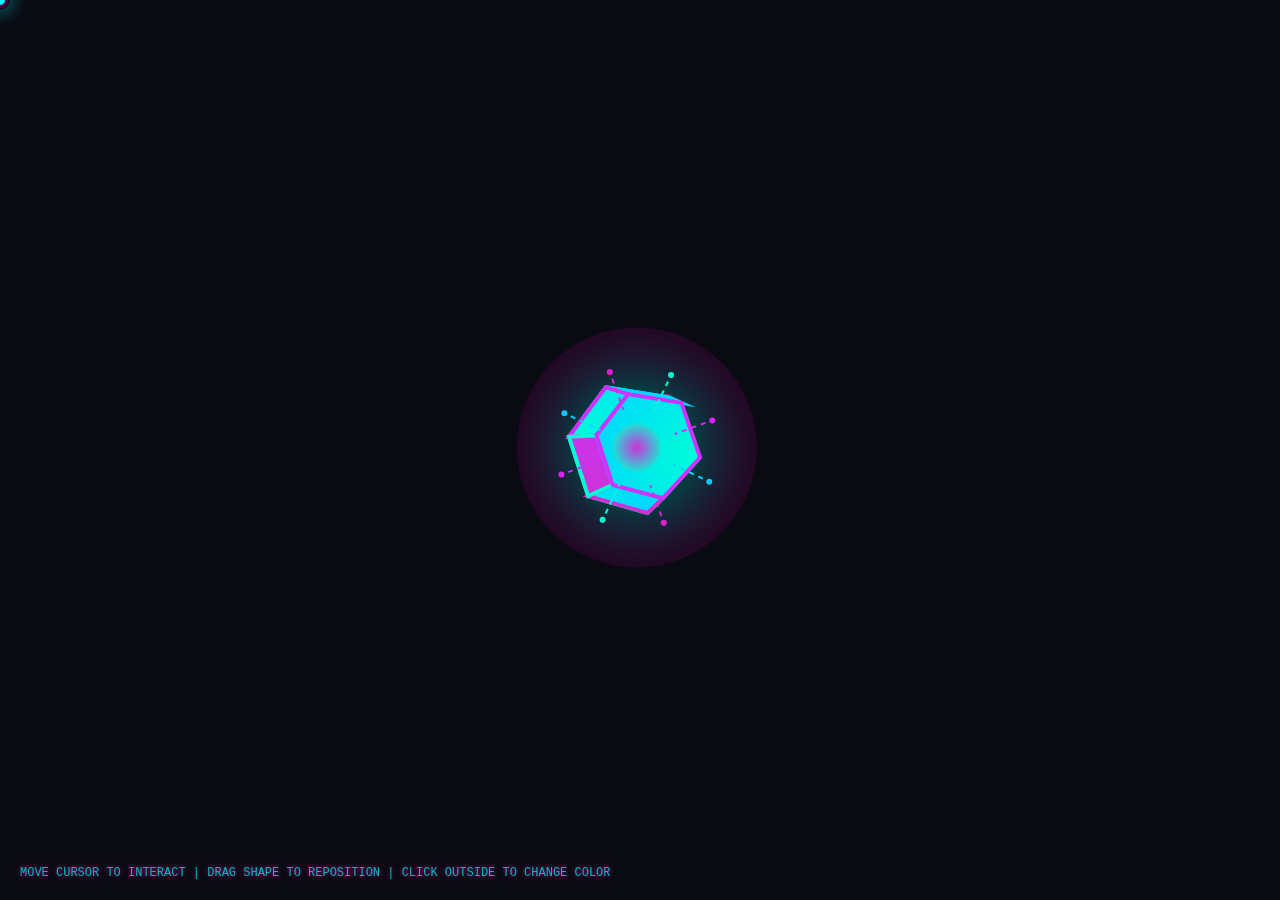
<file: index.html>
<!DOCTYPE html>
<html lang="en">
<head>
  <meta charset="UTF-8">
  <meta name="viewport" content="width=device-width, initial-scale=1.0">
  <title>3D Interactive Cyberpunk Shape</title>
  <style>
    body {
      margin: 0;
      overflow: hidden;
      background-color: #0a0a12;
      cursor: none;
      font-family: 'Courier New', monospace;
      touch-action: none; /* Prevent default touch actions for better mobile drag */
      user-select: none; /* Prevent text selection while dragging */
    }
    
    #canvas-container {
      position: relative;
      width: 100vw;
      height: 100vh;
    }
    
    canvas {
      position: absolute;
      top: 0;
      left: 0;
    }
    
    .cursor {
      position: absolute;
      width: 20px;
      height: 20px;
      border-radius: 50%;
      background: radial-gradient(circle, rgba(255,0,204,0.8) 0%, rgba(0,204,255,0) 70%);
      transform: translate(-50%, -50%);
      pointer-events: none;
      z-index: 999;
      box-shadow: 0 0 15px 5px rgba(0, 255, 255, 0.3);
    }
    
    .cursor::after {
      content: "";
      position: absolute;
      width: 10px;
      height: 10px;
      border-radius: 50%;
      background-color: #00ffff;
      top: 5px;
      left: 5px;
    }
    
    .info {
      position: absolute;
      bottom: 20px;
      left: 20px;
      color: #00ffff;
      font-size: 12px;
      z-index: 100;
      opacity: 0.7;
      text-shadow: 0 0 5px #ff00cc;
    }
  </style>
</head>
<body>
  <div id="canvas-container">
    <canvas id="scene"></canvas>
    <div class="cursor"></div>
    <div class="info">MOVE CURSOR TO INTERACT | DRAG SHAPE TO REPOSITION | CLICK OUTSIDE TO CHANGE COLOR</div>
  </div>

  <script>
    // Initialize variables
    const canvas = document.getElementById('scene');
    const ctx = canvas.getContext('2d');
    const cursor = document.querySelector('.cursor');
    
    // Set canvas dimensions
    canvas.width = window.innerWidth;
    canvas.height = window.innerHeight;
    
    // Dragging state
    let isDragging = false;
    let dragOffsetX = 0;
    let dragOffsetY = 0;
    
    // Shape properties
    let shape = {
      x: canvas.width / 2,
      y: canvas.height / 2,
      size: 120,
      velocityX: 2.5,
      velocityY: 2.0,
      rotationX: 0,
      rotationY: 0,
      rotationZ: 0,
      rotationSpeed: 0.01,
      depth: 60, // 3D depth
      vertices: [],
      edges: [],
      faces: [],
      colors: ['#ff00cc', '#00ffcc', '#ff00ff', '#00ccff'],
      currentColorScheme: 0,
      colorSchemes: [
        ['#ff00cc', '#00ffcc', '#ff00ff', '#00ccff'], // Default cyberpunk
        ['#ff6600', '#ffcc00', '#ff3300', '#ff9900'], // Orange fire
        ['#00ff66', '#33ff99', '#00cc33', '#66ffcc'], // Matrix green
        ['#9900ff', '#cc66ff', '#6600cc', '#cc33ff']  // Neon purple
      ]
    };
    
    // Mouse position
    let mouse = {
      x: canvas.width / 2,
      y: canvas.height / 2,
      influence: 0.08 // How much the mouse affects the shape
    };
    
    // Initialize 3D hexagonal prism vertices
    function initShape() {
      const s = shape.size / 2;
      const d = shape.depth / 2;
      
      // Top hexagon
      for (let i = 0; i < 6; i++) {
        const angle = (Math.PI / 3) * i;
        shape.vertices.push({
          x: Math.cos(angle) * s,
          y: Math.sin(angle) * s,
          z: -d
        });
      }
      
      // Bottom hexagon
      for (let i = 0; i < 6; i++) {
        const angle = (Math.PI / 3) * i;
        shape.vertices.push({
          x: Math.cos(angle) * s,
          y: Math.sin(angle) * s,
          z: d
        });
      }
      
      // Define edges - connections between vertices
      // Top hexagon
      for (let i = 0; i < 6; i++) {
        shape.edges.push([i, (i + 1) % 6]);
      }
      
      // Bottom hexagon
      for (let i = 6; i < 12; i++) {
        shape.edges.push([i, ((i + 1) % 6) + 6]);
      }
      
      // Connecting edges between top and bottom
      for (let i = 0; i < 6; i++) {
        shape.edges.push([i, i + 6]);
      }
      
      // Define faces for coloring
      // Top face
      shape.faces.push([0, 1, 2, 3, 4, 5]);
      // Bottom face
      shape.faces.push([6, 7, 8, 9, 10, 11]);
      // Side faces
      for (let i = 0; i < 6; i++) {
        shape.faces.push([
          i, 
          (i + 1) % 6, 
          ((i + 1) % 6) + 6, 
          i + 6
        ]);
      }
    }
    
    // Project 3D point to 2D with perspective
    function project(point) {
      const focalLength = 300;
      const scale = focalLength / (focalLength + point.z);
      return {
        x: point.x * scale,
        y: point.y * scale,
        z: point.z,
        scale: scale // Keep scale for drawing size
      };
    }
    
    // Rotate a point in 3D space
    function rotatePoint(point, rotX, rotY, rotZ) {
      let x = point.x;
      let y = point.y;
      let z = point.z;
      
      // Rotate around X axis
      let cosX = Math.cos(rotX);
      let sinX = Math.sin(rotX);
      let y1 = y * cosX - z * sinX;
      let z1 = y * sinX + z * cosX;
      
      // Rotate around Y axis
      let cosY = Math.cos(rotY);
      let sinY = Math.sin(rotY);
      let x2 = x * cosY + z1 * sinY;
      let z2 = -x * sinY + z1 * cosY;
      
      // Rotate around Z axis
      let cosZ = Math.cos(rotZ);
      let sinZ = Math.sin(rotZ);
      let x3 = x2 * cosZ - y1 * sinZ;
      let y3 = x2 * sinZ + y1 * cosZ;
      
      return { x: x3, y: y3, z: z2 };
    }
    
    // Draw the shape
    function drawShape() {
      ctx.clearRect(0, 0, canvas.width, canvas.height);
      
      // Apply rotation
      shape.rotationX += 0.003;
      shape.rotationY += 0.007;
      shape.rotationZ += 0.005;
      
      // Only move shape based on velocity if not being dragged
      if (!isDragging) {
        shape.x += shape.velocityX;
        shape.y += shape.velocityY;
        
        // Bounce off walls
        if (shape.x < shape.size || shape.x > canvas.width - shape.size) {
          shape.velocityX *= -1;
          // Add a random jitter to velocity
          shape.velocityX += (Math.random() - 0.5) * 0.5;
          
          // Add a small vibration on wall bounce
          if (navigator.vibrate) {
            navigator.vibrate(20);
          }
        }
        
        if (shape.y < shape.size || shape.y > canvas.height - shape.size) {
          shape.velocityY *= -1;
          // Add a random jitter to velocity
          shape.velocityY += (Math.random() - 0.5) * 0.5;
          
          // Add a small vibration on wall bounce
          if (navigator.vibrate) {
            navigator.vibrate(20);
          }
        }
        
        // Keep velocity in reasonable range
        shape.velocityX = Math.max(-4, Math.min(4, shape.velocityX));
        shape.velocityY = Math.max(-4, Math.min(4, shape.velocityY));
        
        // Attract to mouse position when not dragging
        const mouseAttractX = (mouse.x - shape.x) * mouse.influence;
        const mouseAttractY = (mouse.y - shape.y) * mouse.influence;
        shape.velocityX += mouseAttractX;
        shape.velocityY += mouseAttractY;
      }
      
      // Calculate rotated and projected points
      const transformedVertices = shape.vertices.map(vertex => {
        const rotated = rotatePoint(
          vertex, 
          shape.rotationX, 
          shape.rotationY, 
          shape.rotationZ
        );
        
        const projected = project(rotated);
        
        return {
          x: projected.x + shape.x,
          y: projected.y + shape.y,
          z: rotated.z,
          scale: projected.scale
        };
      });
      
      // Sort faces by z-depth for proper rendering (painter's algorithm)
      const sortedFaces = [...shape.faces].map((face, index) => {
        // Calculate average z value of face
        const avgZ = face.reduce((sum, vertexIndex) => {
          return sum + transformedVertices[vertexIndex].z;
        }, 0) / face.length;
        
        return { face, avgZ, index };
      }).sort((a, b) => a.avgZ - b.avgZ);
      
      // Draw faces with gradients
      sortedFaces.forEach((faceData, i) => {
        const { face, index } = faceData;
        
        if (face.length < 3) return; // Skip invalid faces
        
        ctx.beginPath();
        
        // Move to first vertex
        ctx.moveTo(
          transformedVertices[face[0]].x, 
          transformedVertices[face[0]].y
        );
        
        // Draw lines to other vertices
        for (let j = 1; j < face.length; j++) {
          ctx.lineTo(
            transformedVertices[face[j]].x, 
            transformedVertices[face[j]].y
          );
        }
        
        ctx.closePath();
        
        // Create gradient for this face
        const gradX = transformedVertices[face[0]].x;
        const gradY = transformedVertices[face[0]].y;
        const gradRadius = shape.size * Math.max(0.5, transformedVertices[face[0]].scale);
        
        const gradient = ctx.createRadialGradient(
          gradX, gradY, 0,
          gradX, gradY, gradRadius
        );
        
        const colors = shape.colorSchemes[shape.currentColorScheme];
        const colorIndex1 = index % colors.length;
        const colorIndex2 = (index + 2) % colors.length;
        
        // Add pulse effect to the colors
        const time = Date.now() / 1000;
        const pulse = (Math.sin(time * 3) + 1) / 2;
        
        gradient.addColorStop(0, colors[colorIndex1]);
        gradient.addColorStop(1, colors[colorIndex2]);
        
        ctx.fillStyle = gradient;
        ctx.fill();
        
        // Edge glow effect
        ctx.strokeStyle = colors[(colorIndex1 + 1) % colors.length];
        ctx.lineWidth = 2 + pulse * 2;
        ctx.stroke();
      });
      
      // Draw inner glowing core
      ctx.beginPath();
      ctx.arc(shape.x, shape.y, shape.size / 5, 0, Math.PI * 2);
      
      const coreGradient = ctx.createRadialGradient(
        shape.x, shape.y, 0,
        shape.x, shape.y, shape.size / 3
      );
      
      const time = Date.now() / 1000;
      const pulse = (Math.sin(time * 2) + 1) / 2;
      
      const colors = shape.colorSchemes[shape.currentColorScheme];
      coreGradient.addColorStop(0, colors[0]);
      coreGradient.addColorStop(0.7, colors[1]);
      coreGradient.addColorStop(1, 'rgba(0, 0, 0, 0)');
      
      ctx.fillStyle = coreGradient;
      ctx.fill();
      
      // Draw circuit lines
      const circuitLines = 8;
      const baseAngle = time / 2;
      
      for (let i = 0; i < circuitLines; i++) {
        const angle = baseAngle + (Math.PI * 2 / circuitLines) * i;
        const startX = shape.x + Math.cos(angle) * (shape.size / 3);
        const startY = shape.y + Math.sin(angle) * (shape.size / 3);
        const endX = shape.x + Math.cos(angle) * (shape.size / 1.5 + pulse * 10);
        const endY = shape.y + Math.sin(angle) * (shape.size / 1.5 + pulse * 10);
        
        ctx.beginPath();
        ctx.moveTo(startX, startY);
        ctx.lineTo(endX, endY);
        
        ctx.strokeStyle = colors[i % colors.length];
        ctx.lineWidth = 2;
        ctx.setLineDash([5, 5]);
        ctx.lineDashOffset = time * 10;
        ctx.stroke();
        
        ctx.setLineDash([]);
        
        // Add small glowing dot at the end of each line
        ctx.beginPath();
        ctx.arc(endX, endY, 3 + pulse * 2, 0, Math.PI * 2);
        ctx.fillStyle = colors[i % colors.length];
        ctx.fill();
      }
      
      // Draw glow effect
      ctx.beginPath();
      ctx.arc(shape.x, shape.y, shape.size, 0, Math.PI * 2);
      
      const glowGradient = ctx.createRadialGradient(
        shape.x, shape.y, shape.size * 0.5,
        shape.x, shape.y, shape.size * 1.5
      );
      
      glowGradient.addColorStop(0, 'rgba(0, 255, 255, 0.2)');
      glowGradient.addColorStop(0.5, 'rgba(255, 0, 204, 0.1)');
      glowGradient.addColorStop(1, 'rgba(0, 0, 0, 0)');
      
      ctx.fillStyle = glowGradient;
      ctx.fill();
    }
    
    // Handle mouse movement
    document.addEventListener('mousemove', (e) => {
      mouse.x = e.clientX;
      mouse.y = e.clientY;
      
      // Update custom cursor position
      cursor.style.left = `${e.clientX}px`;
      cursor.style.top = `${e.clientY}px`;
      
      // If dragging, update shape position directly
      if (isDragging) {
        shape.x = e.clientX - dragOffsetX;
        shape.y = e.clientY - dragOffsetY;
        
        // Stop automatic movement while dragging
        shape.velocityX = 0;
        shape.velocityY = 0;
      } else {
        // Normal cursor behavior when not dragging
        // Increase cursor size based on proximity to shape
        const dx = e.clientX - shape.x;
        const dy = e.clientY - shape.y;
        const distance = Math.sqrt(dx * dx + dy * dy);
        
        if (distance < shape.size * 2) {
          const scale = 1 + (1 - distance / (shape.size * 2)) * 1.5;
          cursor.style.transform = `translate(-50%, -50%) scale(${scale})`;
          
          // Change cursor style when hoverable
          if (distance < shape.size) {
            document.body.style.cursor = 'grab';
            cursor.style.opacity = '0.7';
          } else {
            document.body.style.cursor = 'none';
            cursor.style.opacity = '1';
          }
        } else {
          cursor.style.transform = 'translate(-50%, -50%) scale(1)';
          document.body.style.cursor = 'none';
          cursor.style.opacity = '1';
        }
      }
    });
    
    // Handle mousedown for drag start
    document.addEventListener('mousedown', (e) => {
      const dx = e.clientX - shape.x;
      const dy = e.clientY - shape.y;
      const distance = Math.sqrt(dx * dx + dy * dy);
      
      // Only start dragging if click is within the shape
      if (distance < shape.size) {
        isDragging = true;
        dragOffsetX = dx;
        dragOffsetY = dy;
        document.body.style.cursor = 'grabbing';
        
        // Trigger vibration feedback
        if (navigator.vibrate) {
          navigator.vibrate(50);
        }
      } else {
        // Change color scheme on regular clicks outside the shape
        shape.currentColorScheme = (shape.currentColorScheme + 1) % shape.colorSchemes.length;
        
        // Trigger vibration if supported by the device
        if (navigator.vibrate) {
          // Vibrate with a pattern: 100ms on, 50ms off, 200ms on
          navigator.vibrate([100, 50, 200]);
        }
      }
    });
    
    // Handle mouseup to end dragging
    document.addEventListener('mouseup', () => {
      if (isDragging) {
        isDragging = false;
        document.body.style.cursor = 'none';
        
        // Give shape a small random velocity when released
        shape.velocityX = (Math.random() - 0.5) * 4;
        shape.velocityY = (Math.random() - 0.5) * 4;
        
        // Small vibration on release
        if (navigator.vibrate) {
          navigator.vibrate(30);
        }
      }
    });
    
    // Handle window resize
    window.addEventListener('resize', () => {
      canvas.width = window.innerWidth;
      canvas.height = window.innerHeight;
      
      // Reset shape position
      shape.x = canvas.width / 2;
      shape.y = canvas.height / 2;
    });
    
    // Add touch support for mobile devices
    document.addEventListener('touchmove', (e) => {
      e.preventDefault(); // Prevent scrolling
      
      if (e.touches.length > 0) {
        const touch = e.touches[0];
        mouse.x = touch.clientX;
        mouse.y = touch.clientY;
        
        // Update custom cursor position
        cursor.style.left = `${touch.clientX}px`;
        cursor.style.top = `${touch.clientY}px`;
        
        // If dragging, update shape position directly
        if (isDragging) {
          shape.x = touch.clientX - dragOffsetX;
          shape.y = touch.clientY - dragOffsetY;
          
          // Stop automatic movement while dragging
          shape.velocityX = 0;
          shape.velocityY = 0;
        }
      }
    }, { passive: false });
    
    document.addEventListener('touchstart', (e) => {
      if (e.touches.length > 0) {
        const touch = e.touches[0];
        
        const dx = touch.clientX - shape.x;
        const dy = touch.clientY - shape.y;
        const distance = Math.sqrt(dx * dx + dy * dy);
        
        // Only start dragging if touch is within the shape
        if (distance < shape.size) {
          isDragging = true;
          dragOffsetX = dx;
          dragOffsetY = dy;
          
          // Trigger vibration feedback
          if (navigator.vibrate) {
            navigator.vibrate(50);
          }
        } else {
          // Change color scheme on regular touches outside the shape
          shape.currentColorScheme = (shape.currentColorScheme + 1) % shape.colorSchemes.length;
          
          // Trigger vibration if supported by the device
          if (navigator.vibrate) {
            // Vibrate with a pattern: 100ms on, 50ms off, 200ms on
            navigator.vibrate([100, 50, 200]);
          }
        }
      }
    }, { passive: false });
    
    document.addEventListener('touchend', () => {
      if (isDragging) {
        isDragging = false;
        
        // Give shape a small random velocity when released
        shape.velocityX = (Math.random() - 0.5) * 4;
        shape.velocityY = (Math.random() - 0.5) * 4;
        
        // Small vibration on release
        if (navigator.vibrate) {
          navigator.vibrate(30);
        }
      }
    });
    
    // Animation loop
    function animate() {
      drawShape();
      requestAnimationFrame(animate);
    }
    
    // Initialize and start animation
    initShape();
    animate();
  </script>
</body>
</html>
</file>
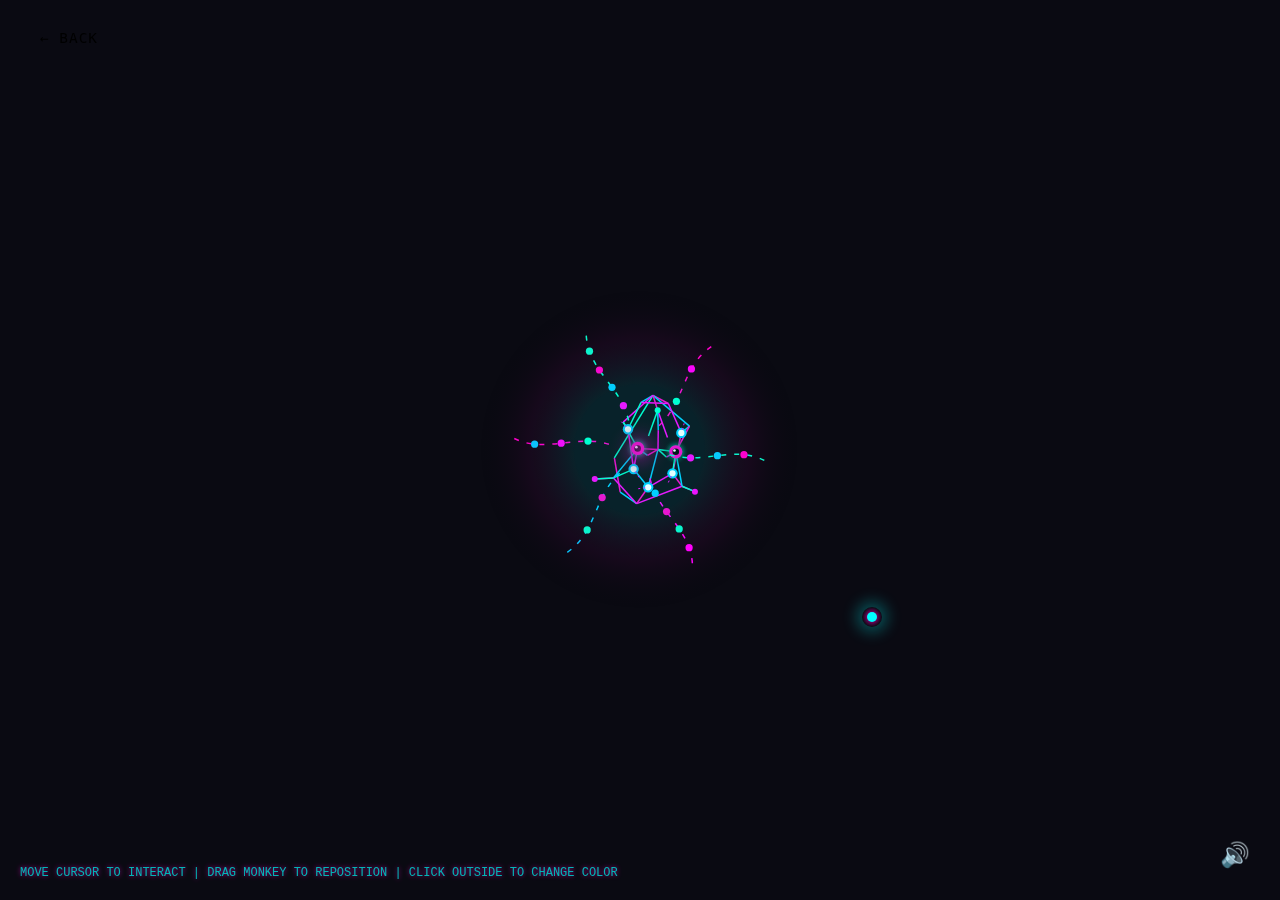
<file: 3D Interactive Cyberpunk Monkey.html>
<!DOCTYPE html>
<!-- saved from url=(0067)file:///Users/floomp.meme/Desktop/Floomp%20Labs/stimkid/sphere.html -->
<html lang="en"><head><meta http-equiv="Content-Type" content="text/html; charset=UTF-8">
  <meta name="apple-mobile-web-app-capable" content="yes">
  <meta name="apple-mobile-web-app-status-bar-style" content="black-translucent">
  <meta name="format-detection" content="telephone=no">
  <meta name="apple-touch-fullscreen" content="yes">
  <meta name="apple-mobile-web-app-title" content="StimVerse">
  <meta name="apple-mobile-web-app-orientations" content="portrait">
  <meta name="theme-color" content="#000000">
  <link rel="apple-touch-icon" href="icon.png">
  <link rel="apple-touch-startup-image" href="splash.png">
  <script>
    // iOS loading fixes
    window.addEventListener(load, function() {
      // Force layout recalculation
      document.body.style.display = none;
      document.body.offsetHeight;
      document.body.style.display = ;
      
      // Fix for iOS Safari 100vh issue
      function setAppHeight() {
        const doc = document.documentElement;
        doc.style.setProperty(--app-height, `${window.innerHeight}px`);
      }
      window.addEventListener(resize, setAppHeight);
      setAppHeight();
      
      // Fix for iOS Safari canvas rendering
      if (/iPad|iPhone|iPod/.test(navigator.userAgent) && !window.MSStream) {
        const canvas = document.querySelector(canvas);
        if (canvas) {
          const context = canvas.getContext(webgl) || canvas.getContext(2d);
          if (context) {
            context.clearRect(0, 0, canvas.width, canvas.height);
            context.drawImage(canvas, 0, 0);
          }
        }
      }
    });
  </script>
  
  <meta name="viewport" content="width=device-width, initial-scale=1.0, maximum-scale=1.0, user-scalable=no, viewport-fit=cover, minimal-ui">
  <title>3D Interactive Cyberpunk Monkey</title>
  <script>
    // iOS Safari specific fixes
    if (/iPad|iPhone|iPod/.test(navigator.userAgent) && !window.MSStream) {
      // Prevent double-tap zoom
      document.addEventListener(touchstart, function(e) {
        if (e.touches.length > 1) {
          e.preventDefault();
        }
      }, { passive: false });
      
      // Prevent elastic scrolling
      document.body.addEventListener(touchmove, function(e) {
        if (e.target.tagName === CANVAS) {
          e.preventDefault();
        }
      }, { passive: false });
      
      // Fix for iOS Safari canvas rendering
      function fixCanvasRendering() {
        const canvas = document.querySelector(canvas);
        if (canvas) {
          const context = canvas.getContext(webgl) || canvas.getContext(2d);
          if (context) {
            context.clearRect(0, 0, canvas.width, canvas.height);
            context.drawImage(canvas, 0, 0);
          }
        }
      }
      
      // Fix for iOS Safari orientation changes
      window.addEventListener(orientationchange, function() {
        setTimeout(function() {
          fixCanvasRendering();
          setAppHeight();
        }, 100);
      });
    }
  </script>
  <script src="sound-toggle.js"></script>
  <link rel="stylesheet" href="back-button.css">
  <style>
    :root {
      --safe-area-inset-top: env(safe-area-inset-top);
      --safe-area-inset-bottom: env(safe-area-inset-bottom);
      --safe-area-inset-left: env(safe-area-inset-left);
      --safe-area-inset-right: env(safe-area-inset-right);
    }
    * {
      -webkit-tap-highlight-color: transparent;
      -webkit-touch-callout: none;
      -webkit-user-select: none;
      -webkit-text-size-adjust: 100%;
      -webkit-overflow-scrolling: touch;
      -webkit-transform: translateZ(0);
      transform: translateZ(0);
      backface-visibility: hidden;
      perspective: 1000;
    }
    html, body {
      height: 100%;
      width: 100%;
      margin: 0;
      padding: 0;
      overflow: hidden;
      position: fixed;
      -webkit-overflow-scrolling: touch;
    }
    body {
      min-height: 100vh;
      min-height: -webkit-fill-available;
      padding: env(safe-area-inset-top) env(safe-area-inset-right) env(safe-area-inset-bottom) env(safe-area-inset-left);
      position: fixed;
      width: 100%;
      height: 100%;
      overflow: hidden;
      overscroll-behavior: none;
      -webkit-transform: translate3d(0,0,0);
      transform: translate3d(0,0,0);
    }
    @supports (-webkit-touch-callout: none) {
      body {
        min-height: -webkit-fill-available;
      }
    }
    canvas {
      touch-action: none;
      -webkit-transform: translateZ(0);
      transform: translateZ(0);
      backface-visibility: hidden;
      perspective: 1000;
      position: fixed;
      top: 0;
      left: 0;
      width: 100%;
      height: 100%;
    }
    body {
      margin: 0;
      overflow: hidden;
      background-color: #0a0a12;
      cursor: none;
      font-family: 'Courier New', monospace;
    }
    
    #canvas-container {
      position: relative;
      width: 100vw;
      height: 100vh;
    }
    
    canvas {
      position: absolute;
      top: 0;
      left: 0;
    }
    
    .cursor {
      position: absolute;
      width: 20px;
      height: 20px;
      border-radius: 50%;
      background: radial-gradient(circle, rgba(255,0,204,0.8) 0%, rgba(0,204,255,0) 70%);
      transform: translate(-50%, -50%);
      pointer-events: none;
      z-index: 999;
      box-shadow: 0 0 15px 5px rgba(0, 255, 255, 0.3);
    }
    
    .cursor::after {
      content: "";
      position: absolute;
      width: 10px;
      height: 10px;
      border-radius: 50%;
      background-color: #00ffff;
      top: 5px;
      left: 5px;
    }
    
    .info {
      position: absolute;
      bottom: 20px;
      left: 20px;
      color: #00ffff;
      font-size: 12px;
      z-index: 100;
      opacity: 0.7;
      text-shadow: 0 0 5px #ff00cc;
    }
  </style>
</head>
<body style="cursor: none;">
  <a href="index.html" class="back-button">← BACK</a>
  <div id="canvas-container">
    <canvas id="scene" width="1472" height="849"></canvas>
    <div class="cursor" style="left: 872px; top: 617px; transform: translate(-50%, -50%) scale(1); opacity: 1;"></div>
    <div class="info">MOVE CURSOR TO INTERACT | DRAG MONKEY TO REPOSITION | CLICK OUTSIDE TO CHANGE COLOR</div>
  </div>

  <script>
    // Initialize variables
    const canvas = document.getElementById('scene');
    const ctx = canvas.getContext('2d');
    const cursor = document.querySelector('.cursor');
    
    // Set canvas dimensions
    canvas.width = window.innerWidth;
    canvas.height = window.innerHeight;
    
    // Dragging state
    let isDragging = false;
    let dragOffsetX = 0;
    let dragOffsetY = 0;
    
    // Shape properties
    let shape = {
      x: canvas.width / 2,
      y: canvas.height / 2,
      scale: 80, // Base scale for the monkey
      velocityX: 2.5,
      velocityY: 2.0,
      rotationX: 0,
      rotationY: 0,
      rotationZ: 0,
      pointSize: 2,
      currentColorScheme: 0,
      colorSchemes: [
        ['#ff00cc', '#00ffcc', '#ff00ff', '#00ccff'], // Default cyberpunk
        ['#ff6600', '#ffcc00', '#ff3300', '#ff9900'], // Orange fire
        ['#00ff66', '#33ff99', '#00cc33', '#66ffcc'], // Matrix green
        ['#9900ff', '#cc66ff', '#6600cc', '#cc33ff']  // Neon purple
      ]
    };
    
    // Mouse position
    let mouse = {
      x: canvas.width / 2,
      y: canvas.height / 2,
      influence: 0.08 // How much the mouse affects the shape
    };

    // Monkey model - simplified vertices and connections
    const monkeyVertices = [
      // Head - spherical base
      {x: 0, y: 0, z: 0},          // 0: Center of head
      
      // Face 
      {x: 0, y: -0.5, z: 0.8},     // 1: Nose tip
      {x: 0, y: -0.2, z: 0.9},     // 2: Upper nose
      {x: 0, y: 0.1, z: 0.95},     // 3: Between eyes
      {x: -0.3, y: 0.1, z: 0.85},  // 4: Left eye
      {x: 0.3, y: 0.1, z: 0.85},   // 5: Right eye
      {x: -0.5, y: -0.3, z: 0.7},  // 6: Left cheek
      {x: 0.5, y: -0.3, z: 0.7},   // 7: Right cheek
      {x: 0, y: -0.7, z: 0.5},     // 8: Chin
      
      // Ears
      {x: -0.7, y: 0.5, z: 0.2},   // 9: Left ear tip
      {x: -0.5, y: 0.5, z: 0.4},   // 10: Left ear base
      {x: 0.7, y: 0.5, z: 0.2},    // 11: Right ear tip
      {x: 0.5, y: 0.5, z: 0.4},    // 12: Right ear base
      
      // Back of head
      {x: 0, y: 0.7, z: 0},        // 13: Back of head
      {x: 0, y: 0.4, z: -0.6},     // 14: Back crown
      {x: 0, y: 0, z: -0.8},       // 15: Back center
      
      // Mouth
      {x: -0.2, y: -0.6, z: 0.6},  // 16: Left mouth
      {x: 0.2, y: -0.6, z: 0.6},   // 17: Right mouth
      
      // Additional features
      {x: -0.15, y: -0.1, z: 0.9}, // 18: Left nostril
      {x: 0.15, y: -0.1, z: 0.9},  // 19: Right nostril
      {x: -0.15, y: 0.2, z: 0.9},  // 20: Left eyebrow
      {x: 0.15, y: 0.2, z: 0.9},   // 21: Right eyebrow
      
      // Extra points for cybernetic enhancements
      {x: -0.3, y: 0.4, z: 0.7},   // 22: Left temple
      {x: 0.3, y: 0.4, z: 0.7},    // 23: Right temple
      {x: 0, y: 0.6, z: 0.5},      // 24: Forehead center
      {x: -0.4, y: -0.2, z: 0.65}, // 25: Left jaw
      {x: 0.4, y: -0.2, z: 0.65}   // 26: Right jaw
    ];
    
    // Define connections between vertices to create the monkey shape
    const monkeyLines = [
      // Face outline
      [3, 4], [4, 6], [6, 8], [8, 7], [7, 5], [5, 3],
      
      // Nose
      [3, 2], [2, 1], [1, 8],
      
      // Nostrils
      [1, 18], [1, 19],
      
      // Eyes
      [4, 20], [20, 3], [3, 21], [21, 5],
      
      // Ears
      [4, 10], [10, 9], [9, 10], [10, 13],
      [5, 12], [12, 11], [11, 12], [12, 13],
      
      // Back of head
      [13, 14], [14, 15], [15, 8],
      
      // Mouth
      [16, 17], [16, 8], [17, 8],
      
      // Cybernetic enhancements
      [22, 10], [22, 4], [22, 24],
      [23, 12], [23, 5], [23, 24],
      [24, 3], [24, 13],
      [6, 25], [25, 22],
      [7, 26], [26, 23],
      [25, 16], [26, 17]
    ];
    
    // Feature points for special effects
    const featurePoints = [
      {index: 4, type: "eye"},     // Left eye
      {index: 5, type: "eye"},     // Right eye
      {index: 1, type: "nose"},    // Nose
      {index: 9, type: "ear"},     // Left ear
      {index: 11, type: "ear"},    // Right ear
      {index: 22, type: "cyber"},  // Left temple
      {index: 23, type: "cyber"},  // Right temple
      {index: 24, type: "cyber"},  // Forehead
      {index: 25, type: "cyber"},  // Left jaw implant
      {index: 26, type: "cyber"}   // Right jaw implant
    ];
    
    // Project 3D point to 2D with perspective
    function project(point3D) {
      const focalLength = 300;
      const z = point3D.z * shape.scale;
      const scale = focalLength / (focalLength + z);
      
      return {
        x: point3D.x * scale * shape.scale + shape.x,
        y: point3D.y * scale * shape.scale + shape.y,
        z: z,
        scale: scale // Store scale for dot size adjustments
      };
    }
    
    // Rotate a point in 3D space
    function rotatePoint(point) {
      let {x, y, z} = point;
      
      // Rotate around X axis
      const cosX = Math.cos(shape.rotationX);
      const sinX = Math.sin(shape.rotationX);
      const y1 = y * cosX - z * sinX;
      const z1 = y * sinX + z * cosX;
      
      // Rotate around Y axis
      const cosY = Math.cos(shape.rotationY);
      const sinY = Math.sin(shape.rotationY);
      const x2 = x * cosY + z1 * sinY;
      const z2 = -x * sinY + z1 * cosY;
      
      // Rotate around Z axis
      const cosZ = Math.cos(shape.rotationZ);
      const sinZ = Math.sin(shape.rotationZ);
      const x3 = x2 * cosZ - y1 * sinZ;
      const y3 = x2 * sinZ + y1 * cosZ;
      
      return { x: x3, y: y3, z: z2 };
    }
    
    // Draw the monkey
    function drawMonkey() {
      ctx.clearRect(0, 0, canvas.width, canvas.height);
      
      // Apply rotation
      shape.rotationX += 0.003;
      shape.rotationY += 0.007;
      shape.rotationZ += 0.002;
      
      // Only move shape based on velocity if not being dragged
      if (!isDragging) {
        shape.x += shape.velocityX;
        shape.y += shape.velocityY;
        
        // Bounce off walls
        if (shape.x < shape.scale || shape.x > canvas.width - shape.scale) {
          shape.velocityX *= -1;
          // Add a random jitter to velocity
          shape.velocityX += (Math.random() - 0.5) * 0.5;
        }
        
        if (shape.y < shape.scale || shape.y > canvas.height - shape.scale) {
          shape.velocityY *= -1;
          // Add a random jitter to velocity
          shape.velocityY += (Math.random() - 0.5) * 0.5;
        }
        
        // Keep velocity in reasonable range
        shape.velocityX = Math.max(-4, Math.min(4, shape.velocityX));
        shape.velocityY = Math.max(-4, Math.min(4, shape.velocityY));
        
        // Attract to mouse position when not dragging
        const mouseAttractX = (mouse.x - shape.x) * mouse.influence;
        const mouseAttractY = (mouse.y - shape.y) * mouse.influence;
        shape.velocityX += mouseAttractX;
        shape.velocityY += mouseAttractY;
      }
      
      // Transform points (rotate and project)
      const transformedPoints = monkeyVertices.map(point => {
        const rotated = rotatePoint(point);
        return project(rotated);
      });
      
      // Sort connections by average z-value for proper depth rendering
      const sortedLines = [...monkeyLines].map((line, index) => {
        const p1 = transformedPoints[line[0]];
        const p2 = transformedPoints[line[1]];
        const avgZ = (p1.z + p2.z) / 2;
        return { line, avgZ, index };
      }).sort((a, b) => a.avgZ - b.avgZ);
      
      const time = Date.now() / 1000;
      const pulse = (Math.sin(time * 2) + 1) / 2; // For pulsing effects
      const colors = shape.colorSchemes[shape.currentColorScheme];
      
      // Draw connecting lines (back to front)
      ctx.lineWidth = 1.5;
      
      sortedLines.forEach((lineData, i) => {
        const { line, index } = lineData;
        const p1 = transformedPoints[line[0]];
        const p2 = transformedPoints[line[1]];
        
        ctx.beginPath();
        ctx.moveTo(p1.x, p1.y);
        ctx.lineTo(p2.x, p2.y);
        
        // Vary line color based on position
        const colorIndex = index % colors.length;
        ctx.strokeStyle = colors[colorIndex];
        ctx.stroke();
      });
      
      // Draw feature points with special effects
      featurePoints.forEach(feature => {
        const point = transformedPoints[feature.index];
        
        if (feature.type === "eye") {
          // Draw glowing eyes
          const eyeSize = 5 + pulse * 2;
          
          // Outer glow
          ctx.beginPath();
          ctx.arc(point.x, point.y, eyeSize * 2, 0, Math.PI * 2);
          const eyeGlow = ctx.createRadialGradient(
            point.x, point.y, eyeSize * 0.5,
            point.x, point.y, eyeSize * 2
          );
          eyeGlow.addColorStop(0, colors[1] + 'cc');
          eyeGlow.addColorStop(1, 'rgba(0,0,0,0)');
          ctx.fillStyle = eyeGlow;
          ctx.fill();
          
          // Inner eye
          ctx.beginPath();
          ctx.arc(point.x, point.y, eyeSize, 0, Math.PI * 2);
          ctx.fillStyle = colors[0];
          ctx.fill();
          
          // Pupil
          ctx.beginPath();
          ctx.arc(point.x, point.y, eyeSize * 0.5, 0, Math.PI * 2);
          ctx.fillStyle = '#000';
          ctx.fill();
          
          // Catchlight
          ctx.beginPath();
          ctx.arc(point.x - eyeSize * 0.2, point.y - eyeSize * 0.2, eyeSize * 0.2, 0, Math.PI * 2);
          ctx.fillStyle = '#fff';
          ctx.fill();
        } 
        else if (feature.type === "cyber") {
          // Draw cybernetic implant nodes
          const implantSize = 4 + pulse * 1.5;
          
          ctx.beginPath();
          ctx.arc(point.x, point.y, implantSize, 0, Math.PI * 2);
          ctx.fillStyle = colors[3];
          ctx.fill();
          
          ctx.beginPath();
          ctx.arc(point.x, point.y, implantSize * 0.6, 0, Math.PI * 2);
          ctx.fillStyle = '#fff';
          ctx.fill();
          
          // Draw data exchange lines
          if (time % 3 < 1.5) {
            const dataLength = 15 * pulse;
            const angle = time * 3 + feature.index;
            
            ctx.beginPath();
            ctx.moveTo(point.x, point.y);
            ctx.lineTo(
              point.x + Math.cos(angle) * dataLength, 
              point.y + Math.sin(angle) * dataLength
            );
            ctx.strokeStyle = colors[2];
            ctx.lineWidth = 1;
            ctx.setLineDash([2, 3]);
            ctx.stroke();
            ctx.setLineDash([]);
          }
        }
        else if (feature.type === "nose") {
          // Nose highlight
          ctx.beginPath();
          ctx.arc(point.x, point.y, 3, 0, Math.PI * 2);
          ctx.fillStyle = colors[1];
          ctx.fill();
        }
        else if (feature.type === "ear") {
          // Ear detail
          ctx.beginPath();
          ctx.arc(point.x, point.y, 3, 0, Math.PI * 2);
          ctx.fillStyle = colors[2];
          ctx.fill();
        }
      });
      
      // Draw core glow at center of head
      const centerPoint = transformedPoints[0];
      const coreGradient = ctx.createRadialGradient(
        centerPoint.x, centerPoint.y, 0,
        centerPoint.x, centerPoint.y, shape.scale * 0.4
      );
      
      coreGradient.addColorStop(0, colors[0] + '66');
      coreGradient.addColorStop(1, 'rgba(0,0,0,0)');
      
      ctx.beginPath();
      ctx.arc(centerPoint.x, centerPoint.y, shape.scale * 0.5, 0, Math.PI * 2);
      ctx.fillStyle = coreGradient;
      ctx.fill();
      
      // Draw circuit pattern around the head
      const circuitLines = 6;
      const baseAngle = time / 3;
      
      for (let i = 0; i < circuitLines; i++) {
        const angle = baseAngle + (Math.PI * 2 / circuitLines) * i;
        
        // Draw circuit paths emanating from the center
        const centerX = shape.x;
        const centerY = shape.y;
        const startX = centerX + Math.cos(angle) * (shape.scale * 0.3);
        const startY = centerY + Math.sin(angle) * (shape.scale * 0.3);
        const endX = centerX + Math.cos(angle) * (shape.scale * 1.5 + pulse * 15);
        const endY = centerY + Math.sin(angle) * (shape.scale * 1.5 + pulse * 15);
        
        // Curved circuit path
        ctx.beginPath();
        ctx.moveTo(startX, startY);
        
        // Control points for curved path
        const ctrlX1 = centerX + Math.cos(angle + 0.2) * (shape.scale * 0.8);
        const ctrlY1 = centerY + Math.sin(angle + 0.2) * (shape.scale * 0.8);
        const ctrlX2 = centerX + Math.cos(angle - 0.2) * (shape.scale * 1.2);
        const ctrlY2 = centerY + Math.sin(angle - 0.2) * (shape.scale * 1.2);
        
        ctx.bezierCurveTo(ctrlX1, ctrlY1, ctrlX2, ctrlY2, endX, endY);
        
        ctx.strokeStyle = colors[i % colors.length];
        ctx.lineWidth = 1.5;
        ctx.setLineDash([5, 8]);
        ctx.lineDashOffset = time * 10;
        ctx.stroke();
        
        // Draw circuit nodes along the path
        const nodeCount = 2 + (i % 3);
        for (let j = 1; j <= nodeCount; j++) {
          const t = j / (nodeCount + 1);
          
          // Calculate point along the bezier curve
          const bx = Math.pow(1-t, 3) * startX +
                    3 * Math.pow(1-t, 2) * t * ctrlX1 +
                    3 * (1-t) * Math.pow(t, 2) * ctrlX2 +
                    Math.pow(t, 3) * endX;
                    
          const by = Math.pow(1-t, 3) * startY +
                    3 * Math.pow(1-t, 2) * t * ctrlY1 +
                    3 * (1-t) * Math.pow(t, 2) * ctrlY2 +
                    Math.pow(t, 3) * endY;
          
          // Draw node
          ctx.beginPath();
          ctx.arc(bx, by, 2 + pulse * 2, 0, Math.PI * 2);
          ctx.fillStyle = colors[(i + j) % colors.length];
          ctx.fill();
        }
      }
      
      ctx.setLineDash([]);
      
      // Draw outer glow
      const outerGradient = ctx.createRadialGradient(
        shape.x, shape.y, shape.scale * 0.8,
        shape.x, shape.y, shape.scale * 2
      );
      
      outerGradient.addColorStop(0, 'rgba(0,255,255,0.1)');
      outerGradient.addColorStop(0.5, 'rgba(255,0,204,0.05)');
      outerGradient.addColorStop(1, 'rgba(0,0,0,0)');
      
      ctx.beginPath();
      ctx.arc(shape.x, shape.y, shape.scale * 2, 0, Math.PI * 2);
      ctx.fillStyle = outerGradient;
      ctx.fill();
    }
    
    // Handle mouse movement
    document.addEventListener('mousemove', (e) => {
      mouse.x = e.clientX;
      mouse.y = e.clientY;
      
      // Update custom cursor position
      cursor.style.left = `${e.clientX}px`;
      cursor.style.top = `${e.clientY}px`;
      
      // If dragging, update shape position directly
      if (isDragging) {
        shape.x = e.clientX - dragOffsetX;
        shape.y = e.clientY - dragOffsetY;
        
        // Stop automatic movement while dragging
        shape.velocityX = 0;
        shape.velocityY = 0;
      } else {
        // Normal cursor behavior when not dragging
        // Increase cursor size based on proximity to shape
        const dx = e.clientX - shape.x;
        const dy = e.clientY - shape.y;
        const distance = Math.sqrt(dx * dx + dy * dy);
        
        if (distance < shape.scale * 2) {
          const scale = 1 + (1 - distance / (shape.scale * 2)) * 1.5;
          cursor.style.transform = `translate(-50%, -50%) scale(${scale})`;
          
          // Change cursor style when hoverable
          if (distance < shape.scale) {
            document.body.style.cursor = 'grab';
            cursor.style.opacity = '0.7';
          } else {
            document.body.style.cursor = 'none';
            cursor.style.opacity = '1';
          }
        } else {
          cursor.style.transform = 'translate(-50%, -50%) scale(1)';
          document.body.style.cursor = 'none';
          cursor.style.opacity = '1';
        }
      }
    });
    
    // Handle mousedown for drag start
    document.addEventListener('mousedown', (e) => {
      const dx = e.clientX - shape.x;
      const dy = e.clientY - shape.y;
      const distance = Math.sqrt(dx * dx + dy * dy);
      
      // Only start dragging if click is within the shape
      if (distance < shape.scale) {
        isDragging = true;
        dragOffsetX = dx;
        dragOffsetY = dy;
        document.body.style.cursor = 'grabbing';
        
        // Trigger vibration feedback
        if (navigator.vibrate) {
          navigator.vibrate(50);
        }
      } else {
        // Change color scheme on regular clicks outside the shape
        shape.currentColorScheme = (shape.currentColorScheme + 1) % shape.colorSchemes.length;
        
        // Trigger vibration if supported by the device
        if (navigator.vibrate) {
          navigator.vibrate([100, 50, 200]);
        }
      }
    });
    
    // Handle mouseup to end dragging
    document.addEventListener('mouseup', () => {
      if (isDragging) {
        isDragging = false;
        document.body.style.cursor = 'none';
        
        // Give shape a small random velocity when released
        shape.velocityX = (Math.random() - 0.5) * 4;
        shape.velocityY = (Math.random() - 0.5) * 4;
        
        // Small vibration on release
        if (navigator.vibrate) {
          navigator.vibrate(30);
        }
      }
    });
    
    // Handle window resize
    window.addEventListener('resize', () => {
      canvas.width = window.innerWidth;
      canvas.height = window.innerHeight;
      
      // Reset shape position
      shape.x = canvas.width / 2;
      shape.y = canvas.height / 2;
    });
    
    // Add touch support for mobile devices
    document.addEventListener('touchmove', (e) => {
      e.preventDefault(); // Prevent scrolling
      
      if (e.touches.length > 0) {
        const touch = e.touches[0];
        mouse.x = touch.clientX;
        mouse.y = touch.clientY;
        
        // Update custom cursor position
        cursor.style.left = `${touch.clientX}px`;
        cursor.style.top = `${touch.clientY}px`;
        
        // If dragging, update shape position directly
        if (isDragging) {
          shape.x = touch.clientX - dragOffsetX;
          shape.y = touch.clientY - dragOffsetY;
          
          // Stop automatic movement while dragging
          shape.velocityX = 0;
          shape.velocityY = 0;
        }
      }
    }, { passive: false });
    
    document.addEventListener('touchstart', (e) => {
      if (e.touches.length > 0) {
        const touch = e.touches[0];
        
        const dx = touch.clientX - shape.x;
        const dy = touch.clientY - shape.y;
        const distance = Math.sqrt(dx * dx + dy * dy);
        
        // Only start dragging if touch is within the shape
        if (distance < shape.scale) {
          isDragging = true;
          dragOffsetX = dx;
          dragOffsetY = dy;
          
          // Trigger vibration feedback
          if (navigator.vibrate) {
            navigator.vibrate(50);
          }
        } else {
          // Change color scheme on regular touches outside the shape
          shape.currentColorScheme = (shape.currentColorScheme + 1) % shape.colorSchemes.length;
          
          // Trigger vibration if supported by the device
          if (navigator.vibrate) {
            navigator.vibrate([100, 50, 200]);
          }
        }
      }
    }, { passive: false });
    
    document.addEventListener('touchend', () => {
      if (isDragging) {
        isDragging = false;
        
        // Give shape a small random velocity when released
        shape.velocityX = (Math.random() - 0.5) * 4;
        shape.velocityY = (Math.random() - 0.5) * 4;
        
        // Small vibration on release
        if (navigator.vibrate) {
          navigator.vibrate(30);
        }
      }
    });
    
    // Animation loop
    function animate() {
      drawMonkey();
      requestAnimationFrame(animate);
    }
    
    // Start animation
    animate();
  </script>

</body></html>
</file>
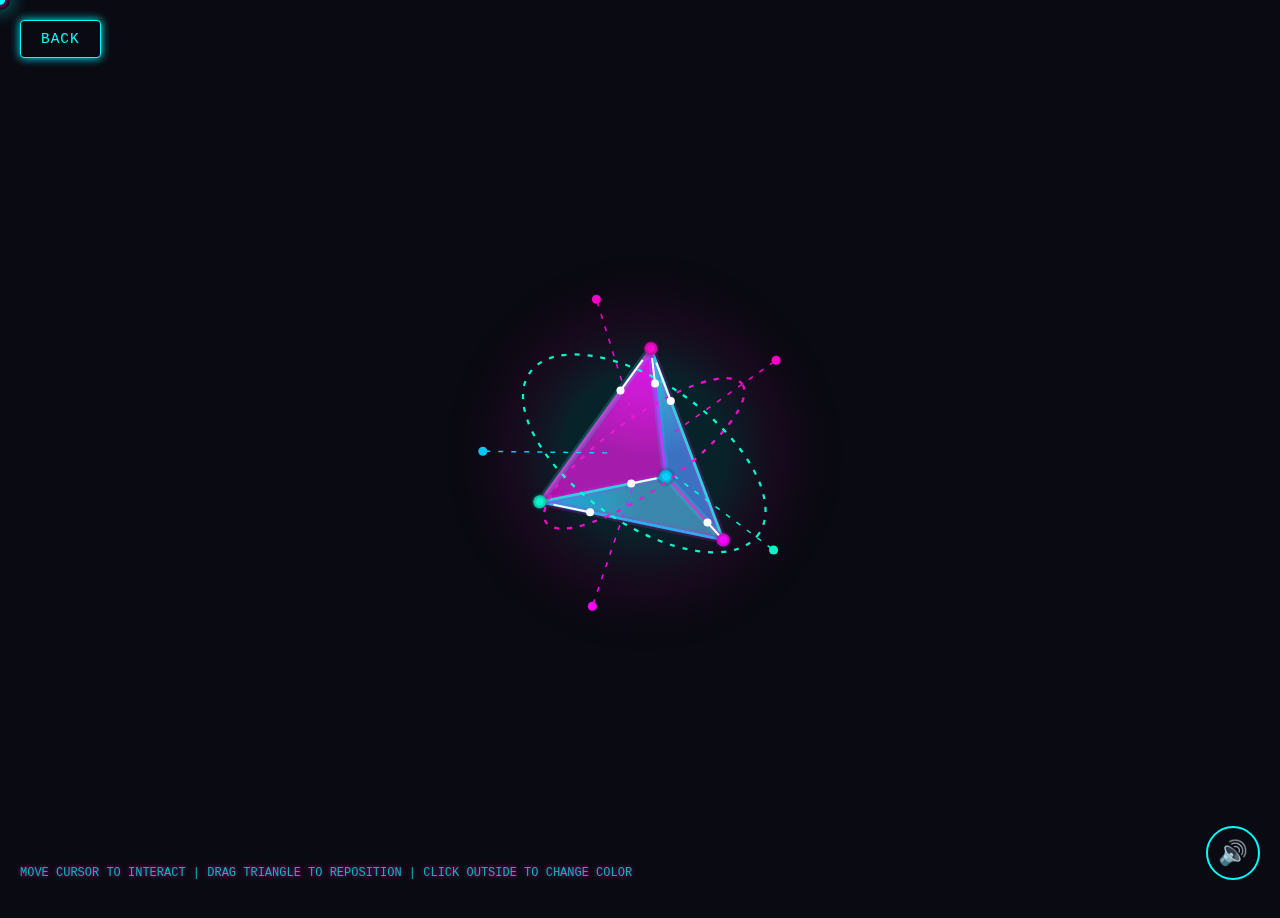
<file: bug.html>
<!DOCTYPE html>
<html lang="en">
<head>
  <meta name="apple-mobile-web-app-capable" content="yes">
  <meta name="apple-mobile-web-app-status-bar-style" content="black-translucent">
  <meta name="format-detection" content="telephone=no">
  <meta name="apple-touch-fullscreen" content="yes">
  <meta name="apple-mobile-web-app-title" content="StimVerse">
  <meta name="apple-mobile-web-app-orientations" content="portrait">
  <meta name="theme-color" content="#000000">
  <link rel="apple-touch-icon" href="icon.png">
  <link rel="apple-touch-startup-image" href="splash.png">
  <script>
    // iOS loading fixes
    window.addEventListener(load, function() {
      // Force layout recalculation
      document.body.style.display = none;
      document.body.offsetHeight;
      document.body.style.display = ;
      
      // Fix for iOS Safari 100vh issue
      function setAppHeight() {
        const doc = document.documentElement;
        doc.style.setProperty(--app-height, `${window.innerHeight}px`);
      }
      window.addEventListener(resize, setAppHeight);
      setAppHeight();
      
      // Fix for iOS Safari canvas rendering
      if (/iPad|iPhone|iPod/.test(navigator.userAgent) && !window.MSStream) {
        const canvas = document.querySelector(canvas);
        if (canvas) {
          const context = canvas.getContext(webgl) || canvas.getContext(2d);
          if (context) {
            context.clearRect(0, 0, canvas.width, canvas.height);
            context.drawImage(canvas, 0, 0);
          }
        }
      }
    });
  </script>
  <meta charset="UTF-8">
  <meta name="viewport" content="width=device-width, initial-scale=1.0, maximum-scale=1.0, user-scalable=no, viewport-fit=cover, minimal-ui">
  <title>StimVerse - Interactive Bug</title>
  <script>
    // iOS Safari specific fixes
    if (/iPad|iPhone|iPod/.test(navigator.userAgent) && !window.MSStream) {
      // Prevent double-tap zoom
      document.addEventListener(touchstart, function(e) {
        if (e.touches.length > 1) {
          e.preventDefault();
        }
      }, { passive: false });
      
      // Prevent elastic scrolling
      document.body.addEventListener(touchmove, function(e) {
        if (e.target.tagName === CANVAS) {
          e.preventDefault();
        }
      }, { passive: false });
      
      // Fix for iOS Safari canvas rendering
      function fixCanvasRendering() {
        const canvas = document.querySelector(canvas);
        if (canvas) {
          const context = canvas.getContext(webgl) || canvas.getContext(2d);
          if (context) {
            context.clearRect(0, 0, canvas.width, canvas.height);
            context.drawImage(canvas, 0, 0);
          }
        }
      }
      
      // Fix for iOS Safari orientation changes
      window.addEventListener(orientationchange, function() {
        setTimeout(function() {
          fixCanvasRendering();
          setAppHeight();
        }, 100);
      });
    }
  </script>
  <script src="sound-toggle.js"></script>
  <link rel="stylesheet" href="back-button.css">
  <style>
    :root {
      --safe-area-inset-top: env(safe-area-inset-top);
      --safe-area-inset-bottom: env(safe-area-inset-bottom);
      --safe-area-inset-left: env(safe-area-inset-left);
      --safe-area-inset-right: env(safe-area-inset-right);
    }
    * {
      -webkit-tap-highlight-color: transparent;
      -webkit-touch-callout: none;
      -webkit-user-select: none;
      -webkit-text-size-adjust: 100%;
      -webkit-overflow-scrolling: touch;
      -webkit-transform: translateZ(0);
      transform: translateZ(0);
      backface-visibility: hidden;
      perspective: 1000;
    }
    html, body {
      height: 100%;
      width: 100%;
      margin: 0;
      padding: 0;
      overflow: hidden;
      position: fixed;
      -webkit-overflow-scrolling: touch;
    }
    body {
      min-height: 100vh;
      min-height: -webkit-fill-available;
      padding: env(safe-area-inset-top) env(safe-area-inset-right) env(safe-area-inset-bottom) env(safe-area-inset-left);
      position: fixed;
      width: 100%;
      height: 100%;
      overflow: hidden;
      overscroll-behavior: none;
      -webkit-transform: translate3d(0,0,0);
      transform: translate3d(0,0,0);
    }
    @supports (-webkit-touch-callout: none) {
      body {
        min-height: -webkit-fill-available;
      }
    }
    canvas {
      touch-action: none;
      -webkit-transform: translateZ(0);
      transform: translateZ(0);
      backface-visibility: hidden;
      perspective: 1000;
      position: fixed;
      top: 0;
      left: 0;
      width: 100%;
      height: 100%;
    }
    :root {
      --neon-blue: #00ffff;
      --darker-bg: #0a0a12;
      --neon-white: #ffffff;
    }
    body {
      margin: 0;
      overflow: hidden;
      background-color: #0a0a12;
      cursor: none;
      font-family: 'Courier New', monospace;
    }
    
    #canvas-container {
      position: relative;
      width: 100vw;
      height: 100vh;
    }
    
    canvas {
      position: absolute;
      top: 0;
      left: 0;
    }
    
    .cursor {
      position: absolute;
      width: 20px;
      height: 20px;
      border-radius: 50%;
      background: radial-gradient(circle, rgba(255,0,204,0.8) 0%, rgba(0,204,255,0) 70%);
      transform: translate(-50%, -50%);
      pointer-events: none;
      z-index: 999;
      box-shadow: 0 0 15px 5px rgba(0, 255, 255, 0.3);
    }
    
    .cursor::after {
      content: "";
      position: absolute;
      width: 10px;
      height: 10px;
      border-radius: 50%;
      background-color: #00ffff;
      top: 5px;
      left: 5px;
    }
    
    .info {
      position: absolute;
      bottom: 20px;
      left: 20px;
      color: #00ffff;
      font-size: 12px;
      z-index: 100;
      opacity: 0.7;
      text-shadow: 0 0 5px #ff00cc;
    }
  </style>
</head>
<body>
  <div class="grid"></div>
  <div class="scanline"></div>
  
  <a href="index.html" class="back-button">BACK</a>
  
  <div id="bug-container">
    <div id="canvas-container">
      <canvas id="scene"></canvas>
      <div class="cursor"></div>
      <div class="info">MOVE CURSOR TO INTERACT | DRAG TRIANGLE TO REPOSITION | CLICK OUTSIDE TO CHANGE COLOR</div>
    </div>
  </div>

  <script>
    // Initialize variables
    const canvas = document.getElementById('scene');
    const ctx = canvas.getContext('2d');
    const cursor = document.querySelector('.cursor');
    
    // Set canvas dimensions
    canvas.width = window.innerWidth;
    canvas.height = window.innerHeight;
    
    // Dragging state
    let isDragging = false;
    let dragOffsetX = 0;
    let dragOffsetY = 0;
    
    // Shape properties
    let shape = {
      x: canvas.width / 2,
      y: canvas.height / 2,
      scale: 100, // Base scale for the triangle
      velocityX: 2.5,
      velocityY: 2.0,
      rotationX: 0,
      rotationY: 0,
      rotationZ: 0,
      currentColorScheme: 0,
      colorSchemes: [
        ['#ff00cc', '#00ffcc', '#ff00ff', '#00ccff'], // Default cyberpunk
        ['#ff6600', '#ffcc00', '#ff3300', '#ff9900'], // Orange fire
        ['#00ff66', '#33ff99', '#00cc33', '#66ffcc'], // Matrix green
        ['#9900ff', '#cc66ff', '#6600cc', '#cc33ff']  // Neon purple
      ]
    };
    
    // Mouse position
    let mouse = {
      x: canvas.width / 2,
      y: canvas.height / 2,
      influence: 0.08 // How much the mouse affects the shape
    };

    // Define triangular pyramid (tetrahedron) vertices
    const vertices = [
      { x: 0, y: -1, z: 0 },       // Top vertex
      { x: -0.866, y: 0.5, z: -0.5 }, // Bottom left
      { x: 0.866, y: 0.5, z: -0.5 },  // Bottom right
      { x: 0, y: 0.5, z: 1 }       // Bottom back
    ];
    
    // Define faces of the triangular pyramid
    const faces = [
      [0, 1, 2], // Front face
      [0, 2, 3], // Right face
      [0, 3, 1], // Left face
      [1, 3, 2]  // Bottom face
    ];
    
    // Define edges for wireframe
    const edges = [
      [0, 1], [0, 2], [0, 3], // Edges from top vertex
      [1, 2], [2, 3], [3, 1]  // Base edges
    ];
    
    // Project 3D point to 2D with perspective
    function project(point3D) {
      const focalLength = 300;
      const z = point3D.z * shape.scale;
      const scale = focalLength / (focalLength + z);
      
      return {
        x: point3D.x * scale * shape.scale + shape.x,
        y: point3D.y * scale * shape.scale + shape.y,
        z: z,
        scale: scale
      };
    }
    
    // Rotate a point in 3D space
    function rotatePoint(point) {
      let {x, y, z} = point;
      
      // Rotate around X axis
      const cosX = Math.cos(shape.rotationX);
      const sinX = Math.sin(shape.rotationX);
      const y1 = y * cosX - z * sinX;
      const z1 = y * sinX + z * cosX;
      
      // Rotate around Y axis
      const cosY = Math.cos(shape.rotationY);
      const sinY = Math.sin(shape.rotationY);
      const x2 = x * cosY + z1 * sinY;
      const z2 = -x * sinY + z1 * cosY;
      
      // Rotate around Z axis
      const cosZ = Math.cos(shape.rotationZ);
      const sinZ = Math.sin(shape.rotationZ);
      const x3 = x2 * cosZ - y1 * sinZ;
      const y3 = x2 * sinZ + y1 * cosZ;
      
      return { x: x3, y: y3, z: z2 };
    }
    
    // Draw the triangle
    function drawTriangle() {
      ctx.clearRect(0, 0, canvas.width, canvas.height);
      
      // Apply rotation
      shape.rotationX += 0.005;
      shape.rotationY += 0.007;
      shape.rotationZ += 0.003;
      
      // Only move shape based on velocity if not being dragged
      if (!isDragging) {
        shape.x += shape.velocityX;
        shape.y += shape.velocityY;
        
        // Bounce off walls
        if (shape.x < shape.scale || shape.x > canvas.width - shape.scale) {
          shape.velocityX *= -1;
          // Add a random jitter to velocity
          shape.velocityX += (Math.random() - 0.5) * 0.5;
          
          // Add a small vibration on wall bounce
          if (navigator.vibrate) {
            navigator.vibrate(20);
          }
        }
        
        if (shape.y < shape.scale || shape.y > canvas.height - shape.scale) {
          shape.velocityY *= -1;
          // Add a random jitter to velocity
          shape.velocityY += (Math.random() - 0.5) * 0.5;
          
          // Add a small vibration on wall bounce
          if (navigator.vibrate) {
            navigator.vibrate(20);
          }
        }
        
        // Keep velocity in reasonable range
        shape.velocityX = Math.max(-4, Math.min(4, shape.velocityX));
        shape.velocityY = Math.max(-4, Math.min(4, shape.velocityY));
        
        // Attract to mouse position when not dragging
        const mouseAttractX = (mouse.x - shape.x) * mouse.influence;
        const mouseAttractY = (mouse.y - shape.y) * mouse.influence;
        shape.velocityX += mouseAttractX;
        shape.velocityY += mouseAttractY;
      }
      
      // Transform points (rotate and project)
      const transformedVertices = vertices.map(point => {
        const rotated = rotatePoint(point);
        return project(rotated);
      });
      
      // Sort faces by z-depth for proper rendering (painter's algorithm)
      const sortedFaces = [...faces].map((face, index) => {
        // Calculate average z value of face
        const avgZ = face.reduce((sum, vertexIndex) => {
          return sum + transformedVertices[vertexIndex].z;
        }, 0) / face.length;
        
        return { face, avgZ, index };
      }).sort((a, b) => a.avgZ - b.avgZ);
      
      const time = Date.now() / 1000;
      const pulse = (Math.sin(time * 2) + 1) / 2; // For pulsing effects
      const colors = shape.colorSchemes[shape.currentColorScheme];
      
      // Draw faces (back to front)
      sortedFaces.forEach((faceData, i) => {
        const { face, index } = faceData;
        
        ctx.beginPath();
        ctx.moveTo(transformedVertices[face[0]].x, transformedVertices[face[0]].y);
        ctx.lineTo(transformedVertices[face[1]].x, transformedVertices[face[1]].y);
        ctx.lineTo(transformedVertices[face[2]].x, transformedVertices[face[2]].y);
        ctx.closePath();
        
        // Create gradient for this face
        const gradX = transformedVertices[face[0]].x;
        const gradY = transformedVertices[face[0]].y;
        const gradRadius = shape.scale * Math.max(0.5, transformedVertices[face[0]].scale);
        
        const gradient = ctx.createRadialGradient(
          gradX, gradY, 0,
          gradX, gradY, gradRadius
        );
        
        const colorIndex1 = index % colors.length;
        const colorIndex2 = (index + 2) % colors.length;
        
        gradient.addColorStop(0, colors[colorIndex1] + 'cc');
        gradient.addColorStop(1, colors[colorIndex2] + '77');
        
        ctx.fillStyle = gradient;
        ctx.fill();
      });
      
      // Draw edges with glow effect
      edges.forEach((edge, i) => {
        const p1 = transformedVertices[edge[0]];
        const p2 = transformedVertices[edge[1]];
        
        // Main edge
        ctx.beginPath();
        ctx.moveTo(p1.x, p1.y);
        ctx.lineTo(p2.x, p2.y);
        ctx.strokeStyle = colors[i % colors.length];
        ctx.lineWidth = 2 + pulse;
        ctx.stroke();
        
        // Glow effect
        ctx.beginPath();
        ctx.moveTo(p1.x, p1.y);
        ctx.lineTo(p2.x, p2.y);
        ctx.strokeStyle = colors[(i + 1) % colors.length] + '33';
        ctx.lineWidth = 6 + pulse * 2;
        ctx.stroke();
      });
      
      // Draw vertex points
      transformedVertices.forEach((point, i) => {
        ctx.beginPath();
        ctx.arc(point.x, point.y, 5 + pulse * 2, 0, Math.PI * 2);
        ctx.fillStyle = colors[i % colors.length];
        ctx.fill();
        
        // Vertex glow
        ctx.beginPath();
        ctx.arc(point.x, point.y, 8 + pulse * 3, 0, Math.PI * 2);
        const vertexGlow = ctx.createRadialGradient(
          point.x, point.y, 3,
          point.x, point.y, 8 + pulse * 3
        );
        vertexGlow.addColorStop(0, colors[i % colors.length] + 'cc');
        vertexGlow.addColorStop(1, 'rgba(0,0,0,0)');
        ctx.fillStyle = vertexGlow;
        ctx.fill();
      });
      
      // Draw circuit pattern around the triangle
      const circuitLines = 5;
      const baseAngle = time / 3;
      
      for (let i = 0; i < circuitLines; i++) {
        const angle = baseAngle + (Math.PI * 2 / circuitLines) * i;
        
        // Draw circuit paths
        const startX = shape.x + Math.cos(angle) * (shape.scale * 0.3);
        const startY = shape.y + Math.sin(angle) * (shape.scale * 0.3);
        const endX = shape.x + Math.cos(angle) * (shape.scale * 1.5 + pulse * 15);
        const endY = shape.y + Math.sin(angle) * (shape.scale * 1.5 + pulse * 15);
        
        ctx.beginPath();
        ctx.moveTo(startX, startY);
        ctx.lineTo(endX, endY);
        
        ctx.strokeStyle = colors[i % colors.length];
        ctx.lineWidth = 1.5;
        ctx.setLineDash([5, 8]);
        ctx.lineDashOffset = time * 10;
        ctx.stroke();
        
        // Circuit node
        ctx.beginPath();
        ctx.arc(endX, endY, 3 + pulse * 2, 0, Math.PI * 2);
        ctx.fillStyle = colors[i % colors.length];
        ctx.fill();
      }
      
      ctx.setLineDash([]);
      
      // Draw cyberpunk orbital rings
      const ringCount = 2;
      for (let i = 0; i < ringCount; i++) {
        ctx.beginPath();
        
        // Create rotating ellipses that tilt in 3D space
        const tilt = 0.3 + 0.2 * i;
        const ringRadius = shape.scale * (1.2 + i * 0.2);
        const rotOffset = (i % 2 === 0 ? 1 : -1) * time / 3;
        
        ctx.save();
        ctx.translate(shape.x, shape.y);
        ctx.rotate(rotOffset);
        ctx.scale(1, tilt);
        ctx.beginPath();
        ctx.arc(0, 0, ringRadius, 0, Math.PI * 2);
        ctx.restore();
        
        ctx.strokeStyle = colors[i % colors.length];
        ctx.lineWidth = 1.5 + pulse;
        ctx.setLineDash([5, 8]);
        ctx.lineDashOffset = time * 20 * (i % 2 === 0 ? 1 : -1);
        ctx.stroke();
      }
      
      ctx.setLineDash([]);
      
      // Draw outer glow
      const outerGradient = ctx.createRadialGradient(
        shape.x, shape.y, shape.scale * 0.8,
        shape.x, shape.y, shape.scale * 2
      );
      
      outerGradient.addColorStop(0, 'rgba(0,255,255,0.1)');
      outerGradient.addColorStop(0.5, 'rgba(255,0,204,0.05)');
      outerGradient.addColorStop(1, 'rgba(0,0,0,0)');
      
      ctx.beginPath();
      ctx.arc(shape.x, shape.y, shape.scale * 2, 0, Math.PI * 2);
      ctx.fillStyle = outerGradient;
      ctx.fill();
      
      // Draw data flow animations along the edges
      edges.forEach((edge, i) => {
        const p1 = transformedVertices[edge[0]];
        const p2 = transformedVertices[edge[1]];
        
        // Data flow position calculation
        const flowSpeed = 0.3; // Speed of flow
        const flowPosition = (time * flowSpeed) % 1;
        
        // Calculate point along the edge
        const flowX = p1.x + (p2.x - p1.x) * flowPosition;
        const flowY = p1.y + (p2.y - p1.y) * flowPosition;
        
        // Draw data packet
        ctx.beginPath();
        ctx.arc(flowX, flowY, 4, 0, Math.PI * 2);
        ctx.fillStyle = '#ffffff';
        ctx.fill();
        
        // Draw data packet trail
        ctx.beginPath();
        ctx.moveTo(flowX, flowY);
        const trailLength = 0.2; // Length of trail
        const trailStart = Math.max(0, flowPosition - trailLength);
        const trailX = p1.x + (p2.x - p1.x) * trailStart;
        const trailY = p1.y + (p2.y - p1.y) * trailStart;
        ctx.lineTo(trailX, trailY);
        
        ctx.strokeStyle = '#ffffff';
        ctx.lineWidth = 2;
        ctx.stroke();
      });
    }
    
    // Handle mouse movement
    document.addEventListener('mousemove', (e) => {
      mouse.x = e.clientX;
      mouse.y = e.clientY;
      
      // Update custom cursor position
      cursor.style.left = `${e.clientX}px`;
      cursor.style.top = `${e.clientY}px`;
      
      // If dragging, update shape position directly
      if (isDragging) {
        shape.x = e.clientX - dragOffsetX;
        shape.y = e.clientY - dragOffsetY;
        
        // Stop automatic movement while dragging
        shape.velocityX = 0;
        shape.velocityY = 0;
      } else {
        // Normal cursor behavior when not dragging
        // Increase cursor size based on proximity to shape
        const dx = e.clientX - shape.x;
        const dy = e.clientY - shape.y;
        const distance = Math.sqrt(dx * dx + dy * dy);
        
        if (distance < shape.scale * 2) {
          const scale = 1 + (1 - distance / (shape.scale * 2)) * 1.5;
          cursor.style.transform = `translate(-50%, -50%) scale(${scale})`;
          
          // Change cursor style when hoverable
          if (distance < shape.scale) {
            document.body.style.cursor = 'grab';
            cursor.style.opacity = '0.7';
          } else {
            document.body.style.cursor = 'none';
            cursor.style.opacity = '1';
          }
        } else {
          cursor.style.transform = 'translate(-50%, -50%) scale(1)';
          document.body.style.cursor = 'none';
          cursor.style.opacity = '1';
        }
      }
    });
    
    // Handle mousedown for drag start
    document.addEventListener('mousedown', (e) => {
      const dx = e.clientX - shape.x;
      const dy = e.clientY - shape.y;
      const distance = Math.sqrt(dx * dx + dy * dy);
      
      // Only start dragging if click is within the shape
      if (distance < shape.scale) {
        isDragging = true;
        dragOffsetX = dx;
        dragOffsetY = dy;
        document.body.style.cursor = 'grabbing';
        
        // Trigger vibration feedback
        if (navigator.vibrate) {
          navigator.vibrate(50);
        }
      } else {
        // Change color scheme on regular clicks outside the shape
        shape.currentColorScheme = (shape.currentColorScheme + 1) % shape.colorSchemes.length;
        
        // Trigger vibration if supported by the device
        if (navigator.vibrate) {
          navigator.vibrate([100, 50, 200]);
        }
      }
    });
    
    // Handle mouseup to end dragging
    document.addEventListener('mouseup', () => {
      if (isDragging) {
        isDragging = false;
        document.body.style.cursor = 'none';
        
        // Give shape a small random velocity when released
        shape.velocityX = (Math.random() - 0.5) * 4;
        shape.velocityY = (Math.random() - 0.5) * 4;
        
        // Small vibration on release
        if (navigator.vibrate) {
          navigator.vibrate(30);
        }
      }
    });
    
    // Handle window resize
    window.addEventListener('resize', () => {
      canvas.width = window.innerWidth;
      canvas.height = window.innerHeight;
      
      // Reset shape position
      shape.x = canvas.width / 2;
      shape.y = canvas.height / 2;
    });
    
    // Add touch support for mobile devices
    document.addEventListener('touchmove', (e) => {
      e.preventDefault(); // Prevent scrolling
      
      if (e.touches.length > 0) {
        const touch = e.touches[0];
        mouse.x = touch.clientX;
        mouse.y = touch.clientY;
        
        // Update custom cursor position
        cursor.style.left = `${touch.clientX}px`;
        cursor.style.top = `${touch.clientY}px`;
        
        // If dragging, update shape position directly
        if (isDragging) {
          shape.x = touch.clientX - dragOffsetX;
          shape.y = touch.clientY - dragOffsetY;
          
          // Stop automatic movement while dragging
          shape.velocityX = 0;
          shape.velocityY = 0;
        }
      }
    }, { passive: false });
    
    document.addEventListener('touchstart', (e) => {
      if (e.touches.length > 0) {
        const touch = e.touches[0];
        
        const dx = touch.clientX - shape.x;
        const dy = touch.clientY - shape.y;
        const distance = Math.sqrt(dx * dx + dy * dy);
        
        // Only start dragging if touch is within the shape
        if (distance < shape.scale) {
          isDragging = true;
          dragOffsetX = dx;
          dragOffsetY = dy;
          
          // Trigger vibration feedback
          if (navigator.vibrate) {
            navigator.vibrate(50);
          }
        } else {
          // Change color scheme on regular touches outside the shape
          shape.currentColorScheme = (shape.currentColorScheme + 1) % shape.colorSchemes.length;
          
          // Trigger vibration if supported by the device
          if (navigator.vibrate) {
            navigator.vibrate([100, 50, 200]);
          }
        }
      }
    }, { passive: false });
    
    document.addEventListener('touchend', () => {
      if (isDragging) {
        isDragging = false;
        
        // Give shape a small random velocity when released
        shape.velocityX = (Math.random() - 0.5) * 4;
        shape.velocityY = (Math.random() - 0.5) * 4;
        
        // Small vibration on release
        if (navigator.vibrate) {
          navigator.vibrate(30);
        }
      }
    });
    
    // Animation loop
    function animate() {
      drawTriangle();
      requestAnimationFrame(animate);
    }
    
    // Start animation
    animate();
  </script>
</body>
</html>
Last edited just now
</file>
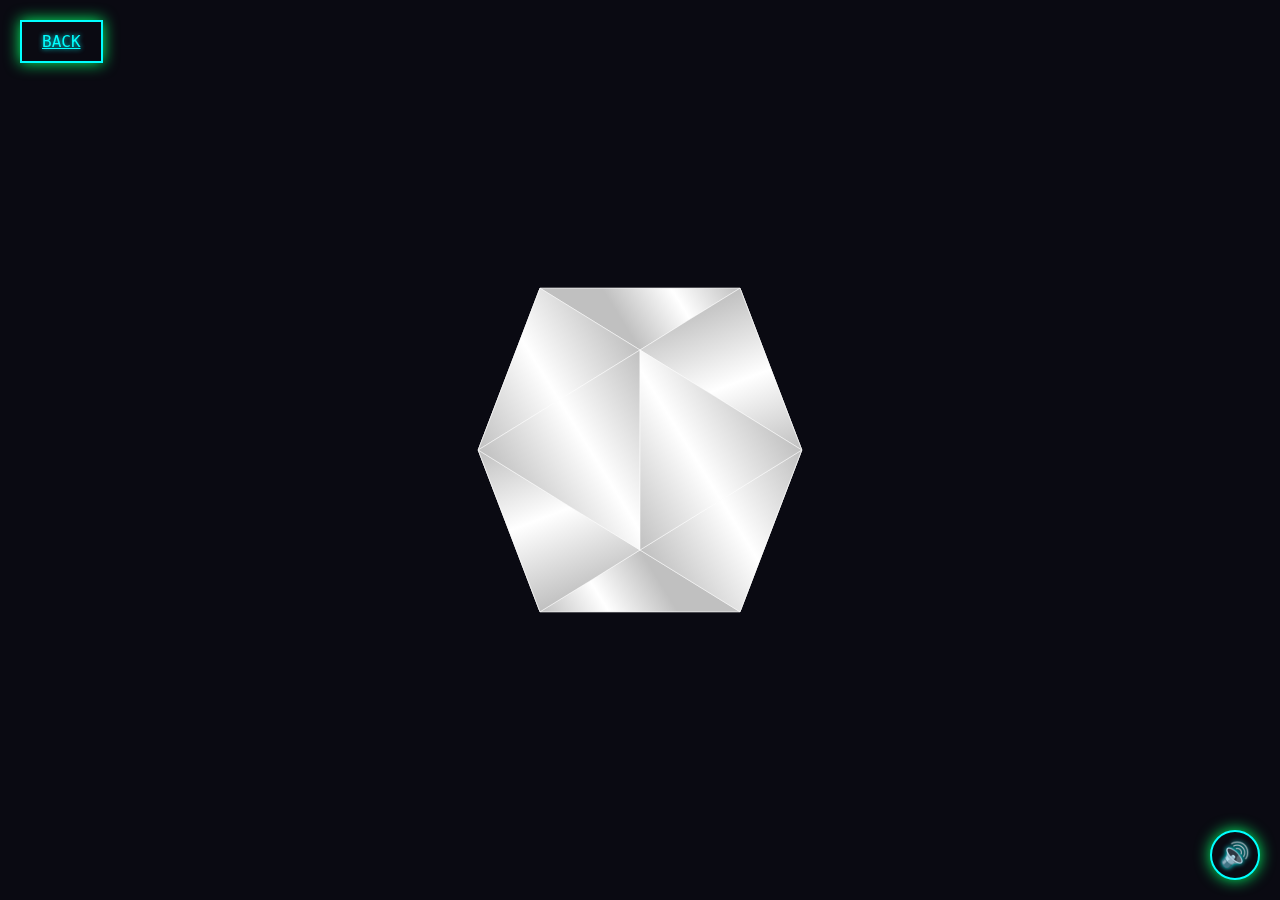
<file: chrome.html>
<!DOCTYPE html>
<html lang="en">
<head>
  <meta name="apple-mobile-web-app-capable" content="yes">
  <meta name="apple-mobile-web-app-status-bar-style" content="black-translucent">
  <meta name="format-detection" content="telephone=no">
  <meta name="apple-touch-fullscreen" content="yes">
  <meta name="apple-mobile-web-app-title" content="StimVerse">
  <meta name="apple-mobile-web-app-orientations" content="portrait">
  <meta name="theme-color" content="#000000">
  <link rel="apple-touch-icon" href="icon.png">
  <link rel="apple-touch-startup-image" href="splash.png">
  <script>
    // iOS loading fixes
    window.addEventListener(load, function() {
      // Force layout recalculation
      document.body.style.display = none;
      document.body.offsetHeight;
      document.body.style.display = ;
      
      // Fix for iOS Safari 100vh issue
      function setAppHeight() {
        const doc = document.documentElement;
        doc.style.setProperty(--app-height, `${window.innerHeight}px`);
      }
      window.addEventListener(resize, setAppHeight);
      setAppHeight();
      
      // Fix for iOS Safari canvas rendering
      if (/iPad|iPhone|iPod/.test(navigator.userAgent) && !window.MSStream) {
        const canvas = document.querySelector(canvas);
        if (canvas) {
          const context = canvas.getContext(webgl) || canvas.getContext(2d);
          if (context) {
            context.clearRect(0, 0, canvas.width, canvas.height);
            context.drawImage(canvas, 0, 0);
          }
        }
      }
    });
  </script>
  <meta charset="UTF-8">
  <meta name="viewport" content="width=device-width, initial-scale=1.0, maximum-scale=1.0, user-scalable=no, viewport-fit=cover, minimal-ui">
  <title>StimVerse - Chrome Shape</title>
  <script>
    // iOS Safari specific fixes
    if (/iPad|iPhone|iPod/.test(navigator.userAgent) && !window.MSStream) {
      // Prevent double-tap zoom
      document.addEventListener(touchstart, function(e) {
        if (e.touches.length > 1) {
          e.preventDefault();
        }
      }, { passive: false });
      
      // Prevent elastic scrolling
      document.body.addEventListener(touchmove, function(e) {
        if (e.target.tagName === CANVAS) {
          e.preventDefault();
        }
      }, { passive: false });
      
      // Fix for iOS Safari canvas rendering
      function fixCanvasRendering() {
        const canvas = document.querySelector(canvas);
        if (canvas) {
          const context = canvas.getContext(webgl) || canvas.getContext(2d);
          if (context) {
            context.clearRect(0, 0, canvas.width, canvas.height);
            context.drawImage(canvas, 0, 0);
          }
        }
      }
      
      // Fix for iOS Safari orientation changes
      window.addEventListener(orientationchange, function() {
        setTimeout(function() {
          fixCanvasRendering();
          setAppHeight();
        }, 100);
      });
    }
  </script>
  <script src="sound-toggle.js"></script>
  <style>
    :root {
      --safe-area-inset-top: env(safe-area-inset-top);
      --safe-area-inset-bottom: env(safe-area-inset-bottom);
      --safe-area-inset-left: env(safe-area-inset-left);
      --safe-area-inset-right: env(safe-area-inset-right);
    }
    * {
      -webkit-tap-highlight-color: transparent;
      -webkit-touch-callout: none;
      -webkit-user-select: none;
      -webkit-text-size-adjust: 100%;
      -webkit-overflow-scrolling: touch;
      -webkit-transform: translateZ(0);
      transform: translateZ(0);
      backface-visibility: hidden;
      perspective: 1000;
    }
    html, body {
      height: 100%;
      width: 100%;
      margin: 0;
      padding: 0;
      overflow: hidden;
      position: fixed;
      -webkit-overflow-scrolling: touch;
    }
    body {
      min-height: 100vh;
      min-height: -webkit-fill-available;
      padding: env(safe-area-inset-top) env(safe-area-inset-right) env(safe-area-inset-bottom) env(safe-area-inset-left);
      position: fixed;
      width: 100%;
      height: 100%;
      overflow: hidden;
      overscroll-behavior: none;
      -webkit-transform: translate3d(0,0,0);
      transform: translate3d(0,0,0);
    }
    @supports (-webkit-touch-callout: none) {
      body {
        min-height: -webkit-fill-available;
      }
    }
    canvas {
      touch-action: none;
      -webkit-transform: translateZ(0);
      transform: translateZ(0);
      backface-visibility: hidden;
      perspective: 1000;
      position: fixed;
      top: 0;
      left: 0;
      width: 100%;
      height: 100%;
    }
    @import url('https://fonts.googleapis.com/css2?family=Rajdhani:wght@300;400;500;600;700&family=Share+Tech+Mono&display=swap');
    
    :root {
      --neon-blue: #00ffff;
      --neon-green: #00ff66;
      --neon-white: #ffffff;
      --dark-bg: #0a0a12;
      --darker-bg: #05050a;
      --text-glow: 0 0 5px var(--neon-blue);
      --box-glow: 0 0 15px var(--neon-green);
    }
    
    * {
      margin: 0;
      padding: 0;
      box-sizing: border-box;
    }
    
    body {
      background-color: var(--dark-bg);
      color: white;
      font-family: 'Rajdhani', sans-serif;
      overflow: hidden;
      touch-action: none;
    }
    
    canvas {
      display: block;
      width: 100vw;
      height: 100vh;
    }
    
    .back-button {
      position: fixed;
      top: 20px;
      left: 20px;
      padding: 10px 20px;
      background: transparent;
      border: 2px solid var(--neon-blue);
      color: var(--neon-blue);
      font-family: 'Share Tech Mono', monospace;
      cursor: pointer;
      z-index: 100;
      text-shadow: var(--text-glow);
      box-shadow: var(--box-glow);
      transition: all 0.3s ease;
    }
    
    .back-button:hover {
      background: var(--neon-blue);
      color: var(--darker-bg);
    }
  </style>
</head>
<body>
  <div class="grid"></div>
  <div class="scanline"></div>
  
  <a href="index.html" class="back-button">BACK</a>
  
  <div id="chrome-container"></div>
  <canvas id="canvas"></canvas>
  
  <script>
    const canvas = document.getElementById('canvas');
    const ctx = canvas.getContext('2d');
    
    // Set canvas size
    function resizeCanvas() {
      canvas.width = window.innerWidth;
      canvas.height = window.innerHeight;
    }
    resizeCanvas();
    window.addEventListener('resize', resizeCanvas);
    
    // Chrome material properties
    const chromeMaterial = {
      ambient: 0.2,
      diffuse: 0.8,
      specular: 1.0,
      shininess: 100,
      reflectivity: 0.8
    };
    
    // Shape parameters
    const shape = {
      vertices: [],
      faces: [],
      rotation: { x: 0, y: 0, z: 0 },
      scale: 1
    };
    
    // Create a complex polyhedron
    function createShape() {
      // Create vertices for a complex polyhedron
      const t = (1 + Math.sqrt(5)) / 2;
      shape.vertices = [
        [-1, t, 0], [1, t, 0], [-1, -t, 0], [1, -t, 0],
        [0, -1, t], [0, 1, t], [0, -1, -t], [0, 1, -t],
        [t, 0, -1], [t, 0, 1], [-t, 0, -1], [-t, 0, 1]
      ];
      
      // Create faces
      shape.faces = [
        [0, 11, 5], [0, 5, 1], [0, 1, 7], [0, 7, 10], [0, 10, 11],
        [1, 5, 9], [5, 11, 4], [11, 10, 2], [10, 7, 6], [7, 1, 8],
        [3, 9, 4], [3, 4, 2], [3, 2, 6], [3, 6, 8], [3, 8, 9],
        [4, 9, 5], [2, 4, 11], [6, 2, 10], [8, 6, 7], [9, 8, 1]
      ];
    }
    
    // Touch handling
    let touchStartX = 0;
    let touchStartY = 0;
    let lastTouchX = 0;
    let lastTouchY = 0;
    let isPinching = false;
    let initialDistance = 0;
    
    canvas.addEventListener('touchstart', (e) => {
      e.preventDefault();
      if (e.touches.length === 1) {
        touchStartX = e.touches[0].clientX;
        touchStartY = e.touches[0].clientY;
        lastTouchX = touchStartX;
        lastTouchY = touchStartY;
      } else if (e.touches.length === 2) {
        isPinching = true;
        const touch1 = e.touches[0];
        const touch2 = e.touches[1];
        initialDistance = Math.hypot(
          touch2.clientX - touch1.clientX,
          touch2.clientY - touch1.clientY
        );
      }
    });
    
    canvas.addEventListener('touchmove', (e) => {
      e.preventDefault();
      if (e.touches.length === 1 && !isPinching) {
        const touchX = e.touches[0].clientX;
        const touchY = e.touches[0].clientY;
        
        const deltaX = touchX - lastTouchX;
        const deltaY = touchY - lastTouchY;
        
        shape.rotation.y += deltaX * 0.01;
        shape.rotation.x += deltaY * 0.01;
        
        lastTouchX = touchX;
        lastTouchY = touchY;
      } else if (e.touches.length === 2 && isPinching) {
        const touch1 = e.touches[0];
        const touch2 = e.touches[1];
        const currentDistance = Math.hypot(
          touch2.clientX - touch1.clientX,
          touch2.clientY - touch1.clientY
        );
        
        const scaleFactor = currentDistance / initialDistance;
        shape.scale = Math.max(0.5, Math.min(2, shape.scale * scaleFactor));
        initialDistance = currentDistance;
      }
    });
    
    canvas.addEventListener('touchend', (e) => {
      e.preventDefault();
      isPinching = false;
    });
    
    // Mouse handling
    let isDragging = false;
    let lastMouseX = 0;
    let lastMouseY = 0;
    
    canvas.addEventListener('mousedown', (e) => {
      isDragging = true;
      lastMouseX = e.clientX;
      lastMouseY = e.clientY;
    });
    
    canvas.addEventListener('mousemove', (e) => {
      if (isDragging) {
        const deltaX = e.clientX - lastMouseX;
        const deltaY = e.clientY - lastMouseY;
        
        shape.rotation.y += deltaX * 0.01;
        shape.rotation.x += deltaY * 0.01;
        
        lastMouseX = e.clientX;
        lastMouseY = e.clientY;
      }
    });
    
    canvas.addEventListener('mouseup', () => {
      isDragging = false;
    });
    
    canvas.addEventListener('wheel', (e) => {
      e.preventDefault();
      shape.scale = Math.max(0.5, Math.min(2, shape.scale - e.deltaY * 0.001));
    });
    
    // Project 3D point to 2D
    function project(point) {
      const scale = 100 * shape.scale;
      const x = point[0] * Math.cos(shape.rotation.y) - point[2] * Math.sin(shape.rotation.y);
      const z = point[0] * Math.sin(shape.rotation.y) + point[2] * Math.cos(shape.rotation.y);
      const y = point[1] * Math.cos(shape.rotation.x) - z * Math.sin(shape.rotation.x);
      const z2 = point[1] * Math.sin(shape.rotation.x) + z * Math.cos(shape.rotation.x);
      
      return {
        x: x * scale + canvas.width / 2,
        y: y * scale + canvas.height / 2,
        z: z2
      };
    }
    
    // Calculate lighting
    function calculateLighting(normal, light) {
      const ambient = chromeMaterial.ambient;
      const diffuse = Math.max(0, normal[0] * light[0] + normal[1] * light[1] + normal[2] * light[2]) * chromeMaterial.diffuse;
      const specular = Math.pow(Math.max(0, normal[0] * light[0] + normal[1] * light[1] + normal[2] * light[2]), chromeMaterial.shininess) * chromeMaterial.specular;
      const reflectivity = chromeMaterial.reflectivity;
      
      return ambient + diffuse + specular + reflectivity;
    }
    
    // Draw the shape
    function draw() {
      ctx.clearRect(0, 0, canvas.width, canvas.height);
      
      const light = [0, 1, 0];
      const faces = shape.faces.map(face => {
        const points = face.map(i => project(shape.vertices[i]));
        const normal = [
          (points[1].y - points[0].y) * (points[2].z - points[0].z) - (points[1].z - points[0].z) * (points[2].y - points[0].y),
          (points[1].z - points[0].z) * (points[2].x - points[0].x) - (points[1].x - points[0].x) * (points[2].z - points[0].z),
          (points[1].x - points[0].x) * (points[2].y - points[0].y) - (points[1].y - points[0].y) * (points[2].x - points[0].x)
        ];
        
        const length = Math.sqrt(normal[0] * normal[0] + normal[1] * normal[1] + normal[2] * normal[2]);
        normal[0] /= length;
        normal[1] /= length;
        normal[2] /= length;
        
        const lighting = calculateLighting(normal, light);
        const brightness = Math.min(1, lighting);
        
        return {
          points,
          brightness,
          z: (points[0].z + points[1].z + points[2].z) / 3
        };
      });
      
      faces.sort((a, b) => b.z - a.z);
      
      faces.forEach(face => {
        ctx.beginPath();
        ctx.moveTo(face.points[0].x, face.points[0].y);
        ctx.lineTo(face.points[1].x, face.points[1].y);
        ctx.lineTo(face.points[2].x, face.points[2].y);
        ctx.closePath();
        
        const gradient = ctx.createLinearGradient(
          face.points[0].x, face.points[0].y,
          face.points[2].x, face.points[2].y
        );
        
        const baseColor = `rgba(192, 192, 192, ${face.brightness})`;
        const highlightColor = `rgba(255, 255, 255, ${face.brightness})`;
        
        gradient.addColorStop(0, baseColor);
        gradient.addColorStop(0.5, highlightColor);
        gradient.addColorStop(1, baseColor);
        
        ctx.fillStyle = gradient;
        ctx.fill();
        
        ctx.strokeStyle = `rgba(255, 255, 255, ${face.brightness * 0.5})`;
        ctx.lineWidth = 1;
        ctx.stroke();
      });
      
      requestAnimationFrame(draw);
    }
    
    // Initialize
    createShape();
    draw();
  </script>
</body>
</html>
</file>
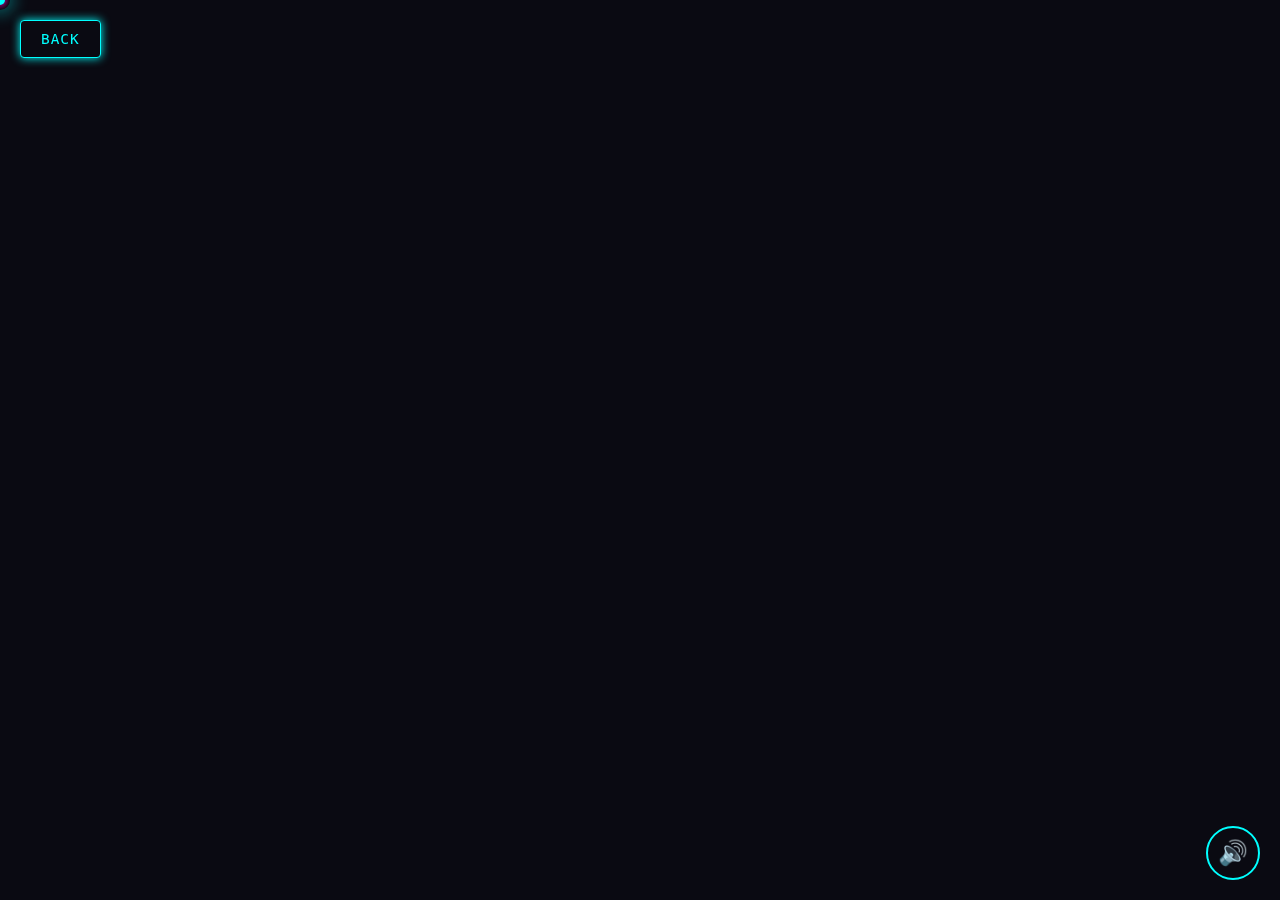
<file: cube.html>
<!DOCTYPE html>
<html lang="en">
<head>
  <meta name="apple-mobile-web-app-capable" content="yes">
  <meta name="apple-mobile-web-app-status-bar-style" content="black-translucent">
  <meta name="format-detection" content="telephone=no">
  <meta name="apple-touch-fullscreen" content="yes">
  <meta name="apple-mobile-web-app-title" content="StimVerse">
  <meta name="apple-mobile-web-app-orientations" content="portrait">
  <meta name="theme-color" content="#000000">
  <link rel="apple-touch-icon" href="icon.png">
  <link rel="apple-touch-startup-image" href="splash.png">
  <script>
    // iOS loading fixes
    window.addEventListener(load, function() {
      // Force layout recalculation
      document.body.style.display = none;
      document.body.offsetHeight;
      document.body.style.display = ;
      
      // Fix for iOS Safari 100vh issue
      function setAppHeight() {
        const doc = document.documentElement;
        doc.style.setProperty(--app-height, `${window.innerHeight}px`);
      }
      window.addEventListener(resize, setAppHeight);
      setAppHeight();
      
      // Fix for iOS Safari canvas rendering
      if (/iPad|iPhone|iPod/.test(navigator.userAgent) && !window.MSStream) {
        const canvas = document.querySelector(canvas);
        if (canvas) {
          const context = canvas.getContext(webgl) || canvas.getContext(2d);
          if (context) {
            context.clearRect(0, 0, canvas.width, canvas.height);
            context.drawImage(canvas, 0, 0);
          }
        }
      }
    });
  </script>
  <meta charset="UTF-8">
  <meta name="viewport" content="width=device-width, initial-scale=1.0, maximum-scale=1.0, user-scalable=no, viewport-fit=cover, minimal-ui">
  <title>StimVerse - Interactive Cube</title>
  <script>
    // iOS Safari specific fixes
    if (/iPad|iPhone|iPod/.test(navigator.userAgent) && !window.MSStream) {
      // Prevent double-tap zoom
      document.addEventListener(touchstart, function(e) {
        if (e.touches.length > 1) {
          e.preventDefault();
        }
      }, { passive: false });
      
      // Prevent elastic scrolling
      document.body.addEventListener(touchmove, function(e) {
        if (e.target.tagName === CANVAS) {
          e.preventDefault();
        }
      }, { passive: false });
      
      // Fix for iOS Safari canvas rendering
      function fixCanvasRendering() {
        const canvas = document.querySelector(canvas);
        if (canvas) {
          const context = canvas.getContext(webgl) || canvas.getContext(2d);
          if (context) {
            context.clearRect(0, 0, canvas.width, canvas.height);
            context.drawImage(canvas, 0, 0);
          }
        }
      }
      
      // Fix for iOS Safari orientation changes
      window.addEventListener(orientationchange, function() {
        setTimeout(function() {
          fixCanvasRendering();
          setAppHeight();
        }, 100);
      });
    }
  </script>
  <script src="sound-toggle.js"></script>
  <link rel="stylesheet" href="back-button.css">
  <style>
    :root {
      --safe-area-inset-top: env(safe-area-inset-top);
      --safe-area-inset-bottom: env(safe-area-inset-bottom);
      --safe-area-inset-left: env(safe-area-inset-left);
      --safe-area-inset-right: env(safe-area-inset-right);
    }
    * {
      -webkit-tap-highlight-color: transparent;
      -webkit-touch-callout: none;
      -webkit-user-select: none;
      -webkit-text-size-adjust: 100%;
      -webkit-overflow-scrolling: touch;
      -webkit-transform: translateZ(0);
      transform: translateZ(0);
      backface-visibility: hidden;
      perspective: 1000;
    }
    html, body {
      height: 100%;
      width: 100%;
      margin: 0;
      padding: 0;
      overflow: hidden;
      position: fixed;
      -webkit-overflow-scrolling: touch;
    }
    body {
      min-height: 100vh;
      min-height: -webkit-fill-available;
      padding: env(safe-area-inset-top) env(safe-area-inset-right) env(safe-area-inset-bottom) env(safe-area-inset-left);
      position: fixed;
      width: 100%;
      height: 100%;
      overflow: hidden;
      overscroll-behavior: none;
      -webkit-transform: translate3d(0,0,0);
      transform: translate3d(0,0,0);
    }
    @supports (-webkit-touch-callout: none) {
      body {
        min-height: -webkit-fill-available;
      }
    }
    canvas {
      touch-action: none;
      -webkit-transform: translateZ(0);
      transform: translateZ(0);
      backface-visibility: hidden;
      perspective: 1000;
      position: fixed;
      top: 0;
      left: 0;
      width: 100%;
      height: 100%;
    }
    :root {
      --neon-blue: #00ffff;
      --darker-bg: #0a0a12;
      --neon-white: #ffffff;
    }
    body {
      margin: 0;
      overflow: hidden;
      background-color: #0a0a12;
      cursor: none;
      font-family: 'Courier New', monospace;
      touch-action: none; /* Prevent default touch actions for better mobile drag */
      user-select: none; /* Prevent text selection while dragging */
    }
    
    #canvas-container {
      position: relative;
      width: 100vw;
      height: 100vh;
    }
    
    canvas {
      position: absolute;
      top: 0;
      left: 0;
    }
    
    .cursor {
      position: absolute;
      width: 20px;
      height: 20px;
      border-radius: 50%;
      background: radial-gradient(circle, rgba(255,0,204,0.8) 0%, rgba(0,204,255,0) 70%);
      transform: translate(-50%, -50%);
      pointer-events: none;
      z-index: 999;
      box-shadow: 0 0 15px 5px rgba(0, 255, 255, 0.3);
    }
    
    .cursor::after {
      content: "";
      position: absolute;
      width: 10px;
      height: 10px;
      border-radius: 50%;
      background-color: #00ffff;
      top: 5px;
      left: 5px;
    }
    
    .info {
      position: absolute;
      bottom: 20px;
      left: 20px;
      color: #00ffff;
      font-size: 12px;
      z-index: 100;
      opacity: 0.7;
      text-shadow: 0 0 5px #ff00cc;
    }
  </style>
</head>
<body>
  <a href="index.html" class="back-button">BACK</a>
  
  <div class="grid"></div>
  <div class="scanline"></div>
  
  <div id="cube-container">
    <canvas id="scene"></canvas>
    <div class="cursor"></div>
    <div class="info">MOVE CURSOR TO INTERACT | DRAG CUBE TO REPOSITION | CLICK OUTSIDE TO CHANGE COLOR</div>
  </div>

  <script>
    // Initialize variables
    const canvas = document.getElementById('scene');
    const ctx = canvas.getContext('2d');
    const cursor = document.querySelector('.cursor');
    
    // Set canvas dimensions
    canvas.width = window.innerWidth;
    canvas.height = window.innerHeight;
    
    // Dragging state
    let isDragging = false;
    let dragOffsetX = 0;
    let dragOffsetY = 0;
    
    // Shape properties
    let shape = {
      x: canvas.width / 2,
      y: canvas.height / 2,
      size: 120,
      velocityX: 2.5,
      velocityY: 2.0,
      rotationX: 0,
      rotationY: 0,
      rotationZ: 0,
      rotationSpeed: 0.01,
      vertices: [],
      edges: [],
      faces: [],
      colors: ['#ff00cc', '#00ffcc', '#ff00ff', '#00ccff'],
      currentColorScheme: 0,
      colorSchemes: [
        ['#ff00cc', '#00ffcc', '#ff00ff', '#00ccff'], // Default cyberpunk
        ['#ff6600', '#ffcc00', '#ff3300', '#ff9900'], // Orange fire
        ['#00ff66', '#33ff99', '#00cc33', '#66ffcc'], // Matrix green
        ['#9900ff', '#cc66ff', '#6600cc', '#cc33ff']  // Neon purple
      ]
    };
    
    // Mouse position
    let mouse = {
      x: canvas.width / 2,
      y: canvas.height / 2,
      influence: 0.08 // How much the mouse affects the shape
    };
    
    // Initialize 3D cube vertices
    function initShape() {
      const s = shape.size / 2;
      
      // Define the 8 vertices of a cube
      // Front face vertices (z = -s)
      shape.vertices.push({ x: -s, y: -s, z: -s }); // 0: front bottom left
      shape.vertices.push({ x: s, y: -s, z: -s });  // 1: front bottom right
      shape.vertices.push({ x: s, y: s, z: -s });   // 2: front top right
      shape.vertices.push({ x: -s, y: s, z: -s });  // 3: front top left
      
      // Back face vertices (z = s)
      shape.vertices.push({ x: -s, y: -s, z: s });  // 4: back bottom left
      shape.vertices.push({ x: s, y: -s, z: s });   // 5: back bottom right
      shape.vertices.push({ x: s, y: s, z: s });    // 6: back top right
      shape.vertices.push({ x: -s, y: s, z: s });   // 7: back top left
      
      // Define edges - connections between vertices
      // Front face
      shape.edges.push([0, 1]); // bottom
      shape.edges.push([1, 2]); // right
      shape.edges.push([2, 3]); // top
      shape.edges.push([3, 0]); // left
      
      // Back face
      shape.edges.push([4, 5]); // bottom
      shape.edges.push([5, 6]); // right
      shape.edges.push([6, 7]); // top
      shape.edges.push([7, 4]); // left
      
      // Connecting edges between front and back
      shape.edges.push([0, 4]); // bottom left
      shape.edges.push([1, 5]); // bottom right
      shape.edges.push([2, 6]); // top right
      shape.edges.push([3, 7]); // top left
      
      // Define faces for coloring
      // Front face
      shape.faces.push([0, 1, 2, 3]);
      // Back face
      shape.faces.push([4, 5, 6, 7]);
      // Right face
      shape.faces.push([1, 5, 6, 2]);
      // Left face
      shape.faces.push([0, 4, 7, 3]);
      // Top face
      shape.faces.push([3, 7, 6, 2]);
      // Bottom face
      shape.faces.push([0, 1, 5, 4]);
    }
    
    // Project 3D point to 2D with perspective
    function project(point) {
      const focalLength = 300;
      const scale = focalLength / (focalLength + point.z);
      return {
        x: point.x * scale,
        y: point.y * scale,
        z: point.z,
        scale: scale // Keep scale for drawing size
      };
    }
    
    // Rotate a point in 3D space
    function rotatePoint(point, rotX, rotY, rotZ) {
      let x = point.x;
      let y = point.y;
      let z = point.z;
      
      // Rotate around X axis
      let cosX = Math.cos(rotX);
      let sinX = Math.sin(rotX);
      let y1 = y * cosX - z * sinX;
      let z1 = y * sinX + z * cosX;
      
      // Rotate around Y axis
      let cosY = Math.cos(rotY);
      let sinY = Math.sin(rotY);
      let x2 = x * cosY + z1 * sinY;
      let z2 = -x * sinY + z1 * cosY;
      
      // Rotate around Z axis
      let cosZ = Math.cos(rotZ);
      let sinZ = Math.sin(rotZ);
      let x3 = x2 * cosZ - y1 * sinZ;
      let y3 = x2 * sinZ + y1 * cosZ;
      
      return { x: x3, y: y3, z: z2 };
    }
    
    // Draw the shape
    function drawShape() {
      ctx.clearRect(0, 0, canvas.width, canvas.height);
      
      // Apply rotation
      shape.rotationX += 0.003;
      shape.rotationY += 0.007;
      shape.rotationZ += 0.005;
      
      // Only move shape based on velocity if not being dragged
      if (!isDragging) {
        shape.x += shape.velocityX;
        shape.y += shape.velocityY;
        
        // Bounce off walls
        if (shape.x < shape.size || shape.x > canvas.width - shape.size) {
          shape.velocityX *= -1;
          // Add a random jitter to velocity
          shape.velocityX += (Math.random() - 0.5) * 0.5;
          
          // Add a small vibration on wall bounce
          if (navigator.vibrate) {
            navigator.vibrate(20);
          }
        }
        
        if (shape.y < shape.size || shape.y > canvas.height - shape.size) {
          shape.velocityY *= -1;
          // Add a random jitter to velocity
          shape.velocityY += (Math.random() - 0.5) * 0.5;
          
          // Add a small vibration on wall bounce
          if (navigator.vibrate) {
            navigator.vibrate(20);
          }
        }
        
        // Keep velocity in reasonable range
        shape.velocityX = Math.max(-4, Math.min(4, shape.velocityX));
        shape.velocityY = Math.max(-4, Math.min(4, shape.velocityY));
        
        // Attract to mouse position when not dragging
        const mouseAttractX = (mouse.x - shape.x) * mouse.influence;
        const mouseAttractY = (mouse.y - shape.y) * mouse.influence;
        shape.velocityX += mouseAttractX;
        shape.velocityY += mouseAttractY;
      }
      
      // Calculate rotated and projected points
      const transformedVertices = shape.vertices.map(vertex => {
        const rotated = rotatePoint(
          vertex, 
          shape.rotationX, 
          shape.rotationY, 
          shape.rotationZ
        );
        
        const projected = project(rotated);
        
        return {
          x: projected.x + shape.x,
          y: projected.y + shape.y,
          z: rotated.z,
          scale: projected.scale
        };
      });
      
      // Sort faces by z-depth for proper rendering (painter's algorithm)
      const sortedFaces = [...shape.faces].map((face, index) => {
        // Calculate average z value of face
        const avgZ = face.reduce((sum, vertexIndex) => {
          return sum + transformedVertices[vertexIndex].z;
        }, 0) / face.length;
        
        return { face, avgZ, index };
      }).sort((a, b) => a.avgZ - b.avgZ);
      
      // Draw faces with gradients
      sortedFaces.forEach((faceData, i) => {
        const { face, index } = faceData;
        
        if (face.length < 3) return; // Skip invalid faces
        
        ctx.beginPath();
        
        // Move to first vertex
        ctx.moveTo(
          transformedVertices[face[0]].x, 
          transformedVertices[face[0]].y
        );
        
        // Draw lines to other vertices
        for (let j = 1; j < face.length; j++) {
          ctx.lineTo(
            transformedVertices[face[j]].x, 
            transformedVertices[face[j]].y
          );
        }
        
        ctx.closePath();
        
        // Create gradient for this face
        const gradX = transformedVertices[face[0]].x;
        const gradY = transformedVertices[face[0]].y;
        const gradRadius = shape.size * Math.max(0.5, transformedVertices[face[0]].scale);
        
        const gradient = ctx.createRadialGradient(
          gradX, gradY, 0,
          gradX, gradY, gradRadius
        );
        
        const colors = shape.colorSchemes[shape.currentColorScheme];
        const colorIndex1 = index % colors.length;
        const colorIndex2 = (index + 2) % colors.length;
        
        // Add pulse effect to the colors
        const time = Date.now() / 1000;
        const pulse = (Math.sin(time * 3) + 1) / 2;
        
        gradient.addColorStop(0, colors[colorIndex1]);
        gradient.addColorStop(1, colors[colorIndex2]);
        
        ctx.fillStyle = gradient;
        ctx.fill();
        
        // Edge glow effect
        ctx.strokeStyle = colors[(colorIndex1 + 1) % colors.length];
        ctx.lineWidth = 2 + pulse * 2;
        ctx.stroke();
      });
      
      // Draw inner glowing core
      ctx.beginPath();
      ctx.arc(shape.x, shape.y, shape.size / 5, 0, Math.PI * 2);
      
      const coreGradient = ctx.createRadialGradient(
        shape.x, shape.y, 0,
        shape.x, shape.y, shape.size / 3
      );
      
      const time = Date.now() / 1000;
      const pulse = (Math.sin(time * 2) + 1) / 2;
      
      const colors = shape.colorSchemes[shape.currentColorScheme];
      coreGradient.addColorStop(0, colors[0]);
      coreGradient.addColorStop(0.7, colors[1]);
      coreGradient.addColorStop(1, 'rgba(0, 0, 0, 0)');
      
      ctx.fillStyle = coreGradient;
      ctx.fill();
      
      // Draw circuit lines
      const circuitLines = 8;
      const baseAngle = time / 2;
      
      for (let i = 0; i < circuitLines; i++) {
        const angle = baseAngle + (Math.PI * 2 / circuitLines) * i;
        const startX = shape.x + Math.cos(angle) * (shape.size / 3);
        const startY = shape.y + Math.sin(angle) * (shape.size / 3);
        const endX = shape.x + Math.cos(angle) * (shape.size / 1.5 + pulse * 10);
        const endY = shape.y + Math.sin(angle) * (shape.size / 1.5 + pulse * 10);
        
        ctx.beginPath();
        ctx.moveTo(startX, startY);
        ctx.lineTo(endX, endY);
        
        ctx.strokeStyle = colors[i % colors.length];
        ctx.lineWidth = 2;
        ctx.setLineDash([5, 5]);
        ctx.lineDashOffset = time * 10;
        ctx.stroke();
        
        ctx.setLineDash([]);
        
        // Add small glowing dot at the end of each line
        ctx.beginPath();
        ctx.arc(endX, endY, 3 + pulse * 2, 0, Math.PI * 2);
        ctx.fillStyle = colors[i % colors.length];
        ctx.fill();
      }
      
      // Draw glow effect
      ctx.beginPath();
      ctx.arc(shape.x, shape.y, shape.size, 0, Math.PI * 2);
      
      const glowGradient = ctx.createRadialGradient(
        shape.x, shape.y, shape.size * 0.5,
        shape.x, shape.y, shape.size * 1.5
      );
      
      glowGradient.addColorStop(0, 'rgba(0, 255, 255, 0.2)');
      glowGradient.addColorStop(0.5, 'rgba(255, 0, 204, 0.1)');
      glowGradient.addColorStop(1, 'rgba(0, 0, 0, 0)');
      
      ctx.fillStyle = glowGradient;
      ctx.fill();
    }
    
    // Handle mouse movement
    document.addEventListener('mousemove', (e) => {
      mouse.x = e.clientX;
      mouse.y = e.clientY;
      
      // Update custom cursor position
      cursor.style.left = `${e.clientX}px`;
      cursor.style.top = `${e.clientY}px`;
      
      // If dragging, update shape position directly
      if (isDragging) {
        shape.x = e.clientX - dragOffsetX;
        shape.y = e.clientY - dragOffsetY;
        
        // Stop automatic movement while dragging
        shape.velocityX = 0;
        shape.velocityY = 0;
      } else {
        // Normal cursor behavior when not dragging
        // Increase cursor size based on proximity to shape
        const dx = e.clientX - shape.x;
        const dy = e.clientY - shape.y;
        const distance = Math.sqrt(dx * dx + dy * dy);
        
        if (distance < shape.size * 2) {
          const scale = 1 + (1 - distance / (shape.size * 2)) * 1.5;
          cursor.style.transform = `translate(-50%, -50%) scale(${scale})`;
          
          // Change cursor style when hoverable
          if (distance < shape.size) {
            document.body.style.cursor = 'grab';
            cursor.style.opacity = '0.7';
          } else {
            document.body.style.cursor = 'none';
            cursor.style.opacity = '1';
          }
        } else {
          cursor.style.transform = 'translate(-50%, -50%) scale(1)';
          document.body.style.cursor = 'none';
          cursor.style.opacity = '1';
        }
      }
    });
    
    // Handle mousedown for drag start
    document.addEventListener('mousedown', (e) => {
      const dx = e.clientX - shape.x;
      const dy = e.clientY - shape.y;
      const distance = Math.sqrt(dx * dx + dy * dy);
      
      // Only start dragging if click is within the shape
      if (distance < shape.size) {
        isDragging = true;
        dragOffsetX = dx;
        dragOffsetY = dy;
        document.body.style.cursor = 'grabbing';
        
        // Trigger vibration feedback
        if (navigator.vibrate) {
          navigator.vibrate(50);
        }
      } else {
        // Change color scheme on regular clicks outside the shape
        shape.currentColorScheme = (shape.currentColorScheme + 1) % shape.colorSchemes.length;
        
        // Trigger vibration if supported by the device
        if (navigator.vibrate) {
          // Vibrate with a pattern: 100ms on, 50ms off, 200ms on
          navigator.vibrate([100, 50, 200]);
        }
      }
    });
    
    // Handle mouseup to end dragging
    document.addEventListener('mouseup', () => {
      if (isDragging) {
        isDragging = false;
        document.body.style.cursor = 'none';
        
        // Give shape a small random velocity when released
        shape.velocityX = (Math.random() - 0.5) * 4;
        shape.velocityY = (Math.random() - 0.5) * 4;
        
        // Small vibration on release
        if (navigator.vibrate) {
          navigator.vibrate(30);
        }
      }
    });
    
    // Handle window resize
    window.addEventListener('resize', () => {
      canvas.width = window.innerWidth;
      canvas.height = window.innerHeight;
      
      // Reset shape position
      shape.x = canvas.width / 2;
      shape.y = canvas.height / 2;
    });
    
    // Add touch support for mobile devices
    document.addEventListener('touchmove', (e) => {
      e.preventDefault(); // Prevent scrolling
      
      if (e.touches.length > 0) {
        const touch = e.touches[0];
        mouse.x = touch.clientX;
        mouse.y = touch.clientY;
        
        // Update custom cursor position
        cursor.style.left = `${touch.clientX}px`;
        cursor.style.top = `${touch.clientY}px`;
        
        // If dragging, update shape position directly
        if (isDragging) {
          shape.x = touch.clientX - dragOffsetX;
          shape.y = touch.clientY - dragOffsetY;
          
          // Stop automatic movement while dragging
          shape.velocityX = 0;
          shape.velocityY = 0;
        }
      }
    }, { passive: false });
    
    document.addEventListener('touchstart', (e) => {
      if (e.touches.length > 0) {
        const touch = e.touches[0];
        
        const dx = touch.clientX - shape.x;
        const dy = touch.clientY - shape.y;
        const distance = Math.sqrt(dx * dx + dy * dy);
        
        // Only start dragging if touch is within the shape
        if (distance < shape.size) {
          isDragging = true;
          dragOffsetX = dx;
          dragOffsetY = dy;
          
          // Trigger vibration feedback
          if (navigator.vibrate) {
            navigator.vibrate(50);
          }
        } else {
          // Change color scheme on regular touches outside the shape
          shape.currentColorScheme = (shape.currentColorScheme + 1) % shape.colorSchemes.length;
          
          // Trigger vibration if supported by the device
          if (navigator.vibrate) {
            // Vibrate with a pattern: 100ms on, 50ms off, 200ms on
            navigator.vibrate([100, 50, 200]);
          }
        }
      }
    }, { passive: false });
    
    document.addEventListener('touchend', () => {
      if (isDragging) {
        isDragging = false;
        
        // Give shape a small random velocity when released
        shape.velocityX = (Math.random() - 0.5) * 4;
        shape.velocityY = (Math.random() - 0.5) * 4;
        
        // Small vibration on release
        if (navigator.vibrate) {
          navigator.vibrate(30);
        }
      }
    });
    
    // Animation loop
    function animate() {
      drawShape();
      requestAnimationFrame(animate);
    }
    
    // Initialize and start animation
    initShape();
    animate();
  </script>
</body>
</html>
</file>
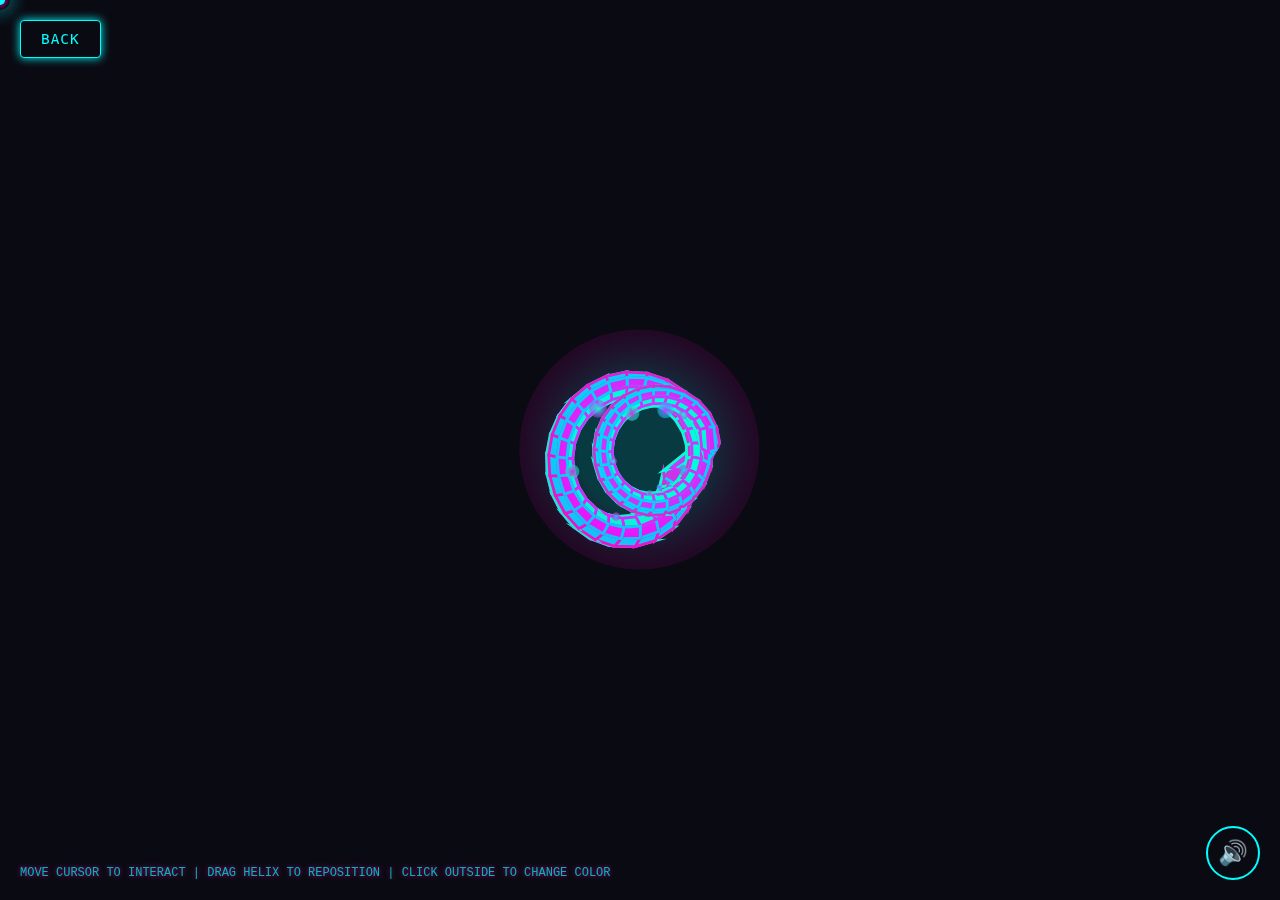
<file: helix.html>
<!DOCTYPE html>
<html lang="en">
<head>
  <meta name="apple-mobile-web-app-capable" content="yes">
  <meta name="apple-mobile-web-app-status-bar-style" content="black-translucent">
  <meta name="format-detection" content="telephone=no">
  <meta name="apple-touch-fullscreen" content="yes">
  <meta name="apple-mobile-web-app-title" content="StimVerse">
  <meta name="apple-mobile-web-app-orientations" content="portrait">
  <meta name="theme-color" content="#000000">
  <link rel="apple-touch-icon" href="icon.png">
  <link rel="apple-touch-startup-image" href="splash.png">
  <script>
    // iOS loading fixes
    window.addEventListener(load, function() {
      // Force layout recalculation
      document.body.style.display = none;
      document.body.offsetHeight;
      document.body.style.display = ;
      
      // Fix for iOS Safari 100vh issue
      function setAppHeight() {
        const doc = document.documentElement;
        doc.style.setProperty(--app-height, `${window.innerHeight}px`);
      }
      window.addEventListener(resize, setAppHeight);
      setAppHeight();
      
      // Fix for iOS Safari canvas rendering
      if (/iPad|iPhone|iPod/.test(navigator.userAgent) && !window.MSStream) {
        const canvas = document.querySelector(canvas);
        if (canvas) {
          const context = canvas.getContext(webgl) || canvas.getContext(2d);
          if (context) {
            context.clearRect(0, 0, canvas.width, canvas.height);
            context.drawImage(canvas, 0, 0);
          }
        }
      }
    });
  </script>
  <meta charset="UTF-8">
  <meta name="viewport" content="width=device-width, initial-scale=1.0, maximum-scale=1.0, user-scalable=no, viewport-fit=cover, minimal-ui">
  <title>StimVerse - Interactive Helix</title>
  <script>
    // iOS Safari specific fixes
    if (/iPad|iPhone|iPod/.test(navigator.userAgent) && !window.MSStream) {
      // Prevent double-tap zoom
      document.addEventListener(touchstart, function(e) {
        if (e.touches.length > 1) {
          e.preventDefault();
        }
      }, { passive: false });
      
      // Prevent elastic scrolling
      document.body.addEventListener(touchmove, function(e) {
        if (e.target.tagName === CANVAS) {
          e.preventDefault();
        }
      }, { passive: false });
      
      // Fix for iOS Safari canvas rendering
      function fixCanvasRendering() {
        const canvas = document.querySelector(canvas);
        if (canvas) {
          const context = canvas.getContext(webgl) || canvas.getContext(2d);
          if (context) {
            context.clearRect(0, 0, canvas.width, canvas.height);
            context.drawImage(canvas, 0, 0);
          }
        }
      }
      
      // Fix for iOS Safari orientation changes
      window.addEventListener(orientationchange, function() {
        setTimeout(function() {
          fixCanvasRendering();
          setAppHeight();
        }, 100);
      });
    }
  </script>
  <script src="sound-toggle.js"></script>
  <link rel="stylesheet" href="back-button.css">
  <style>
    :root {
      --safe-area-inset-top: env(safe-area-inset-top);
      --safe-area-inset-bottom: env(safe-area-inset-bottom);
      --safe-area-inset-left: env(safe-area-inset-left);
      --safe-area-inset-right: env(safe-area-inset-right);
    }
    * {
      -webkit-tap-highlight-color: transparent;
      -webkit-touch-callout: none;
      -webkit-user-select: none;
      -webkit-text-size-adjust: 100%;
      -webkit-overflow-scrolling: touch;
      -webkit-transform: translateZ(0);
      transform: translateZ(0);
      backface-visibility: hidden;
      perspective: 1000;
    }
    html, body {
      height: 100%;
      width: 100%;
      margin: 0;
      padding: 0;
      overflow: hidden;
      position: fixed;
      -webkit-overflow-scrolling: touch;
    }
    body {
      min-height: 100vh;
      min-height: -webkit-fill-available;
      padding: env(safe-area-inset-top) env(safe-area-inset-right) env(safe-area-inset-bottom) env(safe-area-inset-left);
      position: fixed;
      width: 100%;
      height: 100%;
      overflow: hidden;
      overscroll-behavior: none;
      -webkit-transform: translate3d(0,0,0);
      transform: translate3d(0,0,0);
    }
    @supports (-webkit-touch-callout: none) {
      body {
        min-height: -webkit-fill-available;
      }
    }
    canvas {
      touch-action: none;
      -webkit-transform: translateZ(0);
      transform: translateZ(0);
      backface-visibility: hidden;
      perspective: 1000;
      position: fixed;
      top: 0;
      left: 0;
      width: 100%;
      height: 100%;
    }
    :root {
      --neon-blue: #00ffff;
      --darker-bg: #0a0a12;
      --neon-white: #ffffff;
    }
    body {
      margin: 0;
      overflow: hidden;
      background-color: #0a0a12;
      cursor: none;
      font-family: 'Courier New', monospace;
      touch-action: none; /* Prevent default touch actions for better mobile drag */
      user-select: none; /* Prevent text selection while dragging */
    }
    
    #canvas-container {
      position: relative;
      width: 100vw;
      height: 100vh;
    }
    
    canvas {
      position: absolute;
      top: 0;
      left: 0;
    }
    
    .cursor {
      position: absolute;
      width: 20px;
      height: 20px;
      border-radius: 50%;
      background: radial-gradient(circle, rgba(255,0,204,0.8) 0%, rgba(0,204,255,0) 70%);
      transform: translate(-50%, -50%);
      pointer-events: none;
      z-index: 999;
      box-shadow: 0 0 15px 5px rgba(0, 255, 255, 0.3);
    }
    
    .cursor::after {
      content: "";
      position: absolute;
      width: 10px;
      height: 10px;
      border-radius: 50%;
      background-color: #00ffff;
      top: 5px;
      left: 5px;
    }
    
    .info {
      position: absolute;
      bottom: 20px;
      left: 20px;
      color: #00ffff;
      font-size: 12px;
      z-index: 100;
      opacity: 0.7;
      text-shadow: 0 0 5px #ff00cc;
    }
  </style>
</head>
<body>
  <div class="grid"></div>
  <div class="scanline"></div>
  
  <a href="index.html" class="back-button">BACK</a>
  
  <div id="helix-container">
    <div id="canvas-container">
      <canvas id="scene"></canvas>
      <div class="cursor"></div>
      <div class="info">MOVE CURSOR TO INTERACT | DRAG HELIX TO REPOSITION | CLICK OUTSIDE TO CHANGE COLOR</div>
    </div>
  </div>

  <script>
    // Initialize variables
    const canvas = document.getElementById('scene');
    const ctx = canvas.getContext('2d');
    const cursor = document.querySelector('.cursor');
    
    // Set canvas dimensions
    canvas.width = window.innerWidth;
    canvas.height = window.innerHeight;
    
    // Dragging state
    let isDragging = false;
    let dragOffsetX = 0;
    let dragOffsetY = 0;
    
    // Shape properties
    let shape = {
      x: canvas.width / 2,
      y: canvas.height / 2,
      size: 120,
      velocityX: 2.5,
      velocityY: 2.0,
      rotationX: 0,
      rotationY: 0,
      rotationZ: 0,
      rotationSpeed: 0.01,
      vertices: [],
      edges: [],
      faces: [],
      tubes: [],
      colors: ['#ff00cc', '#00ffcc', '#ff00ff', '#00ccff'],
      currentColorScheme: 0,
      colorSchemes: [
        ['#ff00cc', '#00ffcc', '#ff00ff', '#00ccff'], // Default cyberpunk
        ['#ff6600', '#ffcc00', '#ff3300', '#ff9900'], // Orange fire
        ['#00ff66', '#33ff99', '#00cc33', '#66ffcc'], // Matrix green
        ['#9900ff', '#cc66ff', '#6600cc', '#cc33ff']  // Neon purple
      ]
    };
    
    // Mouse position
    let mouse = {
      x: canvas.width / 2,
      y: canvas.height / 2,
      influence: 0.08 // How much the mouse affects the shape
    };
    
    // Initialize 3D helix
    function initShape() {
      // Parameters for the helix
      const turns = 2; // Number of full turns in the helix
      const pointsPerTurn = 24; // Number of points per turn
      const radiusMain = shape.size / 2; // Radius of the helix
      const radiusTube = shape.size / 10; // Radius of the tube
      const height = shape.size * 1.5; // Height of the helix
      const pointsAroundTube = 8; // Number of points around the tube cross-section
      
      // Calculate total number of points
      const totalPoints = turns * pointsPerTurn;
      
      // Create the helix backbone points
      let helixPoints = [];
      for (let i = 0; i < totalPoints; i++) {
        const angle = (i / pointsPerTurn) * Math.PI * 2;
        const z = (i / totalPoints) * height - height / 2;
        const x = Math.cos(angle) * radiusMain;
        const y = Math.sin(angle) * radiusMain;
        
        helixPoints.push({ x, y, z });
      }
      
      // Create tube points around the backbone
      for (let i = 0; i < helixPoints.length; i++) {
        const backbone = helixPoints[i];
        const nextPoint = helixPoints[(i + 1) % helixPoints.length];
        
        // Calculate direction vector to next point
        let dx = nextPoint.x - backbone.x;
        let dy = nextPoint.y - backbone.y;
        let dz = nextPoint.z - backbone.z;
        
        // Normalize the direction vector
        const length = Math.sqrt(dx * dx + dy * dy + dz * dz);
        dx /= length;
        dy /= length;
        dz /= length;
        
        // Create a perpendicular vector (simplistic approach)
        let perpX = -dy;
        let perpY = dx;
        let perpZ = 0;
        
        // Normalize the perpendicular vector
        const perpLength = Math.sqrt(perpX * perpX + perpY * perpY + perpZ * perpZ);
        perpX /= perpLength;
        perpY /= perpLength;
        perpZ /= perpLength;
        
        // Create cross product for third vector
        let crossX = dy * perpZ - dz * perpY;
        let crossY = dz * perpX - dx * perpZ;
        let crossZ = dx * perpY - dy * perpX;
        
        // Generate points around the tube
        const tubePoints = [];
        for (let j = 0; j < pointsAroundTube; j++) {
          const tubeAngle = (j / pointsAroundTube) * Math.PI * 2;
          const cosAngle = Math.cos(tubeAngle);
          const sinAngle = Math.sin(tubeAngle);
          
          // Calculate point coordinates
          const pointX = backbone.x + radiusTube * (perpX * cosAngle + crossX * sinAngle);
          const pointY = backbone.y + radiusTube * (perpY * cosAngle + crossY * sinAngle);
          const pointZ = backbone.z + radiusTube * (perpZ * cosAngle + crossZ * sinAngle);
          
          // Add vertex
          shape.vertices.push({ x: pointX, y: pointY, z: pointZ });
          tubePoints.push(shape.vertices.length - 1);
        }
        
        // Store the tube section for face generation
        shape.tubes.push(tubePoints);
      }
      
      // Create edges between adjacent points on the same tube ring
      for (let i = 0; i < shape.tubes.length; i++) {
        const tube = shape.tubes[i];
        for (let j = 0; j < tube.length; j++) {
          shape.edges.push([tube[j], tube[(j + 1) % tube.length]]);
        }
      }
      
      // Create edges between adjacent tube rings
      for (let i = 0; i < shape.tubes.length; i++) {
        const currentTube = shape.tubes[i];
        const nextTube = shape.tubes[(i + 1) % shape.tubes.length];
        
        for (let j = 0; j < currentTube.length; j++) {
          shape.edges.push([currentTube[j], nextTube[j]]);
        }
      }
      
      // Create faces for rendering
      for (let i = 0; i < shape.tubes.length; i++) {
        const currentTube = shape.tubes[i];
        const nextTube = shape.tubes[(i + 1) % shape.tubes.length];
        
        for (let j = 0; j < currentTube.length; j++) {
          const jNext = (j + 1) % currentTube.length;
          
          // Create a quad face
          shape.faces.push([
            currentTube[j],
            nextTube[j],
            nextTube[jNext],
            currentTube[jNext]
          ]);
        }
      }
    }
    
    // Project 3D point to 2D with perspective
    function project(point) {
      const focalLength = 300;
      const scale = focalLength / (focalLength + point.z);
      return {
        x: point.x * scale,
        y: point.y * scale,
        z: point.z,
        scale: scale // Keep scale for drawing size
      };
    }
    
    // Rotate a point in 3D space
    function rotatePoint(point, rotX, rotY, rotZ) {
      let x = point.x;
      let y = point.y;
      let z = point.z;
      
      // Rotate around X axis
      let cosX = Math.cos(rotX);
      let sinX = Math.sin(rotX);
      let y1 = y * cosX - z * sinX;
      let z1 = y * sinX + z * cosX;
      
      // Rotate around Y axis
      let cosY = Math.cos(rotY);
      let sinY = Math.sin(rotY);
      let x2 = x * cosY + z1 * sinY;
      let z2 = -x * sinY + z1 * cosY;
      
      // Rotate around Z axis
      let cosZ = Math.cos(rotZ);
      let sinZ = Math.sin(rotZ);
      let x3 = x2 * cosZ - y1 * sinZ;
      let y3 = x2 * sinZ + y1 * cosZ;
      
      return { x: x3, y: y3, z: z2 };
    }
    
    // Draw the shape
    function drawShape() {
      ctx.clearRect(0, 0, canvas.width, canvas.height);
      
      // Apply rotation
      shape.rotationX += 0.003;
      shape.rotationY += 0.007;
      shape.rotationZ += 0.005;
      
      // Only move shape based on velocity if not being dragged
      if (!isDragging) {
        shape.x += shape.velocityX;
        shape.y += shape.velocityY;
        
        // Bounce off walls
        if (shape.x < shape.size || shape.x > canvas.width - shape.size) {
          shape.velocityX *= -1;
          // Add a random jitter to velocity
          shape.velocityX += (Math.random() - 0.5) * 0.5;
          
          // Add a small vibration on wall bounce
          if (navigator.vibrate) {
            navigator.vibrate(20);
          }
        }
        
        if (shape.y < shape.size || shape.y > canvas.height - shape.size) {
          shape.velocityY *= -1;
          // Add a random jitter to velocity
          shape.velocityY += (Math.random() - 0.5) * 0.5;
          
          // Add a small vibration on wall bounce
          if (navigator.vibrate) {
            navigator.vibrate(20);
          }
        }
        
        // Keep velocity in reasonable range
        shape.velocityX = Math.max(-4, Math.min(4, shape.velocityX));
        shape.velocityY = Math.max(-4, Math.min(4, shape.velocityY));
        
        // Attract to mouse position when not dragging
        const mouseAttractX = (mouse.x - shape.x) * mouse.influence;
        const mouseAttractY = (mouse.y - shape.y) * mouse.influence;
        shape.velocityX += mouseAttractX;
        shape.velocityY += mouseAttractY;
      }
      
      // Calculate rotated and projected points
      const transformedVertices = shape.vertices.map(vertex => {
        const rotated = rotatePoint(
          vertex, 
          shape.rotationX, 
          shape.rotationY, 
          shape.rotationZ
        );
        
        const projected = project(rotated);
        
        return {
          x: projected.x + shape.x,
          y: projected.y + shape.y,
          z: rotated.z,
          scale: projected.scale
        };
      });
      
      // Sort faces by z-depth for proper rendering (painter's algorithm)
      const sortedFaces = [...shape.faces].map((face, index) => {
        // Calculate average z value of face
        const avgZ = face.reduce((sum, vertexIndex) => {
          return sum + transformedVertices[vertexIndex].z;
        }, 0) / face.length;
        
        return { face, avgZ, index };
      }).sort((a, b) => a.avgZ - b.avgZ);
      
      // Draw faces with gradients
      sortedFaces.forEach((faceData, i) => {
        const { face, index } = faceData;
        
        if (face.length < 3) return; // Skip invalid faces
        
        ctx.beginPath();
        
        // Move to first vertex
        ctx.moveTo(
          transformedVertices[face[0]].x, 
          transformedVertices[face[0]].y
        );
        
        // Draw lines to other vertices
        for (let j = 1; j < face.length; j++) {
          ctx.lineTo(
            transformedVertices[face[j]].x, 
            transformedVertices[face[j]].y
          );
        }
        
        ctx.closePath();
        
        // Create gradient for this face
        const gradX = transformedVertices[face[0]].x;
        const gradY = transformedVertices[face[0]].y;
        const gradRadius = shape.size * Math.max(0.5, transformedVertices[face[0]].scale);
        
        const gradient = ctx.createRadialGradient(
          gradX, gradY, 0,
          gradX, gradY, gradRadius
        );
        
        const colors = shape.colorSchemes[shape.currentColorScheme];
        const colorIndex1 = index % colors.length;
        const colorIndex2 = (index + 2) % colors.length;
        
        // Add pulse effect to the colors
        const time = Date.now() / 1000;
        const pulse = (Math.sin(time * 3) + 1) / 2;
        
        gradient.addColorStop(0, colors[colorIndex1]);
        gradient.addColorStop(1, colors[colorIndex2]);
        
        ctx.fillStyle = gradient;
        ctx.fill();
        
        // Edge glow effect
        ctx.strokeStyle = colors[(colorIndex1 + 1) % colors.length];
        ctx.lineWidth = 2 + pulse;
        ctx.stroke();
      });
      
      // Draw energy flow along the helix
      const time = Date.now() / 1000;
      
      // Draw energy particles along the helix
      const colors = shape.colorSchemes[shape.currentColorScheme];
      const particleCount = 10;
      
      for (let i = 0; i < particleCount; i++) {
        // Calculate position along the helix
        const offset = (time * 0.5 + i / particleCount) % 1;
        const tubeIndex = Math.floor(offset * shape.tubes.length) % shape.tubes.length;
        const tube = shape.tubes[tubeIndex];
        
        // Choose a random point on the tube
        const vertexIndex = tube[0];
        const transformedVertex = transformedVertices[vertexIndex];
        
        // Draw the energy particle
        const particleSize = 6 + Math.sin(time * 3 + i) * 3;
        
        ctx.beginPath();
        ctx.arc(transformedVertex.x, transformedVertex.y, particleSize, 0, Math.PI * 2);
        
        const particleGradient = ctx.createRadialGradient(
          transformedVertex.x, transformedVertex.y, 0,
          transformedVertex.x, transformedVertex.y, particleSize * 2
        );
        
        particleGradient.addColorStop(0, colors[i % colors.length]);
        particleGradient.addColorStop(0.5, colors[(i + 1) % colors.length] + '80');
        particleGradient.addColorStop(1, 'rgba(0, 0, 0, 0)');
        
        ctx.fillStyle = particleGradient;
        ctx.fill();
      }
      
      // Draw glow effect
      ctx.beginPath();
      ctx.arc(shape.x, shape.y, shape.size, 0, Math.PI * 2);
      
      const glowGradient = ctx.createRadialGradient(
        shape.x, shape.y, shape.size * 0.5,
        shape.x, shape.y, shape.size * 1.5
      );
      
      glowGradient.addColorStop(0, 'rgba(0, 255, 255, 0.2)');
      glowGradient.addColorStop(0.5, 'rgba(255, 0, 204, 0.1)');
      glowGradient.addColorStop(1, 'rgba(0, 0, 0, 0)');
      
      ctx.fillStyle = glowGradient;
      ctx.fill();
    }
    
    // Handle mouse movement
    document.addEventListener('mousemove', (e) => {
      mouse.x = e.clientX;
      mouse.y = e.clientY;
      
      // Update custom cursor position
      cursor.style.left = `${e.clientX}px`;
      cursor.style.top = `${e.clientY}px`;
      
      // If dragging, update shape position directly
      if (isDragging) {
        shape.x = e.clientX - dragOffsetX;
        shape.y = e.clientY - dragOffsetY;
        
        // Stop automatic movement while dragging
        shape.velocityX = 0;
        shape.velocityY = 0;
      } else {
        // Normal cursor behavior when not dragging
        // Increase cursor size based on proximity to shape
        const dx = e.clientX - shape.x;
        const dy = e.clientY - shape.y;
        const distance = Math.sqrt(dx * dx + dy * dy);
        
        if (distance < shape.size * 2) {
          const scale = 1 + (1 - distance / (shape.size * 2)) * 1.5;
          cursor.style.transform = `translate(-50%, -50%) scale(${scale})`;
          
          // Change cursor style when hoverable
          if (distance < shape.size) {
            document.body.style.cursor = 'grab';
            cursor.style.opacity = '0.7';
          } else {
            document.body.style.cursor = 'none';
            cursor.style.opacity = '1';
          }
        } else {
          cursor.style.transform = 'translate(-50%, -50%) scale(1)';
          document.body.style.cursor = 'none';
          cursor.style.opacity = '1';
        }
      }
    });
    
    // Handle mousedown for drag start
    document.addEventListener('mousedown', (e) => {
      const dx = e.clientX - shape.x;
      const dy = e.clientY - shape.y;
      const distance = Math.sqrt(dx * dx + dy * dy);
      
      // Only start dragging if click is within the shape
      if (distance < shape.size) {
        isDragging = true;
        dragOffsetX = dx;
        dragOffsetY = dy;
        document.body.style.cursor = 'grabbing';
        
        // Trigger vibration feedback
        if (navigator.vibrate) {
          navigator.vibrate(50);
        }
      } else {
        // Change color scheme on regular clicks outside the shape
        shape.currentColorScheme = (shape.currentColorScheme + 1) % shape.colorSchemes.length;
        
        // Trigger vibration if supported by the device
        if (navigator.vibrate) {
          // Vibrate with a pattern: 100ms on, 50ms off, 200ms on
          navigator.vibrate([100, 50, 200]);
        }
      }
    });
    
    // Handle mouseup to end dragging
    document.addEventListener('mouseup', () => {
      if (isDragging) {
        isDragging = false;
        document.body.style.cursor = 'none';
        
        // Give shape a small random velocity when released
        shape.velocityX = (Math.random() - 0.5) * 4;
        shape.velocityY = (Math.random() - 0.5) * 4;
        
        // Small vibration on release
        if (navigator.vibrate) {
          navigator.vibrate(30);
        }
      }
    });
    
    // Handle window resize
    window.addEventListener('resize', () => {
      canvas.width = window.innerWidth;
      canvas.height = window.innerHeight;
      
      // Reset shape position
      shape.x = canvas.width / 2;
      shape.y = canvas.height / 2;
    });
    
    // Add touch support for mobile devices
    document.addEventListener('touchmove', (e) => {
      e.preventDefault(); // Prevent scrolling
      
      if (e.touches.length > 0) {
        const touch = e.touches[0];
        mouse.x = touch.clientX;
        mouse.y = touch.clientY;
        
        // Update custom cursor position
        cursor.style.left = `${touch.clientX}px`;
        cursor.style.top = `${touch.clientY}px`;
        
        // If dragging, update shape position directly
        if (isDragging) {
          shape.x = touch.clientX - dragOffsetX;
          shape.y = touch.clientY - dragOffsetY;
          
          // Stop automatic movement while dragging
          shape.velocityX = 0;
          shape.velocityY = 0;
        }
      }
    }, { passive: false });
    
    document.addEventListener('touchstart', (e) => {
      if (e.touches.length > 0) {
        const touch = e.touches[0];
        
        const dx = touch.clientX - shape.x;
        const dy = touch.clientY - shape.y;
        const distance = Math.sqrt(dx * dx + dy * dy);
        
        // Only start dragging if touch is within the shape
        if (distance < shape.size) {
          isDragging = true;
          dragOffsetX = dx;
          dragOffsetY = dy;
          
          // Trigger vibration feedback
          if (navigator.vibrate) {
            navigator.vibrate(50);
          }
        } else {
          // Change color scheme on regular touches outside the shape
          shape.currentColorScheme = (shape.currentColorScheme + 1) % shape.colorSchemes.length;
          
          // Trigger vibration if supported by the device
          if (navigator.vibrate) {
            // Vibrate with a pattern: 100ms on, 50ms off, 200ms on
            navigator.vibrate([100, 50, 200]);
          }
        }
      }
    }, { passive: false });
    
    document.addEventListener('touchend', () => {
      if (isDragging) {
        isDragging = false;
        
        // Give shape a small random velocity when released
        shape.velocityX = (Math.random() - 0.5) * 4;
        shape.velocityY = (Math.random() - 0.5) * 4;
        
        // Small vibration on release
        if (navigator.vibrate) {
          navigator.vibrate(30);
        }
      }
    });
    
    // Animation loop
    function animate() {
      drawShape();
      requestAnimationFrame(animate);
    }
    
    // Initialize and start animation
    initShape();
    animate();
  </script>
</body>
</html>
</file>
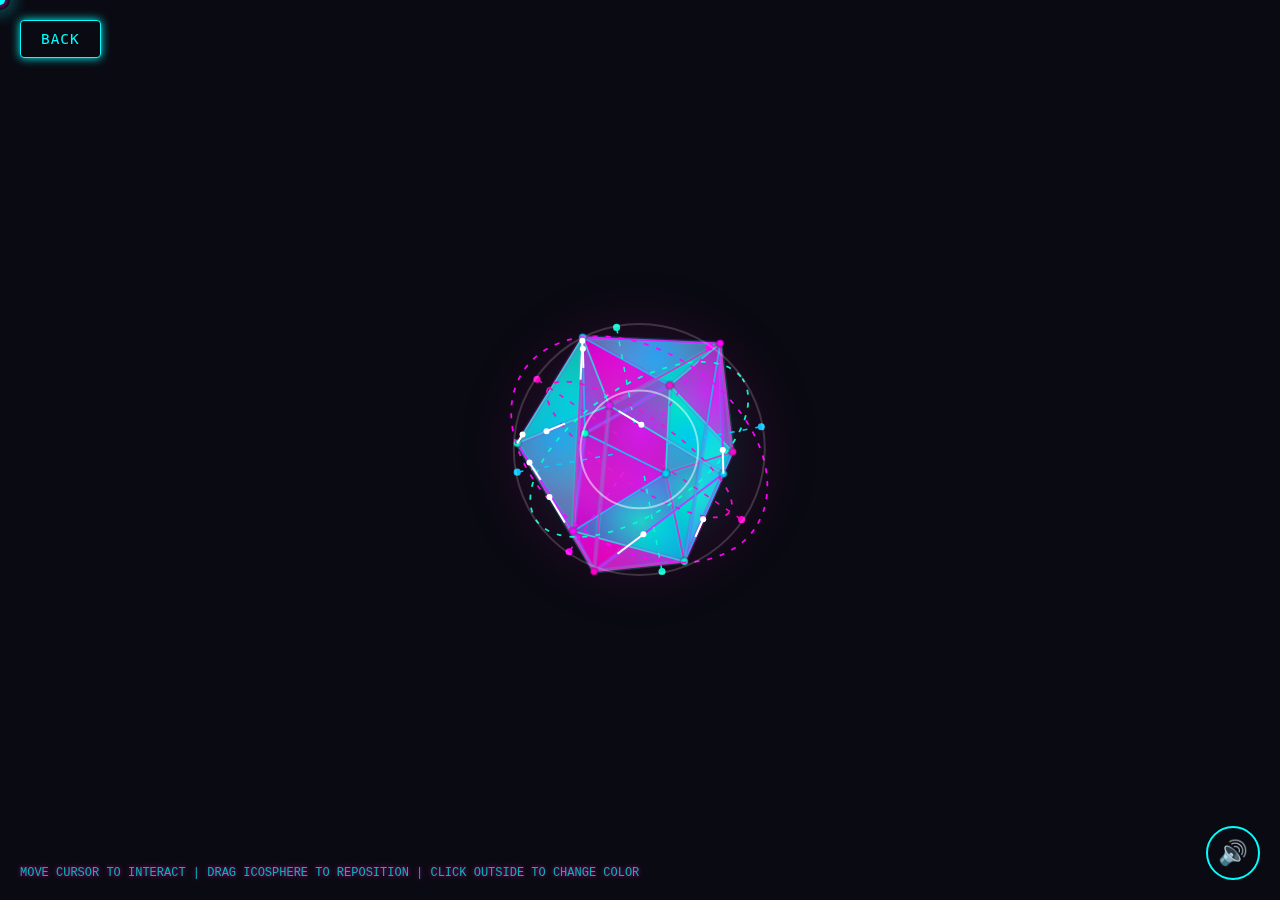
<file: icosphere.html>
<!DOCTYPE html>
<html lang="en">
<head>
  <meta name="apple-mobile-web-app-capable" content="yes">
  <meta name="apple-mobile-web-app-status-bar-style" content="black-translucent">
  <meta name="format-detection" content="telephone=no">
  <meta name="apple-touch-fullscreen" content="yes">
  <meta name="apple-mobile-web-app-title" content="StimVerse">
  <meta name="apple-mobile-web-app-orientations" content="portrait">
  <meta name="theme-color" content="#000000">
  <link rel="apple-touch-icon" href="icon.png">
  <link rel="apple-touch-startup-image" href="splash.png">
  <script>
    // iOS loading fixes
    window.addEventListener(load, function() {
      // Force layout recalculation
      document.body.style.display = none;
      document.body.offsetHeight;
      document.body.style.display = ;
      
      // Fix for iOS Safari 100vh issue
      function setAppHeight() {
        const doc = document.documentElement;
        doc.style.setProperty(--app-height, `${window.innerHeight}px`);
      }
      window.addEventListener(resize, setAppHeight);
      setAppHeight();
      
      // Fix for iOS Safari canvas rendering
      if (/iPad|iPhone|iPod/.test(navigator.userAgent) && !window.MSStream) {
        const canvas = document.querySelector(canvas);
        if (canvas) {
          const context = canvas.getContext(webgl) || canvas.getContext(2d);
          if (context) {
            context.clearRect(0, 0, canvas.width, canvas.height);
            context.drawImage(canvas, 0, 0);
          }
        }
      }
    });
  </script>
  <meta charset="UTF-8">
  <meta name="viewport" content="width=device-width, initial-scale=1.0, maximum-scale=1.0, user-scalable=no, viewport-fit=cover, minimal-ui">
  <title>StimVerse - Interactive Icosphere</title>
  <script>
    // iOS Safari specific fixes
    if (/iPad|iPhone|iPod/.test(navigator.userAgent) && !window.MSStream) {
      // Prevent double-tap zoom
      document.addEventListener(touchstart, function(e) {
        if (e.touches.length > 1) {
          e.preventDefault();
        }
      }, { passive: false });
      
      // Prevent elastic scrolling
      document.body.addEventListener(touchmove, function(e) {
        if (e.target.tagName === CANVAS) {
          e.preventDefault();
        }
      }, { passive: false });
      
      // Fix for iOS Safari canvas rendering
      function fixCanvasRendering() {
        const canvas = document.querySelector(canvas);
        if (canvas) {
          const context = canvas.getContext(webgl) || canvas.getContext(2d);
          if (context) {
            context.clearRect(0, 0, canvas.width, canvas.height);
            context.drawImage(canvas, 0, 0);
          }
        }
      }
      
      // Fix for iOS Safari orientation changes
      window.addEventListener(orientationchange, function() {
        setTimeout(function() {
          fixCanvasRendering();
          setAppHeight();
        }, 100);
      });
    }
  </script>
  <script src="sound-toggle.js"></script>
  <link rel="stylesheet" href="back-button.css">
  <style>
    :root {
      --safe-area-inset-top: env(safe-area-inset-top);
      --safe-area-inset-bottom: env(safe-area-inset-bottom);
      --safe-area-inset-left: env(safe-area-inset-left);
      --safe-area-inset-right: env(safe-area-inset-right);
    }
    * {
      -webkit-tap-highlight-color: transparent;
      -webkit-touch-callout: none;
      -webkit-user-select: none;
      -webkit-text-size-adjust: 100%;
      -webkit-overflow-scrolling: touch;
      -webkit-transform: translateZ(0);
      transform: translateZ(0);
      backface-visibility: hidden;
      perspective: 1000;
    }
    html, body {
      height: 100%;
      width: 100%;
      margin: 0;
      padding: 0;
      overflow: hidden;
      position: fixed;
      -webkit-overflow-scrolling: touch;
    }
    body {
      min-height: 100vh;
      min-height: -webkit-fill-available;
      padding: env(safe-area-inset-top) env(safe-area-inset-right) env(safe-area-inset-bottom) env(safe-area-inset-left);
      position: fixed;
      width: 100%;
      height: 100%;
      overflow: hidden;
      overscroll-behavior: none;
      -webkit-transform: translate3d(0,0,0);
      transform: translate3d(0,0,0);
    }
    @supports (-webkit-touch-callout: none) {
      body {
        min-height: -webkit-fill-available;
      }
    }
    canvas {
      touch-action: none;
      -webkit-transform: translateZ(0);
      transform: translateZ(0);
      backface-visibility: hidden;
      perspective: 1000;
      position: fixed;
      top: 0;
      left: 0;
      width: 100%;
      height: 100%;
    }
    :root {
      --neon-blue: #00ffff;
      --darker-bg: #0a0a12;
      --neon-white: #ffffff;
    }
    body {
      margin: 0;
      overflow: hidden;
      background-color: #0a0a12;
      cursor: none;
      font-family: 'Courier New', monospace;
    }
    
    #canvas-container {
      position: relative;
      width: 100vw;
      height: 100vh;
    }
    
    canvas {
      position: absolute;
      top: 0;
      left: 0;
    }
    
    .cursor {
      position: absolute;
      width: 20px;
      height: 20px;
      border-radius: 50%;
      background: radial-gradient(circle, rgba(255,0,204,0.8) 0%, rgba(0,204,255,0) 70%);
      transform: translate(-50%, -50%);
      pointer-events: none;
      z-index: 999;
      box-shadow: 0 0 15px 5px rgba(0, 255, 255, 0.3);
    }
    
    .cursor::after {
      content: "";
      position: absolute;
      width: 10px;
      height: 10px;
      border-radius: 50%;
      background-color: #00ffff;
      top: 5px;
      left: 5px;
    }
    
    .info {
      position: absolute;
      bottom: 20px;
      left: 20px;
      color: #00ffff;
      font-size: 12px;
      z-index: 100;
      opacity: 0.7;
      text-shadow: 0 0 5px #ff00cc;
    }
  </style>
</head>
<body>
  <a href="index.html" class="back-button">BACK</a>
  <div class="grid"></div>
  <div class="scanline"></div>
  
  <div id="icosphere-container">
    <div id="canvas-container">
      <canvas id="scene"></canvas>
      <div class="cursor"></div>
      <div class="info">MOVE CURSOR TO INTERACT | DRAG ICOSPHERE TO REPOSITION | CLICK OUTSIDE TO CHANGE COLOR</div>
    </div>
  </div>

  <script>
    // Initialize variables
    const canvas = document.getElementById('scene');
    const ctx = canvas.getContext('2d');
    const cursor = document.querySelector('.cursor');
    
    // Set canvas dimensions
    canvas.width = window.innerWidth;
    canvas.height = window.innerHeight;
    
    // Dragging state
    let isDragging = false;
    let dragOffsetX = 0;
    let dragOffsetY = 0;
    
    // Shape properties
    let shape = {
      x: canvas.width / 2,
      y: canvas.height / 2,
      scale: 100, // Base scale for the icosphere
      velocityX: 2.5,
      velocityY: 2.0,
      rotationX: 0,
      rotationY: 0,
      rotationZ: 0,
      currentColorScheme: 0,
      colorSchemes: [
        ['#ff00cc', '#00ffcc', '#ff00ff', '#00ccff'], // Default cyberpunk
        ['#ff6600', '#ffcc00', '#ff3300', '#ff9900'], // Orange fire
        ['#00ff66', '#33ff99', '#00cc33', '#66ffcc'], // Matrix green
        ['#9900ff', '#cc66ff', '#6600cc', '#cc33ff']  // Neon purple
      ],
      pulseRate: 0.2,
      morphFactor: 0
    };
    
    // Mouse position
    let mouse = {
      x: canvas.width / 2,
      y: canvas.height / 2,
      influence: 0.08 // How much the mouse affects the shape
    };

    // Icosphere generation - start with icosahedron vertices and faces
    function createIcosahedron() {
      const phi = (1 + Math.sqrt(5)) / 2; // Golden ratio
      const a = 1;
      const b = 1 / phi;
      
      // Create the 12 vertices of the icosahedron
      const vertices = [
        { x: 0, y: b, z: -a }, { x: b, y: a, z: 0 }, { x: -b, y: a, z: 0 }, 
        { x: 0, y: b, z: a }, { x: 0, y: -b, z: a }, { x: -a, y: 0, z: b }, 
        { x: 0, y: -b, z: -a }, { x: a, y: 0, z: -b }, { x: a, y: 0, z: b }, 
        { x: -a, y: 0, z: -b }, { x: b, y: -a, z: 0 }, { x: -b, y: -a, z: 0 }
      ];
      
      // Normalize all vertices to create a unit sphere
      vertices.forEach(v => {
        const length = Math.sqrt(v.x * v.x + v.y * v.y + v.z * v.z);
        v.x /= length;
        v.y /= length;
        v.z /= length;
      });
      
      // Define the 20 triangular faces of the icosahedron
      const faces = [
        [0, 1, 2], [3, 2, 1], [3, 4, 5], [3, 8, 4], [3, 5, 2], 
        [3, 1, 8], [0, 6, 7], [0, 7, 1], [0, 9, 6], [0, 2, 9], 
        [5, 11, 2], [2, 11, 9], [7, 10, 1], [1, 10, 8], [8, 10, 4], 
        [4, 10, 11], [4, 11, 5], [6, 10, 7], [6, 11, 10], [6, 9, 11]
      ];
      
      // Extract edges from faces (unique edges only)
      const edgeSet = new Set();
      const edges = [];
      
      faces.forEach(face => {
        for (let i = 0; i < 3; i++) {
          const v1 = Math.min(face[i], face[(i + 1) % 3]);
          const v2 = Math.max(face[i], face[(i + 1) % 3]);
          const edgeKey = `${v1}-${v2}`;
          
          if (!edgeSet.has(edgeKey)) {
            edgeSet.add(edgeKey);
            edges.push([v1, v2]);
          }
        }
      });
      
      return { vertices, faces, edges };
    }
    
    // Create and store the icosphere geometry
    const icosphere = createIcosahedron();
    let { vertices, faces, edges } = icosphere;
    
    // Function to dynamically modify vertices (for breathing effect)
    function updateDynamicVertices(time) {
      // Calculate the pulse factor based on time
      const pulseFactor = 0.15 * Math.sin(time * shape.pulseRate) + 1.0;
      
      // Calculate the morph factor (smoothly oscillates between 0 and 1)
      shape.morphFactor = (Math.sin(time * 0.3) + 1) / 2;
      
      // Create dynamic vertices by modifying the original icosahedron vertices
      return icosphere.vertices.map((v, i) => {
        // Make a copy of the original vertex
        let vertex = { x: v.x, y: v.y, z: v.z };
        
        // Apply breathing effect - slightly adjust radius
        const radiusFactor = pulseFactor * (1.0 + 0.1 * Math.sin(i * 0.5 + time));
        vertex.x *= radiusFactor;
        vertex.y *= radiusFactor;
        vertex.z *= radiusFactor;
        
        // Apply some noise to create irregular surface based on time
        const noiseAmount = 0.1 * shape.morphFactor;
        vertex.x += noiseAmount * Math.sin(vertex.y * 5 + time * 0.7);
        vertex.y += noiseAmount * Math.sin(vertex.z * 5 + time * 0.8);
        vertex.z += noiseAmount * Math.sin(vertex.x * 5 + time * 0.9);
        
        return vertex;
      });
    }
    
    // Project 3D point to 2D with perspective
    function project(point3D) {
      const focalLength = 300;
      const z = point3D.z * shape.scale;
      const scale = focalLength / (focalLength + z);
      
      return {
        x: point3D.x * scale * shape.scale + shape.x,
        y: point3D.y * scale * shape.scale + shape.y,
        z: z,
        scale: scale
      };
    }
    
    // Rotate a point in 3D space
    function rotatePoint(point) {
      let {x, y, z} = point;
      
      // Rotate around X axis
      const cosX = Math.cos(shape.rotationX);
      const sinX = Math.sin(shape.rotationX);
      const y1 = y * cosX - z * sinX;
      const z1 = y * sinX + z * cosX;
      
      // Rotate around Y axis
      const cosY = Math.cos(shape.rotationY);
      const sinY = Math.sin(shape.rotationY);
      const x2 = x * cosY + z1 * sinY;
      const z2 = -x * sinY + z1 * cosY;
      
      // Rotate around Z axis
      const cosZ = Math.cos(shape.rotationZ);
      const sinZ = Math.sin(shape.rotationZ);
      const x3 = x2 * cosZ - y1 * sinZ;
      const y3 = x2 * sinZ + y1 * cosZ;
      
      return { x: x3, y: y3, z: z2 };
    }
    
    // Draw the icosphere
    function drawIcosphere() {
      ctx.clearRect(0, 0, canvas.width, canvas.height);
      
      // Apply rotation
      shape.rotationX += 0.005;
      shape.rotationY += 0.007;
      shape.rotationZ += 0.003;
      
      // Only move shape based on velocity if not being dragged
      if (!isDragging) {
        shape.x += shape.velocityX;
        shape.y += shape.velocityY;
        
        // Bounce off walls
        if (shape.x < shape.scale || shape.x > canvas.width - shape.scale) {
          shape.velocityX *= -1;
          // Add a random jitter to velocity
          shape.velocityX += (Math.random() - 0.5) * 0.5;
          
          // Add a small vibration on wall bounce
          if (navigator.vibrate) {
            navigator.vibrate(20);
          }
        }
        
        if (shape.y < shape.scale || shape.y > canvas.height - shape.scale) {
          shape.velocityY *= -1;
          // Add a random jitter to velocity
          shape.velocityY += (Math.random() - 0.5) * 0.5;
          
          // Add a small vibration on wall bounce
          if (navigator.vibrate) {
            navigator.vibrate(20);
          }
        }
        
        // Keep velocity in reasonable range
        shape.velocityX = Math.max(-4, Math.min(4, shape.velocityX));
        shape.velocityY = Math.max(-4, Math.min(4, shape.velocityY));
        
        // Attract to mouse position when not dragging
        const mouseAttractX = (mouse.x - shape.x) * mouse.influence;
        const mouseAttractY = (mouse.y - shape.y) * mouse.influence;
        shape.velocityX += mouseAttractX;
        shape.velocityY += mouseAttractY;
      }
      
      const time = Date.now() / 1000;
      const pulse = (Math.sin(time * 2) + 1) / 2; // For pulsing effects
      
      // Update vertices for dynamic effects
      const dynamicVertices = updateDynamicVertices(time);
      
      // Transform points (rotate and project)
      const transformedVertices = dynamicVertices.map(point => {
        const rotated = rotatePoint(point);
        return project(rotated);
      });
      
      // Sort faces by z-depth for proper rendering (painter's algorithm)
      const sortedFaces = [...faces].map((face, index) => {
        // Calculate average z value of face
        const avgZ = face.reduce((sum, vertexIndex) => {
          return sum + transformedVertices[vertexIndex].z;
        }, 0) / face.length;
        
        return { face, avgZ, index };
      }).sort((a, b) => a.avgZ - b.avgZ);
      
      const colors = shape.colorSchemes[shape.currentColorScheme];
      
      // Draw faces (back to front)
      sortedFaces.forEach((faceData, i) => {
        const { face, index } = faceData;
        
        ctx.beginPath();
        ctx.moveTo(transformedVertices[face[0]].x, transformedVertices[face[0]].y);
        ctx.lineTo(transformedVertices[face[1]].x, transformedVertices[face[1]].y);
        ctx.lineTo(transformedVertices[face[2]].x, transformedVertices[face[2]].y);
        ctx.closePath();
        
        // Create gradient for this face
        const centerX = (transformedVertices[face[0]].x + transformedVertices[face[1]].x + transformedVertices[face[2]].x) / 3;
        const centerY = (transformedVertices[face[0]].y + transformedVertices[face[1]].y + transformedVertices[face[2]].y) / 3;
        const gradRadius = shape.scale * 0.7 * Math.max(0.5, transformedVertices[face[0]].scale);
        
        const gradient = ctx.createRadialGradient(
          centerX, centerY, 0,
          centerX, centerY, gradRadius
        );
        
        const colorIndex1 = index % colors.length;
        const colorIndex2 = (index + 2) % colors.length;
        
        gradient.addColorStop(0, colors[colorIndex1] + 'cc');
        gradient.addColorStop(1, colors[colorIndex2] + '77');
        
        ctx.fillStyle = gradient;
        ctx.fill();
      });
      
      // Draw edges with glow effect
      edges.forEach((edge, i) => {
        const p1 = transformedVertices[edge[0]];
        const p2 = transformedVertices[edge[1]];
        
        // Main edge
        ctx.beginPath();
        ctx.moveTo(p1.x, p1.y);
        ctx.lineTo(p2.x, p2.y);
        ctx.strokeStyle = colors[i % colors.length];
        ctx.lineWidth = 1.5 + pulse;
        ctx.stroke();
        
        // Glow effect
        ctx.beginPath();
        ctx.moveTo(p1.x, p1.y);
        ctx.lineTo(p2.x, p2.y);
        ctx.strokeStyle = colors[(i + 1) % colors.length] + '33';
        ctx.lineWidth = 4 + pulse * 2;
        ctx.stroke();
      });
      
      // Draw vertex points
      transformedVertices.forEach((point, i) => {
        ctx.beginPath();
        ctx.arc(point.x, point.y, 3 + pulse * 1.5, 0, Math.PI * 2);
        ctx.fillStyle = colors[i % colors.length];
        ctx.fill();
        
        // Vertex glow
        ctx.beginPath();
        ctx.arc(point.x, point.y, 5 + pulse * 2, 0, Math.PI * 2);
        const vertexGlow = ctx.createRadialGradient(
          point.x, point.y, 2,
          point.x, point.y, 5 + pulse * 2
        );
        vertexGlow.addColorStop(0, colors[i % colors.length] + 'cc');
        vertexGlow.addColorStop(1, 'rgba(0,0,0,0)');
        ctx.fillStyle = vertexGlow;
        ctx.fill();
      });
      
      // Draw circuit pattern around the icosphere
      const circuitLines = 8;
      const baseAngle = time / 3;
      
      for (let i = 0; i < circuitLines; i++) {
        const angle = baseAngle + (Math.PI * 2 / circuitLines) * i;
        
        // Draw circuit paths
        const startX = shape.x + Math.cos(angle) * (shape.scale * 0.2);
        const startY = shape.y + Math.sin(angle) * (shape.scale * 0.2);
        const endX = shape.x + Math.cos(angle) * (shape.scale * 1.2 + pulse * 15);
        const endY = shape.y + Math.sin(angle) * (shape.scale * 1.2 + pulse * 15);
        
        ctx.beginPath();
        ctx.moveTo(startX, startY);
        ctx.lineTo(endX, endY);
        
        ctx.strokeStyle = colors[i % colors.length];
        ctx.lineWidth = 1.5;
        ctx.setLineDash([5, 8]);
        ctx.lineDashOffset = time * 10;
        ctx.stroke();
        
        // Circuit node
        ctx.beginPath();
        ctx.arc(endX, endY, 3 + pulse * 2, 0, Math.PI * 2);
        ctx.fillStyle = colors[i % colors.length];
        ctx.fill();
      }
      
      ctx.setLineDash([]);
      
      // Draw cyberpunk orbital rings
      const ringCount = 3;
      for (let i = 0; i < ringCount; i++) {
        ctx.beginPath();
        
        // Create rotating ellipses that tilt in 3D space
        const tilt = 0.3 + 0.2 * i;
        const ringRadius = shape.scale * (1.1 + i * 0.15);
        const rotOffset = (i % 2 === 0 ? 1 : -1) * time / 3;
        
        ctx.save();
        ctx.translate(shape.x, shape.y);
        ctx.rotate(rotOffset);
        ctx.scale(1, tilt);
        ctx.beginPath();
        ctx.arc(0, 0, ringRadius, 0, Math.PI * 2);
        ctx.restore();
        
        ctx.strokeStyle = colors[i % colors.length];
        ctx.lineWidth = 1.5 + pulse;
        ctx.setLineDash([5, 8]);
        ctx.lineDashOffset = time * 20 * (i % 2 === 0 ? 1 : -1);
        ctx.stroke();
      }
      
      ctx.setLineDash([]);
      
      // Draw outer glow
      const outerGradient = ctx.createRadialGradient(
        shape.x, shape.y, shape.scale * 0.7,
        shape.x, shape.y, shape.scale * 1.8
      );
      
      outerGradient.addColorStop(0, 'rgba(0,255,255,0.1)');
      outerGradient.addColorStop(0.5, 'rgba(255,0,204,0.05)');
      outerGradient.addColorStop(1, 'rgba(0,0,0,0)');
      
      ctx.beginPath();
      ctx.arc(shape.x, shape.y, shape.scale * 1.8, 0, Math.PI * 2);
      ctx.fillStyle = outerGradient;
      ctx.fill();
      
      // Draw data flow animations along the edges
      const flowCount = Math.min(10, edges.length); // Limit the number of flows for performance
      for (let i = 0; i < flowCount; i++) {
        const edgeIndex = (i + Math.floor(time * 3)) % edges.length;
        const edge = edges[edgeIndex];
        
        const p1 = transformedVertices[edge[0]];
        const p2 = transformedVertices[edge[1]];
        
        // Data flow position calculation
        const flowSpeed = 0.5; // Speed of flow
        const flowPosition = (time * flowSpeed + i/flowCount) % 1;
        
        // Calculate point along the edge
        const flowX = p1.x + (p2.x - p1.x) * flowPosition;
        const flowY = p1.y + (p2.y - p1.y) * flowPosition;
        
        // Draw data packet
        ctx.beginPath();
        ctx.arc(flowX, flowY, 3, 0, Math.PI * 2);
        ctx.fillStyle = '#ffffff';
        ctx.fill();
        
        // Draw data packet trail
        ctx.beginPath();
        ctx.moveTo(flowX, flowY);
        const trailLength = 0.2; // Length of trail
        const trailStart = Math.max(0, flowPosition - trailLength);
        const trailX = p1.x + (p2.x - p1.x) * trailStart;
        const trailY = p1.y + (p2.y - p1.y) * trailStart;
        ctx.lineTo(trailX, trailY);
        
        ctx.strokeStyle = '#ffffff';
        ctx.lineWidth = 2;
        ctx.stroke();
      }
      
      // Energy pulses emanating from center
      const pulseCount = 3;
      for (let i = 0; i < pulseCount; i++) {
        const pulseLife = (time * 0.7 + i/pulseCount) % 1; // 0 to 1 lifecycle
        if (pulseLife < 0.7) { // Only show during part of the lifecycle
          const pulseRadius = shape.scale * 0.2 + pulseLife * shape.scale * 2.0;
          const pulseOpacity = 0.7 - pulseLife;
          
          ctx.beginPath();
          ctx.arc(shape.x, shape.y, pulseRadius, 0, Math.PI * 2);
          ctx.strokeStyle = `rgba(255,255,255,${pulseOpacity})`;
          ctx.lineWidth = 2;
          ctx.stroke();
        }
      }
    }
    
    // Handle mouse movement
    document.addEventListener('mousemove', (e) => {
      mouse.x = e.clientX;
      mouse.y = e.clientY;
      
      // Update custom cursor position
      cursor.style.left = `${e.clientX}px`;
      cursor.style.top = `${e.clientY}px`;
      
      // If dragging, update shape position directly
      if (isDragging) {
        shape.x = e.clientX - dragOffsetX;
        shape.y = e.clientY - dragOffsetY;
        
        // Stop automatic movement while dragging
        shape.velocityX = 0;
        shape.velocityY = 0;
      } else {
        // Normal cursor behavior when not dragging
        // Increase cursor size based on proximity to shape
        const dx = e.clientX - shape.x;
        const dy = e.clientY - shape.y;
        const distance = Math.sqrt(dx * dx + dy * dy);
        
        if (distance < shape.scale * 2) {
          const scale = 1 + (1 - distance / (shape.scale * 2)) * 1.5;
          cursor.style.transform = `translate(-50%, -50%) scale(${scale})`;
          
          // Change cursor style when hoverable
          if (distance < shape.scale) {
            document.body.style.cursor = 'grab';
            cursor.style.opacity = '0.7';
          } else {
            document.body.style.cursor = 'none';
            cursor.style.opacity = '1';
          }
        } else {
          cursor.style.transform = 'translate(-50%, -50%) scale(1)';
          document.body.style.cursor = 'none';
          cursor.style.opacity = '1';
        }
      }
    });
    
    // Handle mousedown for drag start
    document.addEventListener('mousedown', (e) => {
      const dx = e.clientX - shape.x;
      const dy = e.clientY - shape.y;
      const distance = Math.sqrt(dx * dx + dy * dy);
      
      // Only start dragging if click is within the shape
      if (distance < shape.scale) {
        isDragging = true;
        dragOffsetX = dx;
        dragOffsetY = dy;
        document.body.style.cursor = 'grabbing';
        
        // Trigger vibration feedback
        if (navigator.vibrate) {
          navigator.vibrate(50);
        }
      } else {
        // Change color scheme on regular clicks outside the shape
        shape.currentColorScheme = (shape.currentColorScheme + 1) % shape.colorSchemes.length;
        
        // Speed up/slow down morphing on each click
        shape.pulseRate = 0.1 + Math.random() * 0.3;
        
        // Trigger vibration if supported by the device
        if (navigator.vibrate) {
          navigator.vibrate([100, 50, 200]);
        }
      }
    });
    
    // Handle mouseup to end dragging
    document.addEventListener('mouseup', () => {
      if (isDragging) {
        isDragging = false;
        document.body.style.cursor = 'none';
        
        // Give shape a small random velocity when released
        shape.velocityX = (Math.random() - 0.5) * 4;
        shape.velocityY = (Math.random() - 0.5) * 4;
        
        // Small vibration on release
        if (navigator.vibrate) {
          navigator.vibrate(30);
        }
      }
    });
    
    // Handle window resize
    window.addEventListener('resize', () => {
      canvas.width = window.innerWidth;
      canvas.height = window.innerHeight;
      
      // Reset shape position
      shape.x = canvas.width / 2;
      shape.y = canvas.height / 2;
    });
    
    // Add touch support for mobile devices
    document.addEventListener('touchmove', (e) => {
      e.preventDefault(); // Prevent scrolling
      
      if (e.touches.length > 0) {
        const touch = e.touches[0];
        mouse.x = touch.clientX;
        mouse.y = touch.clientY;
        
        // Update custom cursor position
        cursor.style.left = `${touch.clientX}px`;
        cursor.style.top = `${touch.clientY}px`;
        
        // If dragging, update shape position directly
        if (isDragging) {
          shape.x = touch.clientX - dragOffsetX;
          shape.y = touch.clientY - dragOffsetY;
          
          // Stop automatic movement while dragging
          shape.velocityX = 0;
          shape.velocityY = 0;
        }
      }
    }, { passive: false });
    
    document.addEventListener('touchstart', (e) => {
      if (e.touches.length > 0) {
        const touch = e.touches[0];
        
        const dx = touch.clientX - shape.x;
        const dy = touch.clientY - shape.y;
        const distance = Math.sqrt(dx * dx + dy * dy);
        
        // Only start dragging if touch is within the shape
        if (distance < shape.scale) {
          isDragging = true;
          dragOffsetX = dx;
          dragOffsetY = dy;
          
          // Trigger vibration feedback
          if (navigator.vibrate) {
            navigator.vibrate(50);
          }
        } else {
          // Change color scheme on regular touches outside the shape
          shape.currentColorScheme = (shape.currentColorScheme + 1) % shape.colorSchemes.length;
          
          // Change pulse rate
          shape.pulseRate = 0.1 + Math.random() * 0.3;
          
          // Trigger vibration if supported by the device
          if (navigator.vibrate) {
            navigator.vibrate([100, 50, 200]);
          }
        }
      }
    }, { passive: false });
    
    document.addEventListener('touchend', () => {
      if (isDragging) {
        isDragging = false;
        
        // Give shape a small random velocity when released
        shape.velocityX = (Math.random() - 0.5) * 4;
        shape.velocityY = (Math.random() - 0.5) * 4;
        
        // Small vibration on release
        if (navigator.vibrate) {
          navigator.vibrate(30);
        }
      }
    });
    
    // Animation loop
    function animate() {
      drawIcosphere();
      requestAnimationFrame(animate);
    }
    
    // Start animation
    animate();
  </script>
</body>
</html>
</file>
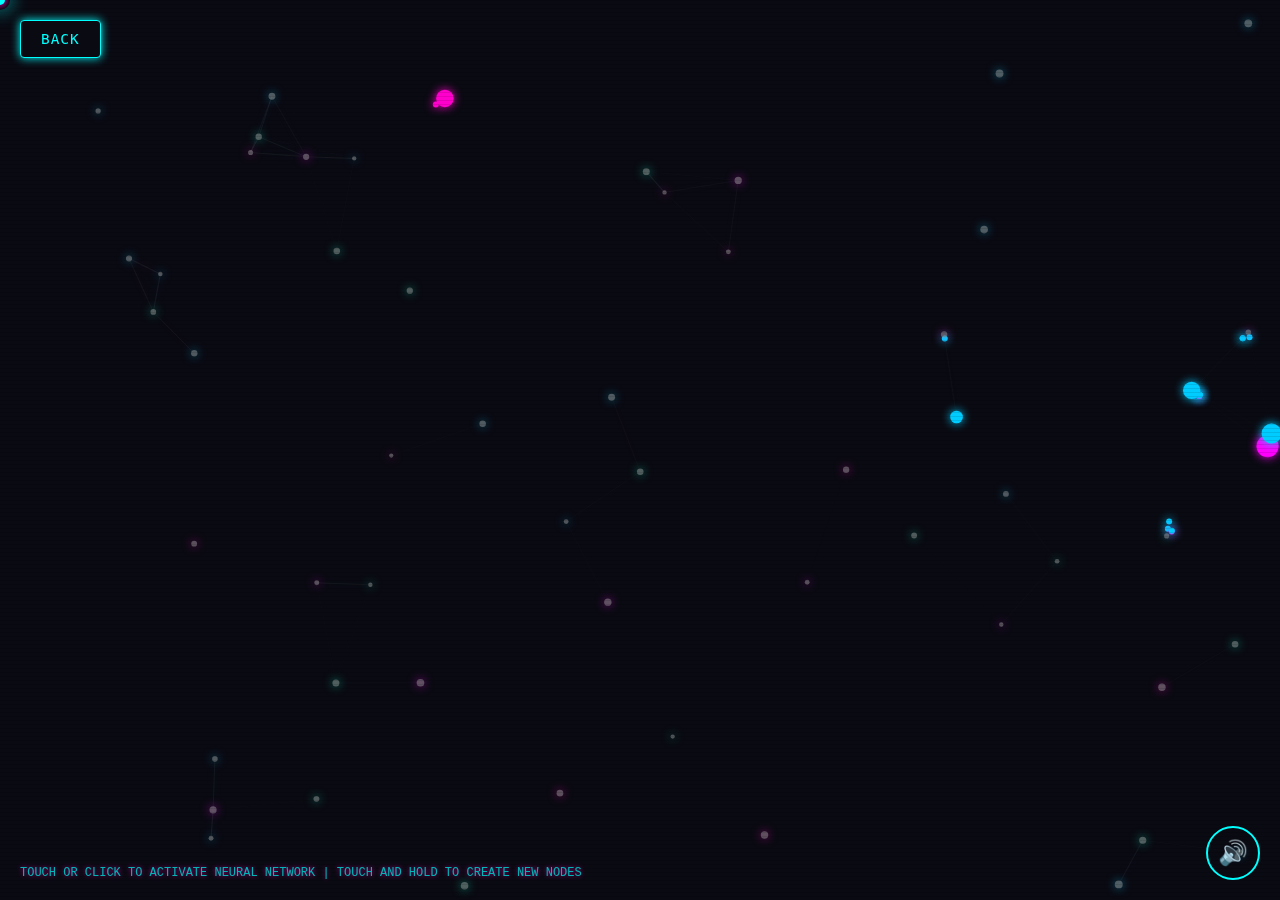
<file: nueral.html>
<!DOCTYPE html>
<html lang="en">
<head>
  <meta name="apple-mobile-web-app-capable" content="yes">
  <meta name="apple-mobile-web-app-status-bar-style" content="black-translucent">
  <meta name="format-detection" content="telephone=no">
  <meta name="apple-touch-fullscreen" content="yes">
  <meta name="apple-mobile-web-app-title" content="StimVerse">
  <meta name="apple-mobile-web-app-orientations" content="portrait">
  <meta name="theme-color" content="#000000">
  <link rel="apple-touch-icon" href="icon.png">
  <link rel="apple-touch-startup-image" href="splash.png">
  <script>
    // iOS loading fixes
    window.addEventListener(load, function() {
      // Force layout recalculation
      document.body.style.display = none;
      document.body.offsetHeight;
      document.body.style.display = ;
      
      // Fix for iOS Safari 100vh issue
      function setAppHeight() {
        const doc = document.documentElement;
        doc.style.setProperty(--app-height, `${window.innerHeight}px`);
      }
      window.addEventListener(resize, setAppHeight);
      setAppHeight();
      
      // Fix for iOS Safari canvas rendering
      if (/iPad|iPhone|iPod/.test(navigator.userAgent) && !window.MSStream) {
        const canvas = document.querySelector(canvas);
        if (canvas) {
          const context = canvas.getContext(webgl) || canvas.getContext(2d);
          if (context) {
            context.clearRect(0, 0, canvas.width, canvas.height);
            context.drawImage(canvas, 0, 0);
          }
        }
      }
    });
  </script>
  <meta charset="UTF-8">
  <meta name="viewport" content="width=device-width, initial-scale=1.0, maximum-scale=1.0, user-scalable=no, viewport-fit=cover, minimal-ui">
  <title>StimVerse - Interactive Neural</title>
  <script>
    // iOS Safari specific fixes
    if (/iPad|iPhone|iPod/.test(navigator.userAgent) && !window.MSStream) {
      // Prevent double-tap zoom
      document.addEventListener(touchstart, function(e) {
        if (e.touches.length > 1) {
          e.preventDefault();
        }
      }, { passive: false });
      
      // Prevent elastic scrolling
      document.body.addEventListener(touchmove, function(e) {
        if (e.target.tagName === CANVAS) {
          e.preventDefault();
        }
      }, { passive: false });
      
      // Fix for iOS Safari canvas rendering
      function fixCanvasRendering() {
        const canvas = document.querySelector(canvas);
        if (canvas) {
          const context = canvas.getContext(webgl) || canvas.getContext(2d);
          if (context) {
            context.clearRect(0, 0, canvas.width, canvas.height);
            context.drawImage(canvas, 0, 0);
          }
        }
      }
      
      // Fix for iOS Safari orientation changes
      window.addEventListener(orientationchange, function() {
        setTimeout(function() {
          fixCanvasRendering();
          setAppHeight();
        }, 100);
      });
    }
  </script>
  <script src="sound-toggle.js"></script>
  <link rel="stylesheet" href="back-button.css">
  <style>
    :root {
      --safe-area-inset-top: env(safe-area-inset-top);
      --safe-area-inset-bottom: env(safe-area-inset-bottom);
      --safe-area-inset-left: env(safe-area-inset-left);
      --safe-area-inset-right: env(safe-area-inset-right);
    }
    * {
      -webkit-tap-highlight-color: transparent;
      -webkit-touch-callout: none;
      -webkit-user-select: none;
      -webkit-text-size-adjust: 100%;
      -webkit-overflow-scrolling: touch;
      -webkit-transform: translateZ(0);
      transform: translateZ(0);
      backface-visibility: hidden;
      perspective: 1000;
    }
    html, body {
      height: 100%;
      width: 100%;
      margin: 0;
      padding: 0;
      overflow: hidden;
      position: fixed;
      -webkit-overflow-scrolling: touch;
    }
    body {
      min-height: 100vh;
      min-height: -webkit-fill-available;
      padding: env(safe-area-inset-top) env(safe-area-inset-right) env(safe-area-inset-bottom) env(safe-area-inset-left);
      position: fixed;
      width: 100%;
      height: 100%;
      overflow: hidden;
      overscroll-behavior: none;
      -webkit-transform: translate3d(0,0,0);
      transform: translate3d(0,0,0);
    }
    @supports (-webkit-touch-callout: none) {
      body {
        min-height: -webkit-fill-available;
      }
    }
    canvas {
      touch-action: none;
      -webkit-transform: translateZ(0);
      transform: translateZ(0);
      backface-visibility: hidden;
      perspective: 1000;
      position: fixed;
      top: 0;
      left: 0;
      width: 100%;
      height: 100%;
    }
    :root {
      --neon-blue: #00ffff;
      --darker-bg: #0a0a12;
      --neon-white: #ffffff;
    }
    body {
      margin: 0;
      overflow: hidden;
      background-color: #0a0a12;
      cursor: none;
      font-family: 'Courier New', monospace;
      touch-action: none; /* Prevent default touch actions */
      user-select: none; /* Prevent text selection while dragging */
    }
    
    #canvas-container {
      position: relative;
      width: 100vw;
      height: 100vh;
    }
    
    canvas {
      position: absolute;
      top: 0;
      left: 0;
    }
    
    .cursor {
      position: absolute;
      width: 20px;
      height: 20px;
      border-radius: 50%;
      background: radial-gradient(circle, rgba(255,0,204,0.8) 0%, rgba(0,204,255,0) 70%);
      transform: translate(-50%, -50%);
      pointer-events: none;
      z-index: 999;
      box-shadow: 0 0 15px 5px rgba(0, 255, 255, 0.3);
    }
    
    .cursor::after {
      content: "";
      position: absolute;
      width: 10px;
      height: 10px;
      border-radius: 50%;
      background-color: #00ffff;
      top: 5px;
      left: 5px;
    }
    
    .info {
      position: absolute;
      bottom: 20px;
      left: 20px;
      color: #00ffff;
      font-size: 12px;
      z-index: 100;
      opacity: 0.7;
      text-shadow: 0 0 5px #ff00cc;
    }
  </style>
</head>
<body>
  <a href="index.html" class="back-button">BACK</a>
  <div id="canvas-container">
    <canvas id="scene"></canvas>
    <div class="cursor"></div>
    <div class="info">TOUCH OR CLICK TO ACTIVATE NEURAL NETWORK | TOUCH AND HOLD TO CREATE NEW NODES</div>
  </div>

  <script>
    // Initialize variables
    const canvas = document.getElementById('scene');
    const ctx = canvas.getContext('2d');
    const cursor = document.querySelector('.cursor');
    
    // Set canvas dimensions
    canvas.width = window.innerWidth;
    canvas.height = window.innerHeight;
    
    // Mouse position
    let mouse = {
      x: canvas.width / 2,
      y: canvas.height / 2,
      isPressed: false,
      pressTimer: null
    };
    
    // Neural Network properties
    const neuralNetwork = {
      nodes: [],
      connections: [],
      nodeCount: Math.min(Math.max(30, Math.floor(window.innerWidth * window.innerHeight / 20000)), 150), // Responsive node count
      connectionDistance: 150,
      colorSchemes: [
        ['#ff00cc', '#00ffcc', '#ff00ff', '#00ccff'], // Default cyberpunk
        ['#ff6600', '#ffcc00', '#ff3300', '#ff9900'], // Orange fire
        ['#00ff66', '#33ff99', '#00cc33', '#66ffcc'], // Matrix green
        ['#9900ff', '#cc66ff', '#6600cc', '#cc33ff']  // Neon purple
      ],
      currentColorScheme: 0,
      pulseFrequency: 0.05, // How often to send pulses (probability per frame)
      activeNodes: new Set(), // Track which nodes are currently activated
      
      init: function() {
        // Create the nodes
        for (let i = 0; i < this.nodeCount; i++) {
          this.nodes.push({
            x: Math.random() * canvas.width,
            y: Math.random() * canvas.height,
            radius: Math.random() * 2 + 2,
            vx: (Math.random() - 0.5) * 3, // Increased initial velocity
            vy: (Math.random() - 0.5) * 3, // Increased initial velocity 
            color: this.getRandomColor(),
            activation: 0, // 0 to 1, how "active" the node is
            activationDecay: 0.02 // How quickly activation decreases per frame
          });
        }
        
        // Create connections between nearby nodes
        for (let i = 0; i < this.nodes.length; i++) {
          for (let j = i + 1; j < this.nodes.length; j++) {
            const nodeA = this.nodes[i];
            const nodeB = this.nodes[j];
            
            const distance = this.getDistance(nodeA, nodeB);
            
            if (distance < this.connectionDistance) {
              this.connections.push({
                from: i,
                to: j,
                strength: 1 - (distance / this.connectionDistance), // Stronger if closer
                pulses: [], // Array of pulse objects moving along this connection
                color: this.getRandomColor()
              });
            }
          }
        }
      },
      
      getDistance: function(nodeA, nodeB) {
        const dx = nodeA.x - nodeB.x;
        const dy = nodeA.y - nodeB.y;
        return Math.sqrt(dx * dx + dy * dy);
      },
      
      getRandomColor: function() {
        const colors = this.colorSchemes[this.currentColorScheme];
        return colors[Math.floor(Math.random() * colors.length)];
      },
      
      update: function() {
        // Update node positions
        for (let i = 0; i < this.nodes.length; i++) {
          const node = this.nodes[i];
          
          // Move the node
          node.x += node.vx;
          node.y += node.vy;
          
          // Boundary checks
          if (node.x < 0 || node.x > canvas.width) {
            node.vx *= -1;
          }
          
          if (node.y < 0 || node.y > canvas.height) {
            node.vy *= -1;
          }
          
          // Slightly randomize velocity for organic movement (increased randomness)
          node.vx += (Math.random() - 0.5) * 0.4;
          node.vy += (Math.random() - 0.5) * 0.4;
          
          // Limit velocity, but allow faster movement
          const maxVel = 4.0; // Increased maximum velocity
          const vel = Math.sqrt(node.vx * node.vx + node.vy * node.vy);
          if (vel > maxVel) {
            node.vx = (node.vx / vel) * maxVel;
            node.vy = (node.vy / vel) * maxVel;
          }
          
          // Update activation level (decay over time)
          if (node.activation > 0) {
            node.activation = Math.max(0, node.activation - node.activationDecay);
            
            // If node was active and activation drops to 0, remove from active set
            if (node.activation === 0 && this.activeNodes.has(i)) {
              this.activeNodes.delete(i);
            }
          }
        }
        
        // Update connections
        for (let i = 0; i < this.connections.length; i++) {
          const conn = this.connections[i];
          const nodeA = this.nodes[conn.from];
          const nodeB = this.nodes[conn.to];
          
          // Update distance and strength
          const distance = this.getDistance(nodeA, nodeB);
          conn.strength = 1 - (distance / this.connectionDistance);
          
          // Update pulses on this connection
          for (let j = 0; j < conn.pulses.length; j++) {
            const pulse = conn.pulses[j];
            pulse.progress += 0.05; // Faster pulse movement along connections
            
            // Remove pulse when it reaches the end
            if (pulse.progress >= 1) {
              conn.pulses.splice(j, 1);
              j--;
              
              // Activate the destination node
              this.nodes[conn.to].activation = 1;
              this.activeNodes.add(conn.to);
              
              // Possibly send new pulses from the destination node
              this.sendPulsesFrom(conn.to);
            }
          }
        }
        
        // Randomly activate nodes and send pulses
        if (Math.random() < this.pulseFrequency) {
          const randomNode = Math.floor(Math.random() * this.nodes.length);
          this.activateNode(randomNode);
        }
      },
      
      draw: function() {
        ctx.clearRect(0, 0, canvas.width, canvas.height);
        
        // Set shadow for glow effect
        ctx.shadowBlur = 10;
        ctx.shadowColor = this.getRandomColor();
        
        // Draw connections first (so they appear behind nodes)
        for (let i = 0; i < this.connections.length; i++) {
          const conn = this.connections[i];
          const nodeA = this.nodes[conn.from];
          const nodeB = this.nodes[conn.to];
          
          // Only draw if connection is valid (within distance)
          if (conn.strength > 0) {
            // Draw the connection line with opacity based on strength
            ctx.beginPath();
            ctx.moveTo(nodeA.x, nodeA.y);
            ctx.lineTo(nodeB.x, nodeB.y);
            ctx.strokeStyle = `rgba(100, 100, 100, ${conn.strength * 0.2})`;
            ctx.lineWidth = conn.strength * 1.5;
            ctx.stroke();
            
            // Draw pulses on this connection
            for (let j = 0; j < conn.pulses.length; j++) {
              const pulse = conn.pulses[j];
              
              // Calculate position along the connection
              const x = nodeA.x + (nodeB.x - nodeA.x) * pulse.progress;
              const y = nodeA.y + (nodeB.y - nodeA.y) * pulse.progress;
              
              // Draw pulse
              ctx.beginPath();
              ctx.arc(x, y, 3, 0, Math.PI * 2);
              ctx.fillStyle = pulse.color;
              ctx.shadowColor = pulse.color;
              ctx.fill();
            }
          }
        }
        
        // Draw nodes
        for (let i = 0; i < this.nodes.length; i++) {
          const node = this.nodes[i];
          
          // Calculate radius based on activation
          const displayRadius = node.radius * (1 + node.activation * 2);
          
          // Draw node
          ctx.beginPath();
          ctx.arc(node.x, node.y, displayRadius, 0, Math.PI * 2);
          
          // Color based on activation level
          ctx.shadowColor = node.color;
          
          if (node.activation > 0) {
            ctx.fillStyle = node.color;
          } else {
            ctx.fillStyle = 'rgba(150, 150, 150, 0.5)';
          }
          
          ctx.fill();
        }
        
        // Draw scan lines for cyberpunk effect
        this.drawScanLines();
      },
      
      drawScanLines: function() {
        ctx.shadowBlur = 0; // Disable shadow for scan lines
        
        for (let i = 0; i < canvas.height; i += 4) {
          ctx.fillStyle = 'rgba(0, 0, 0, 0.1)';
          ctx.fillRect(0, i, canvas.width, 1);
        }
      },
      
      changeColor: function() {
        this.currentColorScheme = (this.currentColorScheme + 1) % this.colorSchemes.length;
        
        // Update all node and connection colors
        for (let i = 0; i < this.nodes.length; i++) {
          this.nodes[i].color = this.getRandomColor();
        }
        
        for (let i = 0; i < this.connections.length; i++) {
          this.connections[i].color = this.getRandomColor();
        }
        
        // Trigger vibration if supported
        if (navigator.vibrate) {
          navigator.vibrate([50, 30, 50]);
        }
      },
      
      activateNode: function(nodeIndex) {
        const node = this.nodes[nodeIndex];
        node.activation = 1;
        this.activeNodes.add(nodeIndex);
        
        // Send pulses from this node
        this.sendPulsesFrom(nodeIndex);
      },
      
      sendPulsesFrom: function(nodeIndex) {
        // Find all connections from this node
        for (let i = 0; i < this.connections.length; i++) {
          const conn = this.connections[i];
          
          if (conn.from === nodeIndex) {
            // Add a new pulse
            conn.pulses.push({
              progress: 0,
              color: this.nodes[nodeIndex].color,
              speed: 0.01 + Math.random() * 0.02
            });
          } else if (conn.to === nodeIndex) {
            // Also send in reverse direction
            conn.pulses.push({
              progress: 0,
              color: this.nodes[nodeIndex].color,
              speed: 0.01 + Math.random() * 0.02
            });
          }
        }
      },
      
      addNodeAt: function(x, y) {
        // Create a new node at the specified position
        const newNodeIndex = this.nodes.length;
        
        this.nodes.push({
          x: x,
          y: y,
          radius: Math.random() * 2 + 2,
          vx: (Math.random() - 0.5) * 0.5,
          vy: (Math.random() - 0.5) * 0.5,
          color: this.getRandomColor(),
          activation: 1, // Start activated
          activationDecay: 0.02
        });
        
        // Create connections to nearby nodes
        for (let i = 0; i < newNodeIndex; i++) {
          const otherNode = this.nodes[i];
          const distance = Math.sqrt(
            Math.pow(otherNode.x - x, 2) + 
            Math.pow(otherNode.y - y, 2)
          );
          
          if (distance < this.connectionDistance) {
            this.connections.push({
              from: i,
              to: newNodeIndex,
              strength: 1 - (distance / this.connectionDistance),
              pulses: [],
              color: this.getRandomColor()
            });
          }
        }
        
        // Activate the new node
        this.activateNode(newNodeIndex);
        
        // Trigger a small vibration
        if (navigator.vibrate) {
          navigator.vibrate(20);
        }
        
        return newNodeIndex;
      },
      
      activateNearbyNodes: function(x, y, radius = 50) {
        let activated = false;
        
        // Find nodes near the given position
        for (let i = 0; i < this.nodes.length; i++) {
          const node = this.nodes[i];
          const distance = Math.sqrt(
            Math.pow(node.x - x, 2) + 
            Math.pow(node.y - y, 2)
          );
          
          if (distance < radius) {
            this.activateNode(i);
            activated = true;
          }
        }
        
        return activated;
      },
      
      causeChainReaction: function(x, y) {
        // First, try to activate nearby nodes
        const activated = this.activateNearbyNodes(x, y);
        
        // If no nodes were activated, add a new node
        if (!activated) {
          this.addNodeAt(x, y);
        }
        
        // Visual effect for the click
        this.createPulseEffect(x, y);
      },
      
      createPulseEffect: function(x, y) {
        // Create an expanding circle effect
        const maxRadius = 100;
        let currentRadius = 0;
        const expandSpeed = 2;
        const color = this.getRandomColor();
        
        const expandPulse = () => {
          ctx.beginPath();
          ctx.arc(x, y, currentRadius, 0, Math.PI * 2);
          ctx.strokeStyle = color;
          ctx.lineWidth = 2;
          ctx.shadowColor = color;
          ctx.shadowBlur = 15;
          ctx.stroke();
          
          currentRadius += expandSpeed;
          
          if (currentRadius < maxRadius) {
            requestAnimationFrame(expandPulse);
          }
        };
        
        expandPulse();
      }
    };
    
    // Handle mouse movement
    document.addEventListener('mousemove', (e) => {
      mouse.x = e.clientX;
      mouse.y = e.clientY;
      
      // Update custom cursor position
      cursor.style.left = `${e.clientX}px`;
      cursor.style.top = `${e.clientY}px`;
    });
    
    // Handle mouse down
    document.addEventListener('mousedown', (e) => {
      mouse.isPressed = true;
      
      // First click/tap immediately causes a reaction
      neuralNetwork.causeChainReaction(e.clientX, e.clientY);
      
      // Change color on each click
      neuralNetwork.changeColor();
      
      // Set up a timer to create nodes if hold is sustained
      mouse.pressTimer = setTimeout(() => {
        const createNodeInterval = setInterval(() => {
          if (mouse.isPressed) {
            neuralNetwork.addNodeAt(mouse.x, mouse.y);
          } else {
            clearInterval(createNodeInterval);
          }
        }, 300); // Create a new node every 300ms while holding
      }, 500); // Start creating after holding for 500ms
    });
    
    // Handle mouse up
    document.addEventListener('mouseup', () => {
      mouse.isPressed = false;
      clearTimeout(mouse.pressTimer);
    });
    
    // Handle window resize
    window.addEventListener('resize', () => {
      canvas.width = window.innerWidth;
      canvas.height = window.innerHeight;
    });
    
    // Add touch support for mobile devices
    document.addEventListener('touchmove', (e) => {
      e.preventDefault(); // Prevent scrolling
      
      if (e.touches.length > 0) {
        const touch = e.touches[0];
        mouse.x = touch.clientX;
        mouse.y = touch.clientY;
        
        // Update custom cursor position
        cursor.style.left = `${touch.clientX}px`;
        cursor.style.top = `${touch.clientY}px`;
      }
    }, { passive: false });
    
    document.addEventListener('touchstart', (e) => {
      mouse.isPressed = true;
      
      if (e.touches.length > 0) {
        const touch = e.touches[0];
        
        // Trigger chain reaction
        neuralNetwork.causeChainReaction(touch.clientX, touch.clientY);
        
        // Change color scheme
        neuralNetwork.changeColor();
        
        // Set up a timer to create nodes if hold is sustained
        mouse.pressTimer = setTimeout(() => {
          const createNodeInterval = setInterval(() => {
            if (mouse.isPressed && e.touches.length > 0) {
              const touch = e.touches[0];
              neuralNetwork.addNodeAt(touch.clientX, touch.clientY);
            } else {
              clearInterval(createNodeInterval);
            }
          }, 300); // Create a new node every 300ms while holding
        }, 500); // Start creating after holding for 500ms
      }
    });
    
    document.addEventListener('touchend', () => {
      mouse.isPressed = false;
      clearTimeout(mouse.pressTimer);
    });
    
    // Animation loop
    function animate() {
      neuralNetwork.update();
      neuralNetwork.draw();
      requestAnimationFrame(animate);
    }
    
    // Initialize and start animation
    neuralNetwork.init();
    animate();
  </script>
</body>
</html>
</file>
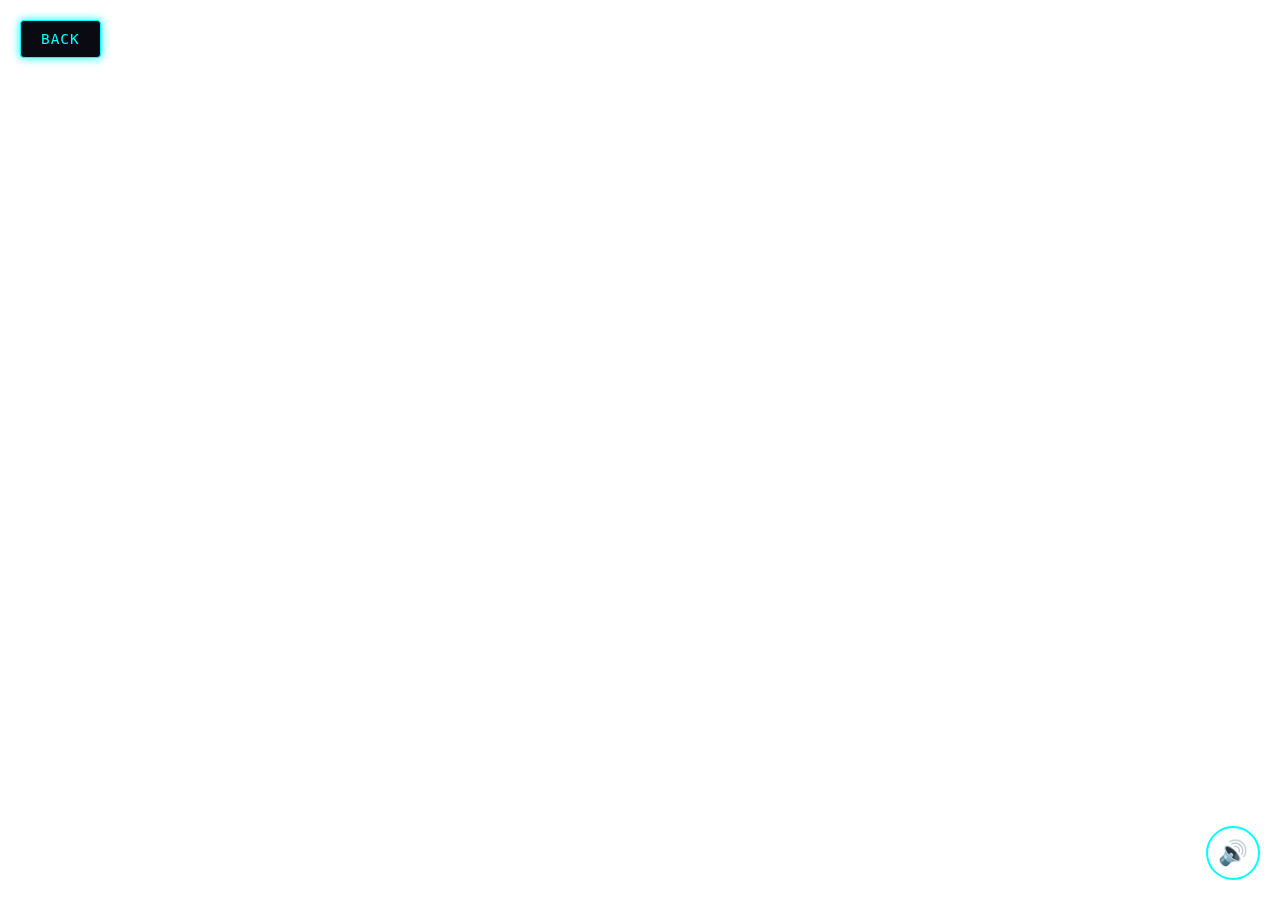
<file: particles.html>
<!DOCTYPE html>
<html lang="en">
<head>
  <meta name="apple-mobile-web-app-capable" content="yes">
  <meta name="apple-mobile-web-app-status-bar-style" content="black-translucent">
  <meta name="format-detection" content="telephone=no">
  <meta name="apple-touch-fullscreen" content="yes">
  <meta name="apple-mobile-web-app-title" content="StimVerse">
  <meta name="apple-mobile-web-app-orientations" content="portrait">
  <meta name="theme-color" content="#000000">
  <link rel="apple-touch-icon" href="icon.png">
  <link rel="apple-touch-startup-image" href="splash.png">
  <script>
    // iOS loading fixes
    window.addEventListener(load, function() {
      // Force layout recalculation
      document.body.style.display = none;
      document.body.offsetHeight;
      document.body.style.display = ;
      
      // Fix for iOS Safari 100vh issue
      function setAppHeight() {
        const doc = document.documentElement;
        doc.style.setProperty(--app-height, `${window.innerHeight}px`);
      }
      window.addEventListener(resize, setAppHeight);
      setAppHeight();
      
      // Fix for iOS Safari canvas rendering
      if (/iPad|iPhone|iPod/.test(navigator.userAgent) && !window.MSStream) {
        const canvas = document.querySelector(canvas);
        if (canvas) {
          const context = canvas.getContext(webgl) || canvas.getContext(2d);
          if (context) {
            context.clearRect(0, 0, canvas.width, canvas.height);
            context.drawImage(canvas, 0, 0);
          }
        }
      }
    });
  </script>
  <meta charset="UTF-8">
  <meta name="viewport" content="width=device-width, initial-scale=1.0, maximum-scale=1.0, user-scalable=no, viewport-fit=cover, minimal-ui">
  <title>StimVerse - Interactive Particles</title>
  <script>
    // iOS Safari specific fixes
    if (/iPad|iPhone|iPod/.test(navigator.userAgent) && !window.MSStream) {
      // Prevent double-tap zoom
      document.addEventListener(touchstart, function(e) {
        if (e.touches.length > 1) {
          e.preventDefault();
        }
      }, { passive: false });
      
      // Prevent elastic scrolling
      document.body.addEventListener(touchmove, function(e) {
        if (e.target.tagName === CANVAS) {
          e.preventDefault();
        }
      }, { passive: false });
      
      // Fix for iOS Safari canvas rendering
      function fixCanvasRendering() {
        const canvas = document.querySelector(canvas);
        if (canvas) {
          const context = canvas.getContext(webgl) || canvas.getContext(2d);
          if (context) {
            context.clearRect(0, 0, canvas.width, canvas.height);
            context.drawImage(canvas, 0, 0);
          }
        }
      }
      
      // Fix for iOS Safari orientation changes
      window.addEventListener(orientationchange, function() {
        setTimeout(function() {
          fixCanvasRendering();
          setAppHeight();
        }, 100);
      });
    }
  </script>
  <script src="sound-toggle.js"></script>
  <link rel="stylesheet" href="back-button.css">
  <style>
    :root {
      --safe-area-inset-top: env(safe-area-inset-top);
      --safe-area-inset-bottom: env(safe-area-inset-bottom);
      --safe-area-inset-left: env(safe-area-inset-left);
      --safe-area-inset-right: env(safe-area-inset-right);
    }
    * {
      -webkit-tap-highlight-color: transparent;
      -webkit-touch-callout: none;
      -webkit-user-select: none;
      -webkit-text-size-adjust: 100%;
      -webkit-overflow-scrolling: touch;
      -webkit-transform: translateZ(0);
      transform: translateZ(0);
      backface-visibility: hidden;
      perspective: 1000;
    }
    html, body {
      height: 100%;
      width: 100%;
      margin: 0;
      padding: 0;
      overflow: hidden;
      position: fixed;
      -webkit-overflow-scrolling: touch;
    }
    body {
      min-height: 100vh;
      min-height: -webkit-fill-available;
      padding: env(safe-area-inset-top) env(safe-area-inset-right) env(safe-area-inset-bottom) env(safe-area-inset-left);
      position: fixed;
      width: 100%;
      height: 100%;
      overflow: hidden;
      overscroll-behavior: none;
      -webkit-transform: translate3d(0,0,0);
      transform: translate3d(0,0,0);
    }
    @supports (-webkit-touch-callout: none) {
      body {
        min-height: -webkit-fill-available;
      }
    }
    canvas {
      touch-action: none;
      -webkit-transform: translateZ(0);
      transform: translateZ(0);
      backface-visibility: hidden;
      perspective: 1000;
      position: fixed;
      top: 0;
      left: 0;
      width: 100%;
      height: 100%;
    }
    :root {
      --neon-blue: #00ffff;
      --darker-bg: #0a0a12;
      --neon-white: #ffffff;
    }
  </style>
</head>
<body>
  <a href="index.html" class="back-button">BACK</a>
  <!-- Rest of the file remains unchanged -->
</body>
</html>
</file>
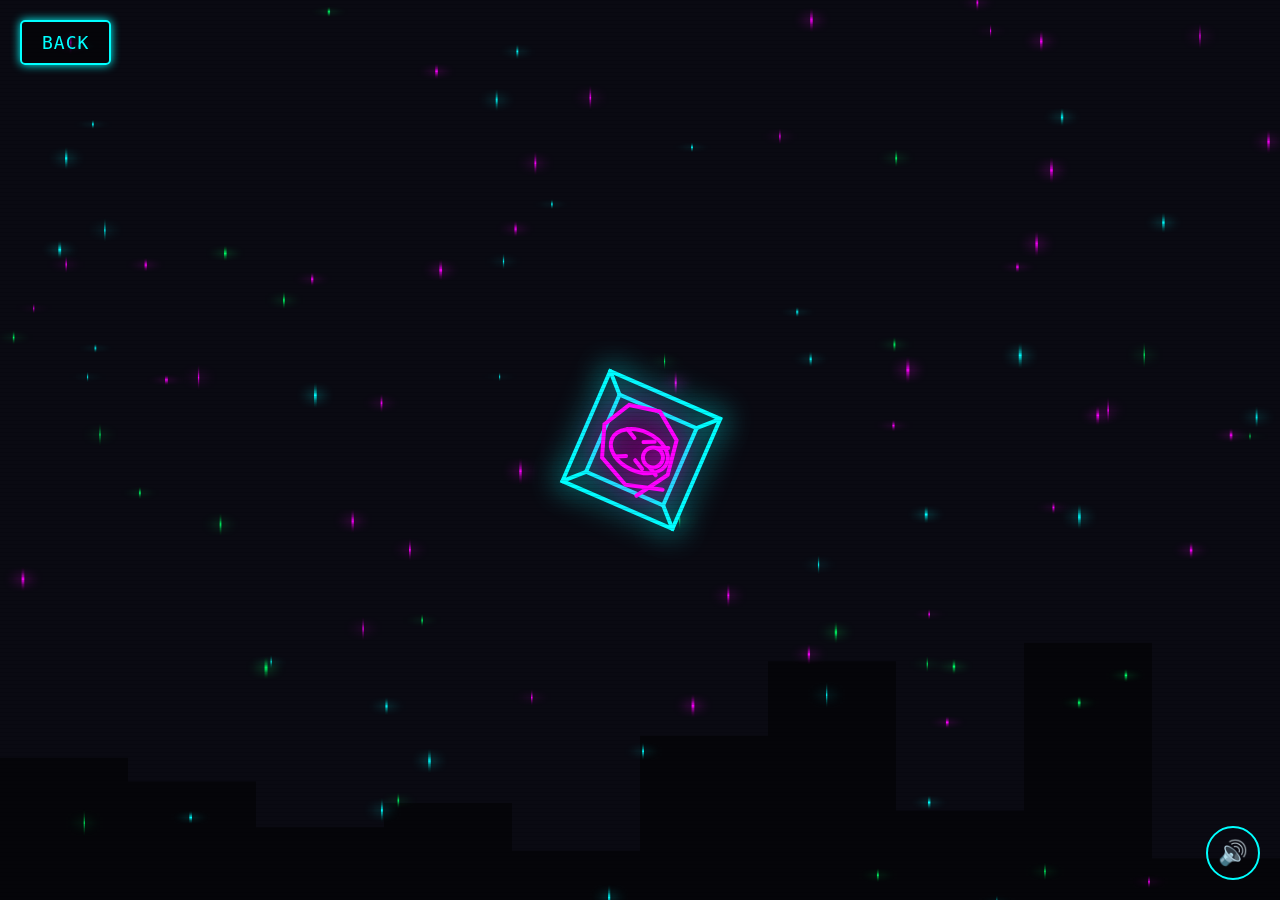
<file: rain.html>
<!DOCTYPE html>
<html lang="en">
<head>
  <meta charset="UTF-8">
  <meta name="viewport" content="width=device-width, initial-scale=1.0, maximum-scale=1.0, user-scalable=no, viewport-fit=cover, minimal-ui">
  <meta name="apple-mobile-web-app-capable" content="yes">
  <meta name="apple-mobile-web-app-status-bar-style" content="black-translucent">
  <meta name="format-detection" content="telephone=no">
  <meta name="apple-touch-fullscreen" content="yes">
  <meta name="apple-mobile-web-app-title" content="StimVerse">
  <meta name="apple-mobile-web-app-orientations" content="portrait">
  <meta name="theme-color" content="#000000">
  <title>StimVerse - Rain Effect</title>
  <script src="sound-toggle.js"></script>
  <script src="lightning-fix.js"></script>
  <link rel="stylesheet" href="back-button.css">
  <style>
    :root {
      --neon-blue: #00ffff;
      --darker-bg: #0a0a12;
      --neon-white: #ffffff;
      --safe-area-inset-top: env(safe-area-inset-top);
      --safe-area-inset-bottom: env(safe-area-inset-bottom);
      --safe-area-inset-left: env(safe-area-inset-left);
      --safe-area-inset-right: env(safe-area-inset-right);
    }
    * {
      -webkit-tap-highlight-color: transparent;
      -webkit-touch-callout: none;
      -webkit-user-select: none;
      -webkit-text-size-adjust: 100%;
      -webkit-overflow-scrolling: touch;
      -webkit-transform: translateZ(0);
      transform: translateZ(0);
      backface-visibility: hidden;
      perspective: 1000;
    }
    html, body {
      height: 100%;
      width: 100%;
      margin: 0;
      padding: 0;
      overflow: hidden;
      position: fixed;
      -webkit-overflow-scrolling: touch;
    }
    body {
      min-height: 100vh;
      min-height: -webkit-fill-available;
      padding: env(safe-area-inset-top) env(safe-area-inset-right) env(safe-area-inset-bottom) env(safe-area-inset-left);
      position: fixed;
      width: 100%;
      height: 100%;
      overflow: hidden;
      overscroll-behavior: none;
      -webkit-transform: translate3d(0,0,0);
      transform: translate3d(0,0,0);
      background-color: var(--darker-bg);
      font-family: 'Courier New', monospace;
      touch-action: none;
      user-select: none;
    }
    
    #canvas-container {
      position: relative;
      width: 100vw;
      height: 100vh;
    }
    
    canvas {
      position: fixed;
      top: 0;
      left: 0;
      width: 100%;
      height: 100%;
      touch-action: none;
      -webkit-transform: translateZ(0);
      transform: translateZ(0);
      backface-visibility: hidden;
      perspective: 1000;
      z-index: 1;
      cursor: pointer;
    }

    .back-button {
      position: fixed;
      top: 20px;
      left: 20px;
      z-index: 2;
      text-decoration: none;
      color: var(--neon-blue);
      font-size: 18px;
      padding: 10px 20px;
      border: 2px solid var(--neon-blue);
      border-radius: 5px;
      background: rgba(0, 0, 0, 0.5);
      transition: all 0.3s ease;
      cursor: pointer;
    }

    .back-button:hover {
      background: var(--neon-blue);
      color: var(--darker-bg);
      box-shadow: 0 0 10px var(--neon-blue);
    }
  </style>
</head>
<body>
  <div id="canvas-container">
    <canvas id="rainCanvas"></canvas>
    <a href="index.html" class="back-button">BACK</a>
  </div>

  <script>
    // iOS detection
    const isIOS = /iPad|iPhone|iPod/.test(navigator.userAgent) && !window.MSStream;
    
    // Get canvas and context
    const canvas = document.getElementById('rainCanvas');
    const ctx = canvas.getContext('2d');
    
    // Set canvas size
    function resizeCanvas() {
      canvas.width = window.innerWidth;
      canvas.height = window.innerHeight;
    }
    resizeCanvas();
    window.addEventListener('resize', resizeCanvas);
    
    // Rain effect
    const rain = {
      drops: [],
      colorSchemes: [
        ['#00ffff', '#00ff66', '#ff00ff'],
        ['#ff00ff', '#00ffff', '#00ff66'],
        ['#00ff66', '#ff00ff', '#00ffff']
      ],
      currentColorScheme: 0,
      maxDrops: isIOS ? 50 : 100,
      mouseX: canvas.width / 2,
      mouseY: canvas.height / 2,
      shapes: [
        { type: 'cube', x: 0, y: 0, size: 120, rotation: 0, speed: 0.01 },
        { type: 'bug', x: 0, y: 0, size: 100, rotation: Math.PI/3, speed: -0.015 },
        { type: 'helix', x: 0, y: 0, size: 90, rotation: Math.PI/6, speed: 0.02 }
      ],
      
      init: function() {
        // Create rain drops
        for (let i = 0; i < this.maxDrops; i++) {
          this.drops.push({
            x: Math.random() * canvas.width,
            y: Math.random() * canvas.height,
            length: Math.random() * 20 + 10,
            speed: Math.random() * 5 + 2,
            thickness: Math.random() * 2 + 1,
            color: this.getRandomColor()
          });
        }
        
        // Initialize shape positions
        this.updateShapePositions();
      },
      
      updateShapePositions: function() {
        const angleStep = (Math.PI * 2) / this.shapes.length;
        const baseRadius = 100;
        
        for (let i = 0; i < this.shapes.length; i++) {
          const angle = angleStep * i;
          this.shapes[i].x = this.mouseX + Math.cos(angle) * baseRadius;
          this.shapes[i].y = this.mouseY + Math.sin(angle) * baseRadius;
        }
      },
      
      getRandomColor: function() {
        const colors = this.colorSchemes[this.currentColorScheme];
        return colors[Math.floor(Math.random() * colors.length)];
      },
      
      update: function() {
        // Update shape positions and rotations
        for (let i = 0; i < this.shapes.length; i++) {
          const shape = this.shapes[i];
          
          // Smooth movement
          const dx = this.mouseX - shape.x;
          const dy = this.mouseY - shape.y;
          shape.x += dx * 0.1;
          shape.y += dy * 0.1;
          
          // Update rotation
          shape.rotation += shape.speed;
        }
        
        // Update rain drops
        for (let i = 0; i < this.drops.length; i++) {
          const drop = this.drops[i];
          drop.y += drop.speed;
          if (drop.y > canvas.height) {
            drop.y = -drop.length;
            drop.x = Math.random() * canvas.width;
          }
        }
      },
      
      draw: function() {
        ctx.clearRect(0, 0, canvas.width, canvas.height);
        
        // Enable shadow effects
        ctx.shadowOffsetX = 0;
        ctx.shadowOffsetY = 0;
        
        // Draw city skyline
        this.drawSkyline();
        
        // Draw rain drops
        for (let i = 0; i < this.drops.length; i++) {
          const drop = this.drops[i];
          
          ctx.beginPath();
          ctx.moveTo(drop.x, drop.y);
          ctx.lineTo(drop.x, drop.y + drop.length);
          
          const gradient = ctx.createLinearGradient(drop.x, drop.y, drop.x, drop.y + drop.length);
          gradient.addColorStop(0, 'rgba(0, 0, 0, 0)');
          gradient.addColorStop(0.5, drop.color);
          gradient.addColorStop(1, 'rgba(0, 0, 0, 0)');
          
          ctx.strokeStyle = gradient;
          ctx.lineWidth = drop.thickness;
          ctx.lineCap = 'round';
          
          ctx.shadowColor = drop.color;
          ctx.shadowBlur = 15;
          ctx.stroke();
        }
        
        // Draw shapes
        this.drawShapes();
        
        // Draw scan lines
        this.drawScanLines();
      },
      
      drawShapes: function() {
        for (let i = 0; i < this.shapes.length; i++) {
          const shape = this.shapes[i];
          ctx.save();
          ctx.translate(shape.x, shape.y);
          ctx.rotate(shape.rotation);
          
          const color = this.getRandomColor();
          ctx.strokeStyle = color;
          ctx.shadowColor = color;
          ctx.shadowBlur = isIOS ? 50 : 30;
          ctx.lineWidth = isIOS ? 8 : 4;
          
          // Draw shape multiple times for better visibility on iOS
          if (isIOS) {
            ctx.globalCompositeOperation = 'lighter';
            for (let j = 0; j < 3; j++) {
              switch(shape.type) {
                case 'cube':
                  this.drawCube(shape.size);
                  break;
                case 'bug':
                  this.drawBug(shape.size);
                  break;
                case 'helix':
                  this.drawHelix(shape.size);
                  break;
              }
            }
            ctx.globalCompositeOperation = 'source-over';
          } else {
            switch(shape.type) {
              case 'cube':
                this.drawCube(shape.size);
                break;
              case 'bug':
                this.drawBug(shape.size);
                break;
              case 'helix':
                this.drawHelix(shape.size);
                break;
            }
          }
          
          ctx.restore();
        }
      },
      
      drawCube: function(size) {
        const halfSize = size / 2;
        // Draw front face
        ctx.beginPath();
        ctx.moveTo(-halfSize, -halfSize);
        ctx.lineTo(halfSize, -halfSize);
        ctx.lineTo(halfSize, halfSize);
        ctx.lineTo(-halfSize, halfSize);
        ctx.closePath();
        ctx.stroke();
        
        // Draw back face
        ctx.beginPath();
        ctx.moveTo(-halfSize * 0.7, -halfSize * 0.7);
        ctx.lineTo(halfSize * 0.7, -halfSize * 0.7);
        ctx.lineTo(halfSize * 0.7, halfSize * 0.7);
        ctx.lineTo(-halfSize * 0.7, halfSize * 0.7);
        ctx.closePath();
        ctx.stroke();
        
        // Draw connecting lines
        ctx.beginPath();
        ctx.moveTo(-halfSize, -halfSize);
        ctx.lineTo(-halfSize * 0.7, -halfSize * 0.7);
        ctx.moveTo(halfSize, -halfSize);
        ctx.lineTo(halfSize * 0.7, -halfSize * 0.7);
        ctx.moveTo(halfSize, halfSize);
        ctx.lineTo(halfSize * 0.7, halfSize * 0.7);
        ctx.moveTo(-halfSize, halfSize);
        ctx.lineTo(-halfSize * 0.7, halfSize * 0.7);
        ctx.stroke();
      },
      
      drawBug: function(size) {
        const halfSize = size / 2;
        // Draw body
        ctx.beginPath();
        ctx.ellipse(0, 0, halfSize * 0.6, halfSize * 0.4, 0, 0, Math.PI * 2);
        ctx.stroke();
        
        // Draw head
        ctx.beginPath();
        ctx.ellipse(halfSize * 0.3, 0, halfSize * 0.2, halfSize * 0.2, 0, 0, Math.PI * 2);
        ctx.stroke();
        
        // Draw antennae
        ctx.beginPath();
        ctx.moveTo(halfSize * 0.3, -halfSize * 0.2);
        ctx.lineTo(halfSize * 0.5, -halfSize * 0.3);
        ctx.moveTo(halfSize * 0.3, halfSize * 0.2);
        ctx.lineTo(halfSize * 0.5, halfSize * 0.3);
        ctx.stroke();
        
        // Draw legs
        for (let i = -1; i <= 1; i += 2) {
          ctx.beginPath();
          ctx.moveTo(-halfSize * 0.2, i * halfSize * 0.2);
          ctx.lineTo(-halfSize * 0.4, i * halfSize * 0.3);
          ctx.moveTo(0, i * halfSize * 0.2);
          ctx.lineTo(halfSize * 0.2, i * halfSize * 0.3);
          ctx.stroke();
        }
      },
      
      drawHelix: function(size) {
        const segments = isIOS ? 6 : 8;
        const angleStep = (Math.PI * 2) / segments;
        const radius = size / 2;
        
        ctx.beginPath();
        for (let i = 0; i <= segments; i++) {
          const angle = angleStep * i;
          const x = Math.cos(angle) * radius;
          const y = Math.sin(angle) * radius;
          const z = (i / segments) * size - size / 2;
          
          if (i === 0) {
            ctx.moveTo(x, y + z * 0.3);
          } else {
            ctx.lineTo(x, y + z * 0.3);
          }
        }
        ctx.stroke();
      },
      
      drawSkyline: function() {
        const buildingCount = 10;
        const buildingWidth = canvas.width / buildingCount;
        const maxHeight = canvas.height * 0.3;
        
        ctx.fillStyle = 'rgba(0, 0, 0, 0.5)';
        
        for (let i = 0; i < buildingCount; i++) {
          const height = Math.random() * maxHeight;
          const x = i * buildingWidth;
          const y = canvas.height - height;
          
          ctx.fillRect(x, y, buildingWidth, height);
        }
      },
      
      drawScanLines: function() {
        ctx.shadowBlur = 0;
        
        for (let i = 0; i < canvas.height; i += 4) {
          ctx.fillStyle = 'rgba(0, 0, 0, 0.1)';
          ctx.fillRect(0, i, canvas.width, 1);
        }
      },
      
      changeColor: function() {
        this.currentColorScheme = (this.currentColorScheme + 1) % this.colorSchemes.length;
        
        // Update all drop colors
        for (let i = 0; i < this.drops.length; i++) {
          this.drops[i].color = this.getRandomColor();
        }
        
        // Trigger vibration if supported
        if (navigator.vibrate) {
          navigator.vibrate([50, 30, 50]);
        }
      }
    };
    
    // Initialize rain effect
    rain.init();
    
    // Initialize lightning effect
    const lightning = new LightningEffect(canvas, {
      color: '#00ffff',
      intensity: 0.3,
      frequency: 0.005,
      maxBranches: 2
    });
    
    // Animation loop
    let lastTime = 0;
    function animate(timestamp) {
      // Throttle updates on iOS
      if (isIOS && timestamp - lastTime < 16) {
        requestAnimationFrame(animate);
        return;
      }
      lastTime = timestamp;
      
      rain.update();
      rain.draw();
      lightning.update(timestamp);
      
      requestAnimationFrame(animate);
    }
    
    // Start animation
    requestAnimationFrame(animate);
    
    // Handle touch events
    canvas.addEventListener('touchstart', (e) => {
      e.preventDefault();
      const rect = canvas.getBoundingClientRect();
      const x = e.touches[0].clientX - rect.left;
      const y = e.touches[0].clientY - rect.top;
      rain.changeColor();
    }, { passive: false });
    
    // Handle click events
    canvas.addEventListener('click', (e) => {
      e.preventDefault();
      const rect = canvas.getBoundingClientRect();
      const x = e.clientX - rect.left;
      const y = e.clientY - rect.top;
      rain.changeColor();
    });
    
    // Add mouse move handler for better interaction
    canvas.addEventListener('mousemove', (e) => {
      const rect = canvas.getBoundingClientRect();
      rain.mouseX = e.clientX - rect.left;
      rain.mouseY = e.clientY - rect.top;
      rain.updateShapePositions();
    });

    // Add touch move handler
    canvas.addEventListener('touchmove', (e) => {
      e.preventDefault();
      const rect = canvas.getBoundingClientRect();
      rain.mouseX = e.touches[0].clientX - rect.left;
      rain.mouseY = e.touches[0].clientY - rect.top;
      rain.updateShapePositions();
    }, { passive: false });
  </script>
</body>
</html>
</file>
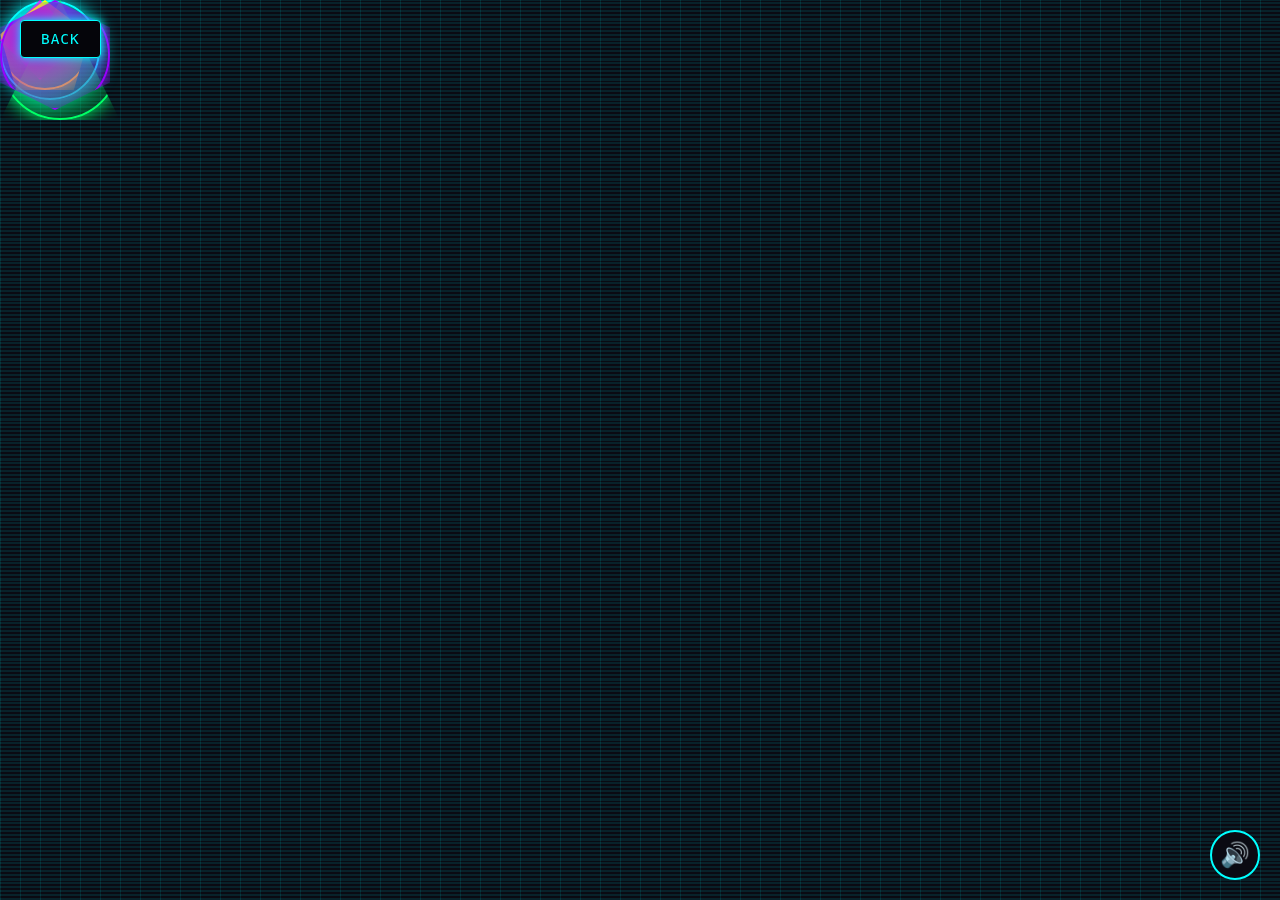
<file: shapes.html>
<!DOCTYPE html>
<html lang="en">
<head>
  <meta name="apple-mobile-web-app-capable" content="yes">
  <meta name="apple-mobile-web-app-status-bar-style" content="black-translucent">
  <meta name="format-detection" content="telephone=no">
  <meta name="apple-touch-fullscreen" content="yes">
  <meta name="apple-mobile-web-app-title" content="StimVerse">
  <meta name="apple-mobile-web-app-orientations" content="portrait">
  <meta name="theme-color" content="#000000">
  <link rel="apple-touch-icon" href="icon.png">
  <link rel="apple-touch-startup-image" href="splash.png">
  <script>
    // iOS loading fixes
    window.addEventListener(load, function() {
      // Force layout recalculation
      document.body.style.display = none;
      document.body.offsetHeight;
      document.body.style.display = ;
      
      // Fix for iOS Safari 100vh issue
      function setAppHeight() {
        const doc = document.documentElement;
        doc.style.setProperty(--app-height, `${window.innerHeight}px`);
      }
      window.addEventListener(resize, setAppHeight);
      setAppHeight();
      
      // Fix for iOS Safari canvas rendering
      if (/iPad|iPhone|iPod/.test(navigator.userAgent) && !window.MSStream) {
        const canvas = document.querySelector(canvas);
        if (canvas) {
          const context = canvas.getContext(webgl) || canvas.getContext(2d);
          if (context) {
            context.clearRect(0, 0, canvas.width, canvas.height);
            context.drawImage(canvas, 0, 0);
          }
        }
      }
    });
  </script>
  <meta charset="UTF-8">
  <meta name="viewport" content="width=device-width, initial-scale=1.0, maximum-scale=1.0, user-scalable=no, viewport-fit=cover, minimal-ui">
  <title>Interactive 3D Shapes</title>
  <script>
    // iOS Safari specific fixes
    if (/iPad|iPhone|iPod/.test(navigator.userAgent) && !window.MSStream) {
      // Prevent double-tap zoom
      document.addEventListener(touchstart, function(e) {
        if (e.touches.length > 1) {
          e.preventDefault();
        }
      }, { passive: false });
      
      // Prevent elastic scrolling
      document.body.addEventListener(touchmove, function(e) {
        if (e.target.tagName === CANVAS) {
          e.preventDefault();
        }
      }, { passive: false });
      
      // Fix for iOS Safari canvas rendering
      function fixCanvasRendering() {
        const canvas = document.querySelector(canvas);
        if (canvas) {
          const context = canvas.getContext(webgl) || canvas.getContext(2d);
          if (context) {
            context.clearRect(0, 0, canvas.width, canvas.height);
            context.drawImage(canvas, 0, 0);
          }
        }
      }
      
      // Fix for iOS Safari orientation changes
      window.addEventListener(orientationchange, function() {
        setTimeout(function() {
          fixCanvasRendering();
          setAppHeight();
        }, 100);
      });
    }
  </script>
  <script src="sound-toggle.js"></script>
  <link rel="stylesheet" href="back-button.css">
  <style>
    :root {
      --safe-area-inset-top: env(safe-area-inset-top);
      --safe-area-inset-bottom: env(safe-area-inset-bottom);
      --safe-area-inset-left: env(safe-area-inset-left);
      --safe-area-inset-right: env(safe-area-inset-right);
    }
    * {
      -webkit-tap-highlight-color: transparent;
      -webkit-touch-callout: none;
      -webkit-user-select: none;
      -webkit-text-size-adjust: 100%;
      -webkit-overflow-scrolling: touch;
      -webkit-transform: translateZ(0);
      transform: translateZ(0);
      backface-visibility: hidden;
      perspective: 1000;
    }
    html, body {
      height: 100%;
      width: 100%;
      margin: 0;
      padding: 0;
      overflow: hidden;
      position: fixed;
      -webkit-overflow-scrolling: touch;
    }
    body {
      min-height: 100vh;
      min-height: -webkit-fill-available;
      padding: env(safe-area-inset-top) env(safe-area-inset-right) env(safe-area-inset-bottom) env(safe-area-inset-left);
      position: fixed;
      width: 100%;
      height: 100%;
      overflow: hidden;
      overscroll-behavior: none;
      -webkit-transform: translate3d(0,0,0);
      transform: translate3d(0,0,0);
    }
    @supports (-webkit-touch-callout: none) {
      body {
        min-height: -webkit-fill-available;
      }
    }
    canvas {
      touch-action: none;
      -webkit-transform: translateZ(0);
      transform: translateZ(0);
      backface-visibility: hidden;
      perspective: 1000;
      position: fixed;
      top: 0;
      left: 0;
      width: 100%;
      height: 100%;
    }
    @import url('https://fonts.googleapis.com/css2?family=Share+Tech+Mono&display=swap');
    
    :root {
      --neon-blue: #00ffff;
      --neon-pink: #ff00ff;
      --neon-green: #00ff66;
      --neon-yellow: #ffff00;
      --neon-purple: #9900ff;
      --dark-bg: #0a0a12;
      --darker-bg: #05050a;
    }
    
    * {
      margin: 0;
      padding: 0;
      box-sizing: border-box;
    }
    
    body {
      background-color: var(--dark-bg);
      color: white;
      font-family: 'Share Tech Mono', monospace;
      overflow: hidden;
      touch-action: none;
      cursor: none;
    }
    
    .shape {
      position: absolute;
      border-radius: 50%;
      transition: all 0.3s ease;
      box-shadow: 0 0 20px currentColor;
    }
    
    .shape-1 {
      width: 100px;
      height: 100px;
      background: radial-gradient(circle at 30% 30%, var(--neon-blue), transparent);
      border: 2px solid var(--neon-blue);
      color: var(--neon-blue);
    }
    
    .shape-2 {
      width: 80px;
      height: 80px;
      background: radial-gradient(circle at 30% 30%, var(--neon-pink), transparent);
      border: 2px solid var(--neon-pink);
      color: var(--neon-pink);
      clip-path: polygon(50% 0%, 100% 50%, 50% 100%, 0% 50%);
    }
    
    .shape-3 {
      width: 120px;
      height: 120px;
      background: radial-gradient(circle at 30% 30%, var(--neon-green), transparent);
      border: 2px solid var(--neon-green);
      color: var(--neon-green);
      clip-path: polygon(50% 0%, 100% 100%, 0% 100%);
    }
    
    .shape-4 {
      width: 90px;
      height: 90px;
      background: radial-gradient(circle at 30% 30%, var(--neon-yellow), transparent);
      border: 2px solid var(--neon-yellow);
      color: var(--neon-yellow);
      clip-path: polygon(50% 0%, 100% 38%, 82% 100%, 18% 100%, 0% 38%);
    }
    
    .shape-5 {
      width: 110px;
      height: 110px;
      background: radial-gradient(circle at 30% 30%, var(--neon-purple), transparent);
      border: 2px solid var(--neon-purple);
      color: var(--neon-purple);
      clip-path: polygon(50% 0%, 100% 25%, 100% 75%, 50% 100%, 0% 75%, 0% 25%);
    }
    
    .grid {
      position: fixed;
      top: 0;
      left: 0;
      width: 100%;
      height: 100%;
      background-image: 
        linear-gradient(rgba(0, 255, 255, 0.1) 1px, transparent 1px),
        linear-gradient(90deg, rgba(0, 255, 255, 0.1) 1px, transparent 1px);
      background-size: 20px 20px;
      pointer-events: none;
    }
    
    .scanline {
      position: fixed;
      top: 0;
      left: 0;
      width: 100%;
      height: 100%;
      background: linear-gradient(
        to bottom,
        transparent 50%,
        rgba(0, 255, 255, 0.1) 50%
      );
      background-size: 100% 4px;
      pointer-events: none;
      animation: scan 8s linear infinite;
    }
    
    @keyframes pulse {
      0%, 100% {
        transform: scale(1);
      }
      50% {
        transform: scale(1.05);
      }
    }
    
    @keyframes scan {
      0% {
        transform: translateY(-100%);
      }
      100% {
        transform: translateY(100%);
      }
    }
    
    .vibrate {
      animation: vibrate 0.3s linear infinite;
    }
    
    @keyframes vibrate {
      0%, 100% {
        transform: translate(0);
      }
      25% {
        transform: translate(-2px, 2px);
      }
      50% {
        transform: translate(2px, -2px);
      }
      75% {
        transform: translate(-2px, -2px);
      }
    }
    
    .particle {
      position: absolute;
      border-radius: 50%;
      pointer-events: none;
      opacity: 0.6;
      transition: all 0.5s ease;
    }
  </style>
</head>
<body>
  <div class="grid"></div>
  <div class="scanline"></div>
  
  <a href="index.html" class="back-button">BACK</a>
  
  <div class="shape shape-1"></div>
  <div class="shape shape-2"></div>
  <div class="shape shape-3"></div>
  <div class="shape shape-4"></div>
  <div class="shape shape-5"></div>
  
  <div id="particles"></div>
  
  <script>
    const canvas = document.getElementById('canvas');
    const ctx = canvas.getContext('2d');
    const shapesContainer = document.getElementById('shapes');
    const particlesContainer = document.getElementById('particles');
    
    // Set canvas size
    function resizeCanvas() {
      canvas.width = window.innerWidth;
      canvas.height = window.innerHeight;
    }
    resizeCanvas();
    window.addEventListener('resize', resizeCanvas);

    // Shape colors
    const colors = [
      '#ff00ff', '#00ffff', '#ffff00', '#ff00cc',
      '#00ffcc', '#ffcc00', '#cc00ff', '#00ccff'
    ];

    // Create shapes
    const shapes = [];
    const numShapes = 5;
    const shapeTypes = ['cube', 'pyramid', 'helix', 'icosphere', 'torus'];

    for (let i = 0; i < numShapes; i++) {
      const shape = document.createElement('div');
      shape.className = `shape shape-${shapeTypes[i]}`;
      shape.style.width = `${100 + i * 20}px`;
      shape.style.height = `${100 + i * 20}px`;
      shape.style.left = `${Math.random() * (window.innerWidth - 200)}px`;
      shape.style.top = `${Math.random() * (window.innerHeight - 200)}px`;
      shape.style.color = colors[Math.floor(Math.random() * colors.length)];
      shapesContainer.appendChild(shape);
      shapes.push(shape);
    }

    // Create particles
    const particles = [];
    const numParticles = 100;

    for (let i = 0; i < numParticles; i++) {
      const particle = document.createElement('div');
      particle.className = 'particle';
      particle.style.width = `${Math.random() * 10 + 5}px`;
      particle.style.height = particle.style.width;
      particle.style.left = `${Math.random() * window.innerWidth}px`;
      particle.style.top = `${Math.random() * window.innerHeight}px`;
      particle.style.backgroundColor = colors[Math.floor(Math.random() * colors.length)];
      particlesContainer.appendChild(particle);
      particles.push(particle);
    }

    // Animation
    function animate() {
      requestAnimationFrame(animate);
      
      // Update shapes
      shapes.forEach(shape => {
        const currentColor = shape.style.color;
        const colorIndex = colors.indexOf(currentColor);
        const nextColor = colors[(colorIndex + 1) % colors.length];
        shape.style.color = nextColor;
        
        // Add rotation
        const rotation = parseFloat(shape.style.transform?.replace('rotate(', '') || '0');
        shape.style.transform = `rotate(${rotation + 1}deg)`;
      });

      // Update particles
      particles.forEach(particle => {
        const x = parseFloat(particle.style.left);
        const y = parseFloat(particle.style.top);
        
        // Move particles
        particle.style.left = `${(x + Math.random() * 4 - 2) % window.innerWidth}px`;
        particle.style.top = `${(y + Math.random() * 4 - 2) % window.innerHeight}px`;
        
        // Change color
        const currentColor = particle.style.backgroundColor;
        const colorIndex = colors.indexOf(currentColor);
        const nextColor = colors[(colorIndex + 1) % colors.length];
        particle.style.backgroundColor = nextColor;
      });
    }
    animate();

    // Click interaction
    document.addEventListener('click', (e) => {
      // Create burst effect
      for (let i = 0; i < 20; i++) {
        const burst = document.createElement('div');
        burst.className = 'particle';
        burst.style.width = `${Math.random() * 20 + 10}px`;
        burst.style.height = burst.style.width;
        burst.style.left = `${e.clientX}px`;
        burst.style.top = `${e.clientY}px`;
        burst.style.backgroundColor = colors[Math.floor(Math.random() * colors.length)];
        particlesContainer.appendChild(burst);
        
        // Animate burst
        const angle = Math.random() * Math.PI * 2;
        const velocity = Math.random() * 5 + 2;
        const vx = Math.cos(angle) * velocity;
        const vy = Math.sin(angle) * velocity;
        
        let frame = 0;
        const animateBurst = () => {
          frame++;
          const x = e.clientX + vx * frame;
          const y = e.clientY + vy * frame;
          burst.style.left = `${x}px`;
          burst.style.top = `${y}px`;
          burst.style.opacity = 1 - frame / 30;
          
          if (frame < 30) {
            requestAnimationFrame(animateBurst);
          } else {
            burst.remove();
          }
        };
        animateBurst();
      }
    });
  </script>
</body>
</html>
</file>
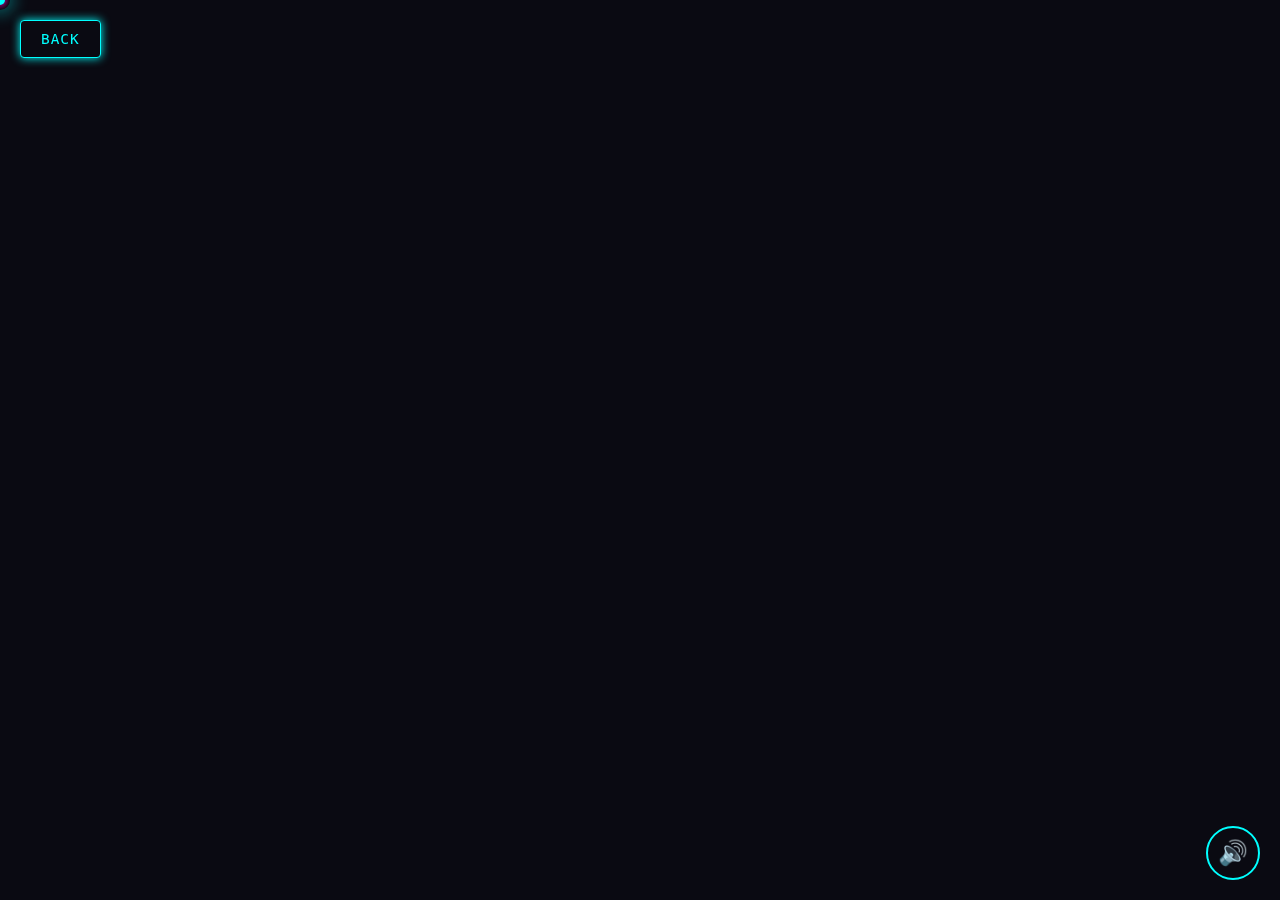
<file: sphere.html>
<!DOCTYPE html>
<html lang="en">
<head>
  <meta name="apple-mobile-web-app-capable" content="yes">
  <meta name="apple-mobile-web-app-status-bar-style" content="black-translucent">
  <meta name="format-detection" content="telephone=no">
  <meta name="apple-touch-fullscreen" content="yes">
  <meta name="apple-mobile-web-app-title" content="StimVerse">
  <meta name="apple-mobile-web-app-orientations" content="portrait">
  <meta name="theme-color" content="#000000">
  <link rel="apple-touch-icon" href="icon.png">
  <link rel="apple-touch-startup-image" href="splash.png">
  <script>
    // iOS loading fixes
    window.addEventListener(load, function() {
      // Force layout recalculation
      document.body.style.display = none;
      document.body.offsetHeight;
      document.body.style.display = ;
      
      // Fix for iOS Safari 100vh issue
      function setAppHeight() {
        const doc = document.documentElement;
        doc.style.setProperty(--app-height, `${window.innerHeight}px`);
      }
      window.addEventListener(resize, setAppHeight);
      setAppHeight();
      
      // Fix for iOS Safari canvas rendering
      if (/iPad|iPhone|iPod/.test(navigator.userAgent) && !window.MSStream) {
        const canvas = document.querySelector(canvas);
        if (canvas) {
          const context = canvas.getContext(webgl) || canvas.getContext(2d);
          if (context) {
            context.clearRect(0, 0, canvas.width, canvas.height);
            context.drawImage(canvas, 0, 0);
          }
        }
      }
    });
  </script>
  <meta charset="UTF-8">
  <meta name="viewport" content="width=device-width, initial-scale=1.0, maximum-scale=1.0, user-scalable=no, viewport-fit=cover, minimal-ui">
  <title>StimVerse - Interactive Sphere</title>
  <script>
    // iOS Safari specific fixes
    if (/iPad|iPhone|iPod/.test(navigator.userAgent) && !window.MSStream) {
      // Prevent double-tap zoom
      document.addEventListener(touchstart, function(e) {
        if (e.touches.length > 1) {
          e.preventDefault();
        }
      }, { passive: false });
      
      // Prevent elastic scrolling
      document.body.addEventListener(touchmove, function(e) {
        if (e.target.tagName === CANVAS) {
          e.preventDefault();
        }
      }, { passive: false });
      
      // Fix for iOS Safari canvas rendering
      function fixCanvasRendering() {
        const canvas = document.querySelector(canvas);
        if (canvas) {
          const context = canvas.getContext(webgl) || canvas.getContext(2d);
          if (context) {
            context.clearRect(0, 0, canvas.width, canvas.height);
            context.drawImage(canvas, 0, 0);
          }
        }
      }
      
      // Fix for iOS Safari orientation changes
      window.addEventListener(orientationchange, function() {
        setTimeout(function() {
          fixCanvasRendering();
          setAppHeight();
        }, 100);
      });
    }
  </script>
  <script src="sound-toggle.js"></script>
  <link rel="stylesheet" href="back-button.css">
  <style>
    :root {
      --safe-area-inset-top: env(safe-area-inset-top);
      --safe-area-inset-bottom: env(safe-area-inset-bottom);
      --safe-area-inset-left: env(safe-area-inset-left);
      --safe-area-inset-right: env(safe-area-inset-right);
    }
    * {
      -webkit-tap-highlight-color: transparent;
      -webkit-touch-callout: none;
      -webkit-user-select: none;
      -webkit-text-size-adjust: 100%;
      -webkit-overflow-scrolling: touch;
      -webkit-transform: translateZ(0);
      transform: translateZ(0);
      backface-visibility: hidden;
      perspective: 1000;
    }
    html, body {
      height: 100%;
      width: 100%;
      margin: 0;
      padding: 0;
      overflow: hidden;
      position: fixed;
      -webkit-overflow-scrolling: touch;
    }
    body {
      min-height: 100vh;
      min-height: -webkit-fill-available;
      padding: env(safe-area-inset-top) env(safe-area-inset-right) env(safe-area-inset-bottom) env(safe-area-inset-left);
      position: fixed;
      width: 100%;
      height: 100%;
      overflow: hidden;
      overscroll-behavior: none;
      -webkit-transform: translate3d(0,0,0);
      transform: translate3d(0,0,0);
    }
    @supports (-webkit-touch-callout: none) {
      body {
        min-height: -webkit-fill-available;
      }
    }
    canvas {
      touch-action: none;
      -webkit-transform: translateZ(0);
      transform: translateZ(0);
      backface-visibility: hidden;
      perspective: 1000;
      position: fixed;
      top: 0;
      left: 0;
      width: 100%;
      height: 100%;
    }
    :root {
      --neon-blue: #00ffff;
      --darker-bg: #0a0a12;
      --neon-white: #ffffff;
    }
    body {
      margin: 0;
      overflow: hidden;
      background-color: #0a0a12;
      cursor: none;
      font-family: 'Courier New', monospace;
    }
    
    #canvas-container {
      position: relative;
      width: 100vw;
      height: 100vh;
    }
    
    canvas {
      position: absolute;
      top: 0;
      left: 0;
    }
    
    .cursor {
      position: absolute;
      width: 20px;
      height: 20px;
      border-radius: 50%;
      background: radial-gradient(circle, rgba(255,0,204,0.8) 0%, rgba(0,204,255,0) 70%);
      transform: translate(-50%, -50%);
      pointer-events: none;
      z-index: 999;
      box-shadow: 0 0 15px 5px rgba(0, 255, 255, 0.3);
    }
    
    .cursor::after {
      content: "";
      position: absolute;
      width: 10px;
      height: 10px;
      border-radius: 50%;
      background-color: #00ffff;
      top: 5px;
      left: 5px;
    }
    
    .info {
      position: absolute;
      bottom: 20px;
      left: 20px;
      color: #00ffff;
      font-size: 12px;
      z-index: 100;
      opacity: 0.7;
      text-shadow: 0 0 5px #ff00cc;
    }
  </style>
</head>
<body>
  <div class="grid"></div>
  <div class="scanline"></div>
  
  <a href="index.html" class="back-button">BACK</a>
  
  <div id="sphere-container">
    <canvas id="scene"></canvas>
    <div class="cursor"></div>
    <div class="info">MOVE CURSOR TO INTERACT | DRAG MONKEY TO REPOSITION | CLICK OUTSIDE TO CHANGE COLOR</div>
  </div>

  <script>
    // Initialize variables
    const canvas = document.getElementById('scene');
    const ctx = canvas.getContext('2d');
    const cursor = document.querySelector('.cursor');
    
    // Set canvas dimensions
    canvas.width = window.innerWidth;
    canvas.height = window.innerHeight;
    
    // Dragging state
    let isDragging = false;
    let dragOffsetX = 0;
    let dragOffsetY = 0;
    
    // Shape properties
    let shape = {
      x: canvas.width / 2,
      y: canvas.height / 2,
      scale: 80, // Base scale for the monkey
      velocityX: 2.5,
      velocityY: 2.0,
      rotationX: 0,
      rotationY: 0,
      rotationZ: 0,
      pointSize: 2,
      currentColorScheme: 0,
      colorSchemes: [
        ['#ff00cc', '#00ffcc', '#ff00ff', '#00ccff'], // Default cyberpunk
        ['#ff6600', '#ffcc00', '#ff3300', '#ff9900'], // Orange fire
        ['#00ff66', '#33ff99', '#00cc33', '#66ffcc'], // Matrix green
        ['#9900ff', '#cc66ff', '#6600cc', '#cc33ff']  // Neon purple
      ]
    };
    
    // Mouse position
    let mouse = {
      x: canvas.width / 2,
      y: canvas.height / 2,
      influence: 0.08 // How much the mouse affects the shape
    };

    // Monkey model - simplified vertices and connections
    const monkeyVertices = [
      // Head - spherical base
      {x: 0, y: 0, z: 0},          // 0: Center of head
      
      // Face 
      {x: 0, y: -0.5, z: 0.8},     // 1: Nose tip
      {x: 0, y: -0.2, z: 0.9},     // 2: Upper nose
      {x: 0, y: 0.1, z: 0.95},     // 3: Between eyes
      {x: -0.3, y: 0.1, z: 0.85},  // 4: Left eye
      {x: 0.3, y: 0.1, z: 0.85},   // 5: Right eye
      {x: -0.5, y: -0.3, z: 0.7},  // 6: Left cheek
      {x: 0.5, y: -0.3, z: 0.7},   // 7: Right cheek
      {x: 0, y: -0.7, z: 0.5},     // 8: Chin
      
      // Ears
      {x: -0.7, y: 0.5, z: 0.2},   // 9: Left ear tip
      {x: -0.5, y: 0.5, z: 0.4},   // 10: Left ear base
      {x: 0.7, y: 0.5, z: 0.2},    // 11: Right ear tip
      {x: 0.5, y: 0.5, z: 0.4},    // 12: Right ear base
      
      // Back of head
      {x: 0, y: 0.7, z: 0},        // 13: Back of head
      {x: 0, y: 0.4, z: -0.6},     // 14: Back crown
      {x: 0, y: 0, z: -0.8},       // 15: Back center
      
      // Mouth
      {x: -0.2, y: -0.6, z: 0.6},  // 16: Left mouth
      {x: 0.2, y: -0.6, z: 0.6},   // 17: Right mouth
      
      // Additional features
      {x: -0.15, y: -0.1, z: 0.9}, // 18: Left nostril
      {x: 0.15, y: -0.1, z: 0.9},  // 19: Right nostril
      {x: -0.15, y: 0.2, z: 0.9},  // 20: Left eyebrow
      {x: 0.15, y: 0.2, z: 0.9},   // 21: Right eyebrow
      
      // Extra points for cybernetic enhancements
      {x: -0.3, y: 0.4, z: 0.7},   // 22: Left temple
      {x: 0.3, y: 0.4, z: 0.7},    // 23: Right temple
      {x: 0, y: 0.6, z: 0.5},      // 24: Forehead center
      {x: -0.4, y: -0.2, z: 0.65}, // 25: Left jaw
      {x: 0.4, y: -0.2, z: 0.65}   // 26: Right jaw
    ];
    
    // Define connections between vertices to create the monkey shape
    const monkeyLines = [
      // Face outline
      [3, 4], [4, 6], [6, 8], [8, 7], [7, 5], [5, 3],
      
      // Nose
      [3, 2], [2, 1], [1, 8],
      
      // Nostrils
      [1, 18], [1, 19],
      
      // Eyes
      [4, 20], [20, 3], [3, 21], [21, 5],
      
      // Ears
      [4, 10], [10, 9], [9, 10], [10, 13],
      [5, 12], [12, 11], [11, 12], [12, 13],
      
      // Back of head
      [13, 14], [14, 15], [15, 8],
      
      // Mouth
      [16, 17], [16, 8], [17, 8],
      
      // Cybernetic enhancements
      [22, 10], [22, 4], [22, 24],
      [23, 12], [23, 5], [23, 24],
      [24, 3], [24, 13],
      [6, 25], [25, 22],
      [7, 26], [26, 23],
      [25, 16], [26, 17]
    ];
    
    // Feature points for special effects
    const featurePoints = [
      {index: 4, type: "eye"},     // Left eye
      {index: 5, type: "eye"},     // Right eye
      {index: 1, type: "nose"},    // Nose
      {index: 9, type: "ear"},     // Left ear
      {index: 11, type: "ear"},    // Right ear
      {index: 22, type: "cyber"},  // Left temple
      {index: 23, type: "cyber"},  // Right temple
      {index: 24, type: "cyber"},  // Forehead
      {index: 25, type: "cyber"},  // Left jaw implant
      {index: 26, type: "cyber"}   // Right jaw implant
    ];
    
    // Project 3D point to 2D with perspective
    function project(point3D) {
      const focalLength = 300;
      const z = point3D.z * shape.scale;
      const scale = focalLength / (focalLength + z);
      
      return {
        x: point3D.x * scale * shape.scale + shape.x,
        y: point3D.y * scale * shape.scale + shape.y,
        z: z,
        scale: scale // Store scale for dot size adjustments
      };
    }
    
    // Rotate a point in 3D space
    function rotatePoint(point) {
      let {x, y, z} = point;
      
      // Rotate around X axis
      const cosX = Math.cos(shape.rotationX);
      const sinX = Math.sin(shape.rotationX);
      const y1 = y * cosX - z * sinX;
      const z1 = y * sinX + z * cosX;
      
      // Rotate around Y axis
      const cosY = Math.cos(shape.rotationY);
      const sinY = Math.sin(shape.rotationY);
      const x2 = x * cosY + z1 * sinY;
      const z2 = -x * sinY + z1 * cosY;
      
      // Rotate around Z axis
      const cosZ = Math.cos(shape.rotationZ);
      const sinZ = Math.sin(shape.rotationZ);
      const x3 = x2 * cosZ - y1 * sinZ;
      const y3 = x2 * sinZ + y1 * cosZ;
      
      return { x: x3, y: y3, z: z2 };
    }
    
    // Draw the monkey
    function drawMonkey() {
      ctx.clearRect(0, 0, canvas.width, canvas.height);
      
      // Apply rotation
      shape.rotationX += 0.003;
      shape.rotationY += 0.007;
      shape.rotationZ += 0.002;
      
      // Only move shape based on velocity if not being dragged
      if (!isDragging) {
        shape.x += shape.velocityX;
        shape.y += shape.velocityY;
        
        // Bounce off walls
        if (shape.x < shape.scale || shape.x > canvas.width - shape.scale) {
          shape.velocityX *= -1;
          // Add a random jitter to velocity
          shape.velocityX += (Math.random() - 0.5) * 0.5;
        }
        
        if (shape.y < shape.scale || shape.y > canvas.height - shape.scale) {
          shape.velocityY *= -1;
          // Add a random jitter to velocity
          shape.velocityY += (Math.random() - 0.5) * 0.5;
        }
        
        // Keep velocity in reasonable range
        shape.velocityX = Math.max(-4, Math.min(4, shape.velocityX));
        shape.velocityY = Math.max(-4, Math.min(4, shape.velocityY));
        
        // Attract to mouse position when not dragging
        const mouseAttractX = (mouse.x - shape.x) * mouse.influence;
        const mouseAttractY = (mouse.y - shape.y) * mouse.influence;
        shape.velocityX += mouseAttractX;
        shape.velocityY += mouseAttractY;
      }
      
      // Transform points (rotate and project)
      const transformedPoints = monkeyVertices.map(point => {
        const rotated = rotatePoint(point);
        return project(rotated);
      });
      
      // Sort connections by average z-value for proper depth rendering
      const sortedLines = [...monkeyLines].map((line, index) => {
        const p1 = transformedPoints[line[0]];
        const p2 = transformedPoints[line[1]];
        const avgZ = (p1.z + p2.z) / 2;
        return { line, avgZ, index };
      }).sort((a, b) => a.avgZ - b.avgZ);
      
      const time = Date.now() / 1000;
      const pulse = (Math.sin(time * 2) + 1) / 2; // For pulsing effects
      const colors = shape.colorSchemes[shape.currentColorScheme];
      
      // Draw connecting lines (back to front)
      ctx.lineWidth = 1.5;
      
      sortedLines.forEach((lineData, i) => {
        const { line, index } = lineData;
        const p1 = transformedPoints[line[0]];
        const p2 = transformedPoints[line[1]];
        
        ctx.beginPath();
        ctx.moveTo(p1.x, p1.y);
        ctx.lineTo(p2.x, p2.y);
        
        // Vary line color based on position
        const colorIndex = index % colors.length;
        ctx.strokeStyle = colors[colorIndex];
        ctx.stroke();
      });
      
      // Draw feature points with special effects
      featurePoints.forEach(feature => {
        const point = transformedPoints[feature.index];
        
        if (feature.type === "eye") {
          // Draw glowing eyes
          const eyeSize = 5 + pulse * 2;
          
          // Outer glow
          ctx.beginPath();
          ctx.arc(point.x, point.y, eyeSize * 2, 0, Math.PI * 2);
          const eyeGlow = ctx.createRadialGradient(
            point.x, point.y, eyeSize * 0.5,
            point.x, point.y, eyeSize * 2
          );
          eyeGlow.addColorStop(0, colors[1] + 'cc');
          eyeGlow.addColorStop(1, 'rgba(0,0,0,0)');
          ctx.fillStyle = eyeGlow;
          ctx.fill();
          
          // Inner eye
          ctx.beginPath();
          ctx.arc(point.x, point.y, eyeSize, 0, Math.PI * 2);
          ctx.fillStyle = colors[0];
          ctx.fill();
          
          // Pupil
          ctx.beginPath();
          ctx.arc(point.x, point.y, eyeSize * 0.5, 0, Math.PI * 2);
          ctx.fillStyle = '#000';
          ctx.fill();
          
          // Catchlight
          ctx.beginPath();
          ctx.arc(point.x - eyeSize * 0.2, point.y - eyeSize * 0.2, eyeSize * 0.2, 0, Math.PI * 2);
          ctx.fillStyle = '#fff';
          ctx.fill();
        } 
        else if (feature.type === "cyber") {
          // Draw cybernetic implant nodes
          const implantSize = 4 + pulse * 1.5;
          
          ctx.beginPath();
          ctx.arc(point.x, point.y, implantSize, 0, Math.PI * 2);
          ctx.fillStyle = colors[3];
          ctx.fill();
          
          ctx.beginPath();
          ctx.arc(point.x, point.y, implantSize * 0.6, 0, Math.PI * 2);
          ctx.fillStyle = '#fff';
          ctx.fill();
          
          // Draw data exchange lines
          if (time % 3 < 1.5) {
            const dataLength = 15 * pulse;
            const angle = time * 3 + feature.index;
            
            ctx.beginPath();
            ctx.moveTo(point.x, point.y);
            ctx.lineTo(
              point.x + Math.cos(angle) * dataLength, 
              point.y + Math.sin(angle) * dataLength
            );
            ctx.strokeStyle = colors[2];
            ctx.lineWidth = 1;
            ctx.setLineDash([2, 3]);
            ctx.stroke();
            ctx.setLineDash([]);
          }
        }
        else if (feature.type === "nose") {
          // Nose highlight
          ctx.beginPath();
          ctx.arc(point.x, point.y, 3, 0, Math.PI * 2);
          ctx.fillStyle = colors[1];
          ctx.fill();
        }
        else if (feature.type === "ear") {
          // Ear detail
          ctx.beginPath();
          ctx.arc(point.x, point.y, 3, 0, Math.PI * 2);
          ctx.fillStyle = colors[2];
          ctx.fill();
        }
      });
      
      // Draw core glow at center of head
      const centerPoint = transformedPoints[0];
      const coreGradient = ctx.createRadialGradient(
        centerPoint.x, centerPoint.y, 0,
        centerPoint.x, centerPoint.y, shape.scale * 0.4
      );
      
      coreGradient.addColorStop(0, colors[0] + '66');
      coreGradient.addColorStop(1, 'rgba(0,0,0,0)');
      
      ctx.beginPath();
      ctx.arc(centerPoint.x, centerPoint.y, shape.scale * 0.5, 0, Math.PI * 2);
      ctx.fillStyle = coreGradient;
      ctx.fill();
      
      // Draw circuit pattern around the head
      const circuitLines = 6;
      const baseAngle = time / 3;
      
      for (let i = 0; i < circuitLines; i++) {
        const angle = baseAngle + (Math.PI * 2 / circuitLines) * i;
        
        // Draw circuit paths emanating from the center
        const centerX = shape.x;
        const centerY = shape.y;
        const startX = centerX + Math.cos(angle) * (shape.scale * 0.3);
        const startY = centerY + Math.sin(angle) * (shape.scale * 0.3);
        const endX = centerX + Math.cos(angle) * (shape.scale * 1.5 + pulse * 15);
        const endY = centerY + Math.sin(angle) * (shape.scale * 1.5 + pulse * 15);
        
        // Curved circuit path
        ctx.beginPath();
        ctx.moveTo(startX, startY);
        
        // Control points for curved path
        const ctrlX1 = centerX + Math.cos(angle + 0.2) * (shape.scale * 0.8);
        const ctrlY1 = centerY + Math.sin(angle + 0.2) * (shape.scale * 0.8);
        const ctrlX2 = centerX + Math.cos(angle - 0.2) * (shape.scale * 1.2);
        const ctrlY2 = centerY + Math.sin(angle - 0.2) * (shape.scale * 1.2);
        
        ctx.bezierCurveTo(ctrlX1, ctrlY1, ctrlX2, ctrlY2, endX, endY);
        
        ctx.strokeStyle = colors[i % colors.length];
        ctx.lineWidth = 1.5;
        ctx.setLineDash([5, 8]);
        ctx.lineDashOffset = time * 10;
        ctx.stroke();
        
        // Draw circuit nodes along the path
        const nodeCount = 2 + (i % 3);
        for (let j = 1; j <= nodeCount; j++) {
          const t = j / (nodeCount + 1);
          
          // Calculate point along the bezier curve
          const bx = Math.pow(1-t, 3) * startX +
                    3 * Math.pow(1-t, 2) * t * ctrlX1 +
                    3 * (1-t) * Math.pow(t, 2) * ctrlX2 +
                    Math.pow(t, 3) * endX;
                    
          const by = Math.pow(1-t, 3) * startY +
                    3 * Math.pow(1-t, 2) * t * ctrlY1 +
                    3 * (1-t) * Math.pow(t, 2) * ctrlY2 +
                    Math.pow(t, 3) * endY;
          
          // Draw node
          ctx.beginPath();
          ctx.arc(bx, by, 2 + pulse * 2, 0, Math.PI * 2);
          ctx.fillStyle = colors[(i + j) % colors.length];
          ctx.fill();
        }
      }
      
      ctx.setLineDash([]);
      
      // Draw outer glow
      const outerGradient = ctx.createRadialGradient(
        shape.x, shape.y, shape.scale * 0.8,
        shape.x, shape.y, shape.scale * 2
      );
      
      outerGradient.addColorStop(0, 'rgba(0,255,255,0.1)');
      outerGradient.addColorStop(0.5, 'rgba(255,0,204,0.05)');
      outerGradient.addColorStop(1, 'rgba(0,0,0,0)');
      
      ctx.beginPath();
      ctx.arc(shape.x, shape.y, shape.scale * 2, 0, Math.PI * 2);
      ctx.fillStyle = outerGradient;
      ctx.fill();
    }
    
    // Handle mouse movement
    document.addEventListener('mousemove', (e) => {
      mouse.x = e.clientX;
      mouse.y = e.clientY;
      
      // Update custom cursor position
      cursor.style.left = `${e.clientX}px`;
      cursor.style.top = `${e.clientY}px`;
      
      // If dragging, update shape position directly
      if (isDragging) {
        shape.x = e.clientX - dragOffsetX;
        shape.y = e.clientY - dragOffsetY;
        
        // Stop automatic movement while dragging
        shape.velocityX = 0;
        shape.velocityY = 0;
      } else {
        // Normal cursor behavior when not dragging
        // Increase cursor size based on proximity to shape
        const dx = e.clientX - shape.x;
        const dy = e.clientY - shape.y;
        const distance = Math.sqrt(dx * dx + dy * dy);
        
        if (distance < shape.scale * 2) {
          const scale = 1 + (1 - distance / (shape.scale * 2)) * 1.5;
          cursor.style.transform = `translate(-50%, -50%) scale(${scale})`;
          
          // Change cursor style when hoverable
          if (distance < shape.scale) {
            document.body.style.cursor = 'grab';
            cursor.style.opacity = '0.7';
          } else {
            document.body.style.cursor = 'none';
            cursor.style.opacity = '1';
          }
        } else {
          cursor.style.transform = 'translate(-50%, -50%) scale(1)';
          document.body.style.cursor = 'none';
          cursor.style.opacity = '1';
        }
      }
    });
    
    // Handle mousedown for drag start
    document.addEventListener('mousedown', (e) => {
      const dx = e.clientX - shape.x;
      const dy = e.clientY - shape.y;
      const distance = Math.sqrt(dx * dx + dy * dy);
      
      // Only start dragging if click is within the shape
      if (distance < shape.scale) {
        isDragging = true;
        dragOffsetX = dx;
        dragOffsetY = dy;
        document.body.style.cursor = 'grabbing';
        
        // Trigger vibration feedback
        if (navigator.vibrate) {
          navigator.vibrate(50);
        }
      } else {
        // Change color scheme on regular clicks outside the shape
        shape.currentColorScheme = (shape.currentColorScheme + 1) % shape.colorSchemes.length;
        
        // Trigger vibration if supported by the device
        if (navigator.vibrate) {
          navigator.vibrate([100, 50, 200]);
        }
      }
    });
    
    // Handle mouseup to end dragging
    document.addEventListener('mouseup', () => {
      if (isDragging) {
        isDragging = false;
        document.body.style.cursor = 'none';
        
        // Give shape a small random velocity when released
        shape.velocityX = (Math.random() - 0.5) * 4;
        shape.velocityY = (Math.random() - 0.5) * 4;
        
        // Small vibration on release
        if (navigator.vibrate) {
          navigator.vibrate(30);
        }
      }
    });
    
    // Handle window resize
    window.addEventListener('resize', () => {
      canvas.width = window.innerWidth;
      canvas.height = window.innerHeight;
      
      // Reset shape position
      shape.x = canvas.width / 2;
      shape.y = canvas.height / 2;
    });
    
    // Add touch support for mobile devices
    document.addEventListener('touchmove', (e) => {
      e.preventDefault(); // Prevent scrolling
      
      if (e.touches.length > 0) {
        const touch = e.touches[0];
        mouse.x = touch.clientX;
        mouse.y = touch.clientY;
        
        // Update custom cursor position
        cursor.style.left = `${touch.clientX}px`;
        cursor.style.top = `${touch.clientY}px`;
        
        // If dragging, update shape position directly
        if (isDragging) {
          shape.x = touch.clientX - dragOffsetX;
          shape.y = touch.clientY - dragOffsetY;
          
          // Stop automatic movement while dragging
          shape.velocityX = 0;
          shape.velocityY = 0;
        }
      }
    }, { passive: false });
    
    document.addEventListener('touchstart', (e) => {
      if (e.touches.length > 0) {
        const touch = e.touches[0];
        
        const dx = touch.clientX - shape.x;
        const dy = touch.clientY - shape.y;
        const distance = Math.sqrt(dx * dx + dy * dy);
        
        // Only start dragging if touch is within the shape
        if (distance < shape.scale) {
          isDragging = true;
          dragOffsetX = dx;
          dragOffsetY = dy;
          
          // Trigger vibration feedback
          if (navigator.vibrate) {
            navigator.vibrate(50);
          }
        } else {
          // Change color scheme on regular touches outside the shape
          shape.currentColorScheme = (shape.currentColorScheme + 1) % shape.colorSchemes.length;
          
          // Trigger vibration if supported by the device
          if (navigator.vibrate) {
            navigator.vibrate([100, 50, 200]);
          }
        }
      }
    }, { passive: false });
    
    document.addEventListener('touchend', () => {
      if (isDragging) {
        isDragging = false;
        
        // Give shape a small random velocity when released
        shape.velocityX = (Math.random() - 0.5) * 4;
        shape.velocityY = (Math.random() - 0.5) * 4;
        
        // Small vibration on release
        if (navigator.vibrate) {
          navigator.vibrate(30);
        }
      }
    });
    
    // Animation loop
    function animate() {
      drawMonkey();
      requestAnimationFrame(animate);
    }
    
    // Start animation
    animate();
  </script>
</body>
</html>
</file>
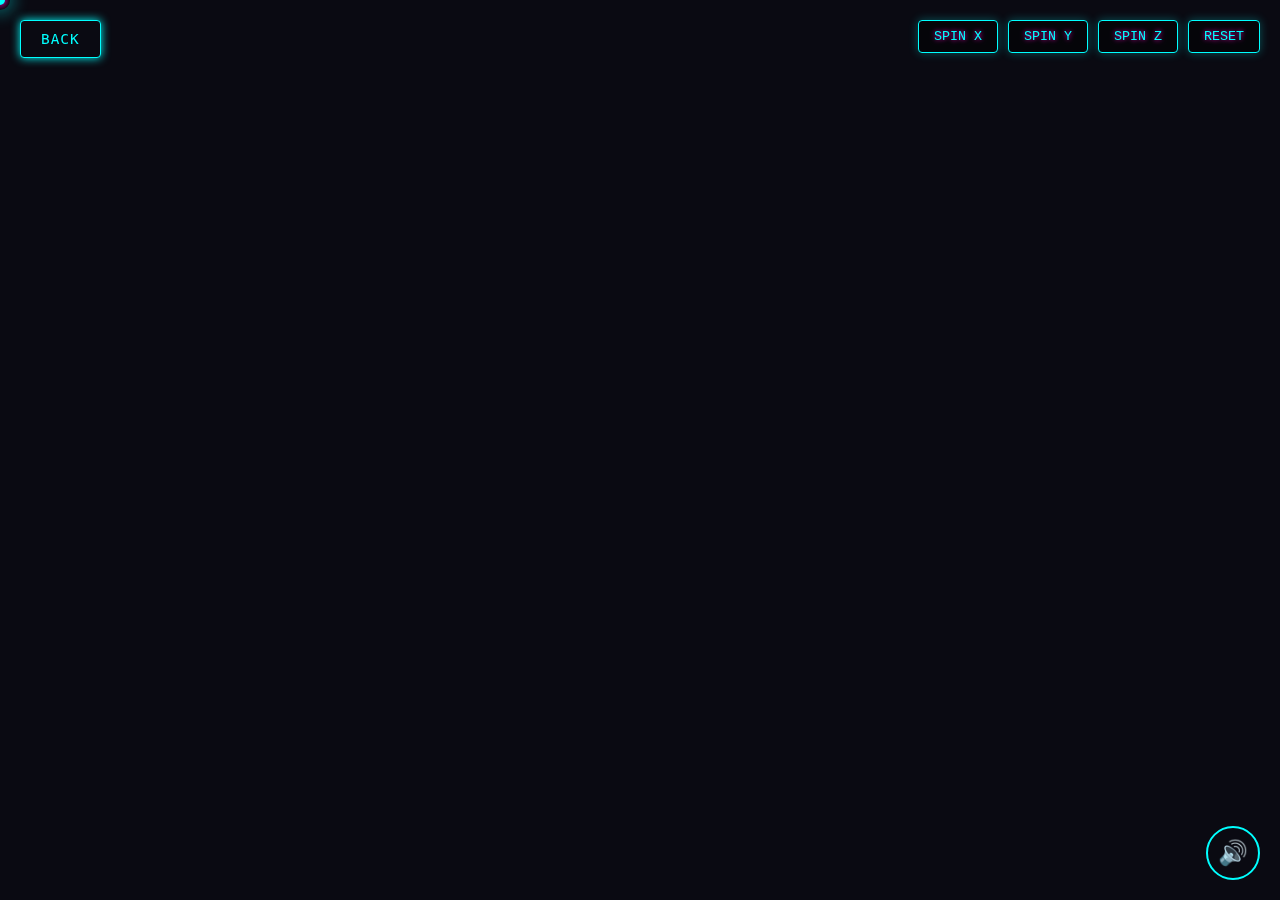
<file: torus.html>
<!DOCTYPE html>
<html lang="en">
<head>
  <meta name="apple-mobile-web-app-capable" content="yes">
  <meta name="apple-mobile-web-app-status-bar-style" content="black-translucent">
  <meta name="format-detection" content="telephone=no">
  <meta name="apple-touch-fullscreen" content="yes">
  <meta name="apple-mobile-web-app-title" content="StimVerse">
  <meta name="apple-mobile-web-app-orientations" content="portrait">
  <meta name="theme-color" content="#000000">
  <link rel="apple-touch-icon" href="icon.png">
  <link rel="apple-touch-startup-image" href="splash.png">
  <script>
    // iOS loading fixes
    window.addEventListener(load, function() {
      // Force layout recalculation
      document.body.style.display = none;
      document.body.offsetHeight;
      document.body.style.display = ;
      
      // Fix for iOS Safari 100vh issue
      function setAppHeight() {
        const doc = document.documentElement;
        doc.style.setProperty(--app-height, `${window.innerHeight}px`);
      }
      window.addEventListener(resize, setAppHeight);
      setAppHeight();
      
      // Fix for iOS Safari canvas rendering
      if (/iPad|iPhone|iPod/.test(navigator.userAgent) && !window.MSStream) {
        const canvas = document.querySelector(canvas);
        if (canvas) {
          const context = canvas.getContext(webgl) || canvas.getContext(2d);
          if (context) {
            context.clearRect(0, 0, canvas.width, canvas.height);
            context.drawImage(canvas, 0, 0);
          }
        }
      }
    });
  </script>
  <meta charset="UTF-8">
  <meta name="viewport" content="width=device-width, initial-scale=1.0, maximum-scale=1.0, user-scalable=no, viewport-fit=cover, minimal-ui">
  <title>StimVerse - Interactive Torus</title>
  <script>
    // iOS Safari specific fixes
    if (/iPad|iPhone|iPod/.test(navigator.userAgent) && !window.MSStream) {
      // Prevent double-tap zoom
      document.addEventListener(touchstart, function(e) {
        if (e.touches.length > 1) {
          e.preventDefault();
        }
      }, { passive: false });
      
      // Prevent elastic scrolling
      document.body.addEventListener(touchmove, function(e) {
        if (e.target.tagName === CANVAS) {
          e.preventDefault();
        }
      }, { passive: false });
      
      // Fix for iOS Safari canvas rendering
      function fixCanvasRendering() {
        const canvas = document.querySelector(canvas);
        if (canvas) {
          const context = canvas.getContext(webgl) || canvas.getContext(2d);
          if (context) {
            context.clearRect(0, 0, canvas.width, canvas.height);
            context.drawImage(canvas, 0, 0);
          }
        }
      }
      
      // Fix for iOS Safari orientation changes
      window.addEventListener(orientationchange, function() {
        setTimeout(function() {
          fixCanvasRendering();
          setAppHeight();
        }, 100);
      });
    }
  </script>
  <script src="sound-toggle.js"></script>
  <link rel="stylesheet" href="back-button.css">
  <style>
    :root {
      --safe-area-inset-top: env(safe-area-inset-top);
      --safe-area-inset-bottom: env(safe-area-inset-bottom);
      --safe-area-inset-left: env(safe-area-inset-left);
      --safe-area-inset-right: env(safe-area-inset-right);
    }
    * {
      -webkit-tap-highlight-color: transparent;
      -webkit-touch-callout: none;
      -webkit-user-select: none;
      -webkit-text-size-adjust: 100%;
      -webkit-overflow-scrolling: touch;
      -webkit-transform: translateZ(0);
      transform: translateZ(0);
      backface-visibility: hidden;
      perspective: 1000;
    }
    html, body {
      height: 100%;
      width: 100%;
      margin: 0;
      padding: 0;
      overflow: hidden;
      position: fixed;
      -webkit-overflow-scrolling: touch;
    }
    body {
      min-height: 100vh;
      min-height: -webkit-fill-available;
      padding: env(safe-area-inset-top) env(safe-area-inset-right) env(safe-area-inset-bottom) env(safe-area-inset-left);
      position: fixed;
      width: 100%;
      height: 100%;
      overflow: hidden;
      overscroll-behavior: none;
      -webkit-transform: translate3d(0,0,0);
      transform: translate3d(0,0,0);
    }
    @supports (-webkit-touch-callout: none) {
      body {
        min-height: -webkit-fill-available;
      }
    }
    canvas {
      touch-action: none;
      -webkit-transform: translateZ(0);
      transform: translateZ(0);
      backface-visibility: hidden;
      perspective: 1000;
      position: fixed;
      top: 0;
      left: 0;
      width: 100%;
      height: 100%;
    }
    :root {
      --neon-blue: #00ffff;
      --darker-bg: #0a0a12;
      --neon-white: #ffffff;
    }
    body {
      margin: 0;
      overflow: hidden;
      background-color: #0a0a12;
      cursor: none;
      font-family: 'Courier New', monospace;
      touch-action: none; /* Prevent default touch actions for better mobile drag */
      user-select: none; /* Prevent text selection while dragging */
    }
    
    #canvas-container {
      position: relative;
      width: 100vw;
      height: 100vh;
    }
    
    canvas {
      position: absolute;
      top: 0;
      left: 0;
    }
    
    .cursor {
      position: absolute;
      width: 20px;
      height: 20px;
      border-radius: 50%;
      background: radial-gradient(circle, rgba(255,0,204,0.8) 0%, rgba(0,204,255,0) 70%);
      transform: translate(-50%, -50%);
      pointer-events: none;
      z-index: 999;
      box-shadow: 0 0 15px 5px rgba(0, 255, 255, 0.3);
    }
    
    .cursor::after {
      content: "";
      position: absolute;
      width: 10px;
      height: 10px;
      border-radius: 50%;
      background-color: #00ffff;
      top: 5px;
      left: 5px;
    }
    
    .info {
      position: absolute;
      bottom: 20px;
      left: 20px;
      color: #00ffff;
      font-size: 12px;
      z-index: 100;
      opacity: 0.7;
      text-shadow: 0 0 5px #ff00cc;
    }
    
    .controls {
      position: absolute;
      bottom: 50px;
      left: 20px;
      color: #00ffff;
      font-size: 12px;
      z-index: 100;
      opacity: 0.7;
      text-shadow: 0 0 5px #ff00cc;
    }
    
    .control-buttons {
      position: absolute;
      top: 20px;
      right: 20px;
      display: flex;
      gap: 10px;
      z-index: 100;
    }
    
    .control-button {
      background: rgba(0, 0, 0, 0.5);
      border: 1px solid #00ffff;
      color: #00ffff;
      padding: 8px 15px;
      border-radius: 4px;
      cursor: pointer;
      font-family: 'Courier New', monospace;
      text-shadow: 0 0 5px #ff00cc;
      box-shadow: 0 0 10px rgba(0, 255, 255, 0.3);
      transition: all 0.3s;
    }
    
    .control-button:hover {
      background: rgba(0, 255, 255, 0.2);
      box-shadow: 0 0 15px rgba(255, 0, 204, 0.5);
    }
    
    .control-button.active {
      background: rgba(255, 0, 204, 0.2);
      box-shadow: 0 0 15px rgba(0, 255, 255, 0.5);
    }
  </style>
</head>
<body>
  <div class="grid"></div>
  <div class="scanline"></div>
  
  <a href="index.html" class="back-button">BACK</a>
  
  <div id="torus-container">
    <canvas id="scene"></canvas>
    <div class="cursor"></div>
    <div class="info">MOVE CURSOR TO INTERACT | DRAG TORUS TO REPOSITION | CLICK OUTSIDE TO CHANGE COLOR</div>
    <div class="controls">HOLD SHIFT WHILE DRAGGING TO CONTROL ROTATION</div>
    <div class="control-buttons">
      <button class="control-button" id="spin-x">SPIN X</button>
      <button class="control-button" id="spin-y">SPIN Y</button>
      <button class="control-button" id="spin-z">SPIN Z</button>
      <button class="control-button" id="reset-spin">RESET</button>
    </div>
  </div>

  <script>
    // Initialize variables
    const canvas = document.getElementById('scene');
    const ctx = canvas.getContext('2d');
    const cursor = document.querySelector('.cursor');
    
    // Set canvas dimensions
    canvas.width = window.innerWidth;
    canvas.height = window.innerHeight;
    
    // Dragging state
    let isDragging = false;
    let isRotating = false;
    let dragOffsetX = 0;
    let dragOffsetY = 0;
    let lastMouseX = 0;
    let lastMouseY = 0;
    
    // Shape properties
    let shape = {
      x: canvas.width / 2,
      y: canvas.height / 2,
      size: 120,
      velocityX: 2.5,
      velocityY: 2.0,
      rotationX: 0,
      rotationY: 0,
      rotationZ: 0,
      rotationVelocityX: 0,
      rotationVelocityY: 0,
      rotationVelocityZ: 0,
      autoRotateX: false,
      autoRotateY: false,
      autoRotateZ: false,
      vertices: [],
      edges: [],
      faces: [],
      colors: ['#ff00cc', '#00ffcc', '#ff00ff', '#00ccff'],
      currentColorScheme: 0,
      colorSchemes: [
        ['#ff00cc', '#00ffcc', '#ff00ff', '#00ccff'], // Default cyberpunk
        ['#ff6600', '#ffcc00', '#ff3300', '#ff9900'], // Orange fire
        ['#00ff66', '#33ff99', '#00cc33', '#66ffcc'], // Matrix green
        ['#9900ff', '#cc66ff', '#6600cc', '#cc33ff']  // Neon purple
      ]
    };
    
    // Mouse position
    let mouse = {
      x: canvas.width / 2,
      y: canvas.height / 2,
      influence: 0.08 // How much the mouse affects the shape
    };
    
    // Initialize 3D torus
    function initShape() {
      // Parameters for the torus
      const R = shape.size; // Major radius (distance from center of tube to center of torus)
      const r = shape.size / 3; // Minor radius (radius of the tube)
      const segments = 36; // Number of segments around the major radius
      const tubes = 18; // Number of segments around the minor radius
      
      // Create torus vertices
      for (let i = 0; i < segments; i++) {
        const theta = (i / segments) * Math.PI * 2;
        const cosTheta = Math.cos(theta);
        const sinTheta = Math.sin(theta);
        
        for (let j = 0; j < tubes; j++) {
          const phi = (j / tubes) * Math.PI * 2;
          const cosPhi = Math.cos(phi);
          const sinPhi = Math.sin(phi);
          
          // Calculate vertex position
          const x = (R + r * cosPhi) * cosTheta;
          const y = (R + r * cosPhi) * sinTheta;
          const z = r * sinPhi;
          
          // Add vertex
          shape.vertices.push({ x, y, z });
        }
      }
      
      // Create edges and faces
      for (let i = 0; i < segments; i++) {
        const nextI = (i + 1) % segments;
        
        for (let j = 0; j < tubes; j++) {
          const nextJ = (j + 1) % tubes;
          
          // Calculate vertex indices
          const current = i * tubes + j;
          const right = i * tubes + nextJ;
          const bottom = nextI * tubes + j;
          const bottomRight = nextI * tubes + nextJ;
          
          // Add edges
          shape.edges.push([current, right]);
          shape.edges.push([current, bottom]);
          
          // Add face
          shape.faces.push([current, right, bottomRight, bottom]);
        }
      }
    }
    
    // Project 3D point to 2D with perspective
    function project(point) {
      const focalLength = 300;
      const scale = focalLength / (focalLength + point.z);
      return {
        x: point.x * scale,
        y: point.y * scale,
        z: point.z,
        scale: scale // Keep scale for drawing size
      };
    }
    
    // Rotate a point in 3D space
    function rotatePoint(point, rotX, rotY, rotZ) {
      let x = point.x;
      let y = point.y;
      let z = point.z;
      
      // Rotate around X axis
      let cosX = Math.cos(rotX);
      let sinX = Math.sin(rotX);
      let y1 = y * cosX - z * sinX;
      let z1 = y * sinX + z * cosX;
      
      // Rotate around Y axis
      let cosY = Math.cos(rotY);
      let sinY = Math.sin(rotY);
      let x2 = x * cosY + z1 * sinY;
      let z2 = -x * sinY + z1 * cosY;
      
      // Rotate around Z axis
      let cosZ = Math.cos(rotZ);
      let sinZ = Math.sin(rotZ);
      let x3 = x2 * cosZ - y1 * sinZ;
      let y3 = x2 * sinZ + y1 * cosZ;
      
      return { x: x3, y: y3, z: z2 };
    }
    
    // Draw the shape
    function drawShape() {
      ctx.clearRect(0, 0, canvas.width, canvas.height);
      
      // Apply auto-rotation if enabled
      if (shape.autoRotateX) {
        shape.rotationX += 0.01;
      }
      if (shape.autoRotateY) {
        shape.rotationY += 0.01;
      }
      if (shape.autoRotateZ) {
        shape.rotationZ += 0.01;
      }
      
      // Apply rotation velocity
      shape.rotationX += shape.rotationVelocityX;
      shape.rotationY += shape.rotationVelocityY;
      shape.rotationZ += shape.rotationVelocityZ;
      
      // Dampen rotation velocity when not rotating
      if (!isRotating) {
        shape.rotationVelocityX *= 0.95;
        shape.rotationVelocityY *= 0.95;
        shape.rotationVelocityZ *= 0.95;
      }
      
      // Only move shape based on velocity if not being dragged
      if (!isDragging) {
        shape.x += shape.velocityX;
        shape.y += shape.velocityY;
        
        // Bounce off walls
        if (shape.x < shape.size * 1.5 || shape.x > canvas.width - shape.size * 1.5) {
          shape.velocityX *= -1;
          // Add a random jitter to velocity
          shape.velocityX += (Math.random() - 0.5) * 0.5;
          
          // Add a small vibration on wall bounce
          if (navigator.vibrate) {
            navigator.vibrate(20);
          }
        }
        
        if (shape.y < shape.size * 1.5 || shape.y > canvas.height - shape.size * 1.5) {
          shape.velocityY *= -1;
          // Add a random jitter to velocity
          shape.velocityY += (Math.random() - 0.5) * 0.5;
          
          // Add a small vibration on wall bounce
          if (navigator.vibrate) {
            navigator.vibrate(20);
          }
        }
        
        // Keep velocity in reasonable range
        shape.velocityX = Math.max(-4, Math.min(4, shape.velocityX));
        shape.velocityY = Math.max(-4, Math.min(4, shape.velocityY));
        
        // Attract to mouse position when not dragging
        const mouseAttractX = (mouse.x - shape.x) * mouse.influence;
        const mouseAttractY = (mouse.y - shape.y) * mouse.influence;
        shape.velocityX += mouseAttractX;
        shape.velocityY += mouseAttractY;
      }
      
      // Calculate rotated and projected points
      const transformedVertices = shape.vertices.map(vertex => {
        const rotated = rotatePoint(
          vertex, 
          shape.rotationX, 
          shape.rotationY, 
          shape.rotationZ
        );
        
        const projected = project(rotated);
        
        return {
          x: projected.x + shape.x,
          y: projected.y + shape.y,
          z: rotated.z,
          scale: projected.scale
        };
      });
      
      // Sort faces by z-depth for proper rendering (painter's algorithm)
      const sortedFaces = [...shape.faces].map((face, index) => {
        // Calculate average z value of face
        const avgZ = face.reduce((sum, vertexIndex) => {
          return sum + transformedVertices[vertexIndex].z;
        }, 0) / face.length;
        
        return { face, avgZ, index };
      }).sort((a, b) => a.avgZ - b.avgZ);
      
      // Draw faces with gradients
      sortedFaces.forEach((faceData, i) => {
        const { face, index } = faceData;
        
        if (face.length < 3) return; // Skip invalid faces
        
        ctx.beginPath();
        
        // Move to first vertex
        ctx.moveTo(
          transformedVertices[face[0]].x, 
          transformedVertices[face[0]].y
        );
        
        // Draw lines to other vertices
        for (let j = 1; j < face.length; j++) {
          ctx.lineTo(
            transformedVertices[face[j]].x, 
            transformedVertices[face[j]].y
          );
        }
        
        ctx.closePath();
        
        // Create gradient for this face
        const gradX = transformedVertices[face[0]].x;
        const gradY = transformedVertices[face[0]].y;
        const gradRadius = shape.size * Math.max(0.5, transformedVertices[face[0]].scale);
        
        const gradient = ctx.createRadialGradient(
          gradX, gradY, 0,
          gradX, gradY, gradRadius
        );
        
        const colors = shape.colorSchemes[shape.currentColorScheme];
        const colorIndex1 = index % colors.length;
        const colorIndex2 = (index + 2) % colors.length;
        
        // Add pulse effect to the colors
        const time = Date.now() / 1000;
        const pulse = (Math.sin(time * 3) + 1) / 2;
        
        gradient.addColorStop(0, colors[colorIndex1]);
        gradient.addColorStop(1, colors[colorIndex2]);
        
        ctx.fillStyle = gradient;
        ctx.fill();
        
        // Edge glow effect
        ctx.strokeStyle = colors[(colorIndex1 + 1) % colors.length];
        ctx.lineWidth = 1 + pulse;
        ctx.stroke();
      });
      
      // Draw energy flow around the torus
      const time = Date.now() / 1000;
      
      // Draw energy particles around the torus
      const colors = shape.colorSchemes[shape.currentColorScheme];
      const particleCount = 12;
      
      for (let i = 0; i < particleCount; i++) {
        // Calculate position along a path on the torus surface
        const angle = ((time * 0.5) + (i / particleCount) * Math.PI * 2) % (Math.PI * 2);
        
        // Convert to position on major circle of torus
        const segmentIndex = Math.floor((angle / (Math.PI * 2)) * shape.vertices.length / 18) * 18;
        const vertexIndex = segmentIndex + Math.floor(i % 18);
        
        if (vertexIndex < transformedVertices.length) {
          const transformedVertex = transformedVertices[vertexIndex];
          
          // Draw the energy particle
          const particleSize = 4 + Math.sin(time * 3 + i) * 2;
          
          ctx.beginPath();
          ctx.arc(transformedVertex.x, transformedVertex.y, particleSize, 0, Math.PI * 2);
          
          const particleGradient = ctx.createRadialGradient(
            transformedVertex.x, transformedVertex.y, 0,
            transformedVertex.x, transformedVertex.y, particleSize * 2
          );
          
          particleGradient.addColorStop(0, colors[i % colors.length]);
          particleGradient.addColorStop(0.5, colors[(i + 1) % colors.length] + '80');
          particleGradient.addColorStop(1, 'rgba(0, 0, 0, 0)');
          
          ctx.fillStyle = particleGradient;
          ctx.fill();
        }
      }
      
      // Draw glow effect
      ctx.beginPath();
      ctx.arc(shape.x, shape.y, shape.size * 1.5, 0, Math.PI * 2);
      
      const glowGradient = ctx.createRadialGradient(
        shape.x, shape.y, shape.size,
        shape.x, shape.y, shape.size * 2
      );
      
      glowGradient.addColorStop(0, 'rgba(0, 255, 255, 0.2)');
      glowGradient.addColorStop(0.5, 'rgba(255, 0, 204, 0.1)');
      glowGradient.addColorStop(1, 'rgba(0, 0, 0, 0)');
      
      ctx.fillStyle = glowGradient;
      ctx.fill();
    }
    
    // Add controls for rotation
    document.getElementById('spin-x').addEventListener('click', function() {
      this.classList.toggle('active');
      shape.autoRotateX = !shape.autoRotateX;
    });
    
    document.getElementById('spin-y').addEventListener('click', function() {
      this.classList.toggle('active');
      shape.autoRotateY = !shape.autoRotateY;
    });
    
    document.getElementById('spin-z').addEventListener('click', function() {
      this.classList.toggle('active');
      shape.autoRotateZ = !shape.autoRotateZ;
    });
    
    document.getElementById('reset-spin').addEventListener('click', function() {
      shape.rotationX = 0;
      shape.rotationY = 0;
      shape.rotationZ = 0;
      shape.rotationVelocityX = 0;
      shape.rotationVelocityY = 0;
      shape.rotationVelocityZ = 0;
      shape.autoRotateX = false;
      shape.autoRotateY = false;
      shape.autoRotateZ = false;
      document.getElementById('spin-x').classList.remove('active');
      document.getElementById('spin-y').classList.remove('active');
      document.getElementById('spin-z').classList.remove('active');
    });
    
    // Handle mouse movement
    document.addEventListener('mousemove', (e) => {
      const currentMouseX = e.clientX;
      const currentMouseY = e.clientY;
      
      mouse.x = currentMouseX;
      mouse.y = currentMouseY;
      
      // Update custom cursor position
      cursor.style.left = `${currentMouseX}px`;
      cursor.style.top = `${currentMouseY}px`;
      
      // Calculate mouse movement delta
      const deltaX = currentMouseX - lastMouseX;
      const deltaY = currentMouseY - lastMouseY;
      
      // Update last mouse position
      lastMouseX = currentMouseX;
      lastMouseY = currentMouseY;
      
      // If dragging, update shape position directly
      if (isDragging) {
        if (e.shiftKey || isRotating) {
          // In rotation mode
          isRotating = true;
          
          // Apply rotation based on mouse movement
          shape.rotationVelocityY = deltaX * 0.005;
          shape.rotationVelocityX = deltaY * 0.005;
        } else {
          // In position mode
          shape.x = currentMouseX - dragOffsetX;
          shape.y = currentMouseY - dragOffsetY;
          
          // Stop automatic movement while dragging
          shape.velocityX = 0;
          shape.velocityY = 0;
        }
      } else {
        // Normal cursor behavior when not dragging
        // Increase cursor size based on proximity to shape
        const dx = currentMouseX - shape.x;
        const dy = currentMouseY - shape.y;
        const distance = Math.sqrt(dx * dx + dy * dy);
        
        if (distance < shape.size * 2) {
          const scale = 1 + (1 - distance / (shape.size * 2)) * 1.5;
          cursor.style.transform = `translate(-50%, -50%) scale(${scale})`;
          
          // Change cursor style when hoverable
          if (distance < shape.size * 1.5) {
            document.body.style.cursor = 'grab';
            cursor.style.opacity = '0.7';
          } else {
            document.body.style.cursor = 'none';
            cursor.style.opacity = '1';
          }
        } else {
          cursor.style.transform = 'translate(-50%, -50%) scale(1)';
          document.body.style.cursor = 'none';
          cursor.style.opacity = '1';
        }
      }
    });
    
    // Handle mousedown for drag start
    document.addEventListener('mousedown', (e) => {
      const dx = e.clientX - shape.x;
      const dy = e.clientY - shape.y;
      const distance = Math.sqrt(dx * dx + dy * dy);
      
      // Initialize last mouse position
      lastMouseX = e.clientX;
      lastMouseY = e.clientY;
      
      // Only start dragging if click is within the shape
      if (distance < shape.size * 1.5) {
        isDragging = true;
        dragOffsetX = dx;
        dragOffsetY = dy;
        document.body.style.cursor = e.shiftKey ? 'move' : 'grabbing';
        
        // If shift is held, we're rotating
        isRotating = e.shiftKey;
        
        // Trigger vibration feedback
        if (navigator.vibrate) {
          navigator.vibrate(50);
        }
      } else {
        // Change color scheme on regular clicks outside the shape
        shape.currentColorScheme = (shape.currentColorScheme + 1) % shape.colorSchemes.length;
        
        // Trigger vibration if supported by the device
        if (navigator.vibrate) {
          // Vibrate with a pattern: 100ms on, 50ms off, 200ms on
          navigator.vibrate([100, 50, 200]);
        }
      }
    });
    
    // Handle key down for shift key
    document.addEventListener('keydown', (e) => {
      if (e.key === 'Shift' && isDragging) {
        isRotating = true;
        document.body.style.cursor = 'move';
      }
    });
    
    // Handle key up for shift key
    document.addEventListener('keyup', (e) => {
      if (e.key === 'Shift' && isDragging) {
        isRotating = false;
        document.body.style.cursor = 'grabbing';
      }
    });
    
    // Handle mouseup to end dragging
    document.addEventListener('mouseup', () => {
      if (isDragging) {
        isDragging = false;
        isRotating = false;
        document.body.style.cursor = 'none';
        
        // Give shape a small random velocity when released
        if (!isRotating) {
          shape.velocityX = (Math.random() - 0.5) * 4;
          shape.velocityY = (Math.random() - 0.5) * 4;
        }
        
        // Small vibration on release
        if (navigator.vibrate) {
          navigator.vibrate(30);
        }
      }
    });
    
    // Handle window resize
    window.addEventListener('resize', () => {
      canvas.width = window.innerWidth;
      canvas.height = window.innerHeight;
      
      // Reset shape position
      shape.x = canvas.width / 2;
      shape.y = canvas.height / 2;
    });
    
    // Add touch support for mobile devices
    document.addEventListener('touchmove', (e) => {
      e.preventDefault(); // Prevent scrolling
      
      if (e.touches.length > 0) {
        const touch = e.touches[0];
        const currentTouchX = touch.clientX;
        const currentTouchY = touch.clientY;
        
        mouse.x = currentTouchX;
        mouse.y = currentTouchY;
        
        // Update custom cursor position
        cursor.style.left = `${currentTouchX}px`;
        cursor.style.top = `${currentTouchY}px`;
        
        // Calculate touch movement delta
        const deltaX = currentTouchX - lastMouseX;
        const deltaY = currentTouchY - lastMouseY;
        
        // Update last touch position
        lastMouseX = currentTouchX;
        lastMouseY = currentTouchY;
        
        // If dragging, update shape position directly
        if (isDragging) {
          // For touch, use two fingers for rotation (simplifying to just detect multiple touches)
          if (e.touches.length >= 2 || isRotating) {
            // In rotation mode
            isRotating = true;
            
            // Apply rotation based on touch movement
            shape.rotationVelocityY = deltaX * 0.005;
            shape.rotationVelocityX = deltaY * 0.005;
          } else {
            // In position mode
            shape.x = currentTouchX - dragOffsetX;
            shape.y = currentTouchY - dragOffsetY;
            
            // Stop automatic movement while dragging
            shape.velocityX = 0;
            shape.velocityY = 0;
          }
        }
      }
    }, { passive: false });
    
    document.addEventListener('touchstart', (e) => {
      if (e.touches.length > 0) {
        const touch = e.touches[0];
        
        const dx = touch.clientX - shape.x;
        const dy = touch.clientY - shape.y;
        const distance = Math.sqrt(dx * dx + dy * dy);
        
        // Initialize last touch position
        lastMouseX = touch.clientX;
        lastMouseY = touch.clientY;
        
        // Only start dragging if touch is within the shape
        if (distance < shape.size * 1.5) {
          isDragging = true;
          dragOffsetX = dx;
          dragOffsetY = dy;
          
          // If multiple touches, we're rotating
          isRotating = e.touches.length >= 2;
          
          // Trigger vibration feedback
          if (navigator.vibrate) {
            navigator.vibrate(50);
          }
        } else {
          // Change color scheme on regular touches outside the shape
          shape.currentColorScheme = (shape.currentColorScheme + 1) % shape.colorSchemes.length;
          
          // Trigger vibration if supported by the device
          if (navigator.vibrate) {
            // Vibrate with a pattern: 100ms on, 50ms off, 200ms on
            navigator.vibrate([100, 50, 200]);
          }
        }
      }
    }, { passive: false });
    
    document.addEventListener('touchend', () => {
      if (isDragging) {
        isDragging = false;
        isRotating = false;
        
        // Give shape a small random velocity when released
        if (!isRotating) {
          shape.velocityX = (Math.random() - 0.5) * 4;
          shape.velocityY = (Math.random() - 0.5) * 4;
        }
        
        // Small vibration on release
        if (navigator.vibrate) {
          navigator.vibrate(30);
        }
      }
    });
    
    // Animation loop
    function animate() {
      drawShape();
      requestAnimationFrame(animate);
    }
    
    // Initialize and start animation
    initShape();
    animate();
  </script>
</body>
</html>
</file>
<file: back-button.css>
.back-button {
  position: fixed;
  top: 20px;
  left: 20px;
  padding: 10px 20px;
  background-color: var(--darker-bg);
  color: var(--neon-blue);
  border: 1px solid var(--neon-blue);
  border-radius: 4px;
  font-family: 'Share Tech Mono', monospace;
  font-size: 0.9rem;
  text-decoration: none;
  text-transform: uppercase;
  letter-spacing: 1px;
  transition: all 0.3s ease;
  z-index: 1000;
  box-shadow: 0 0 10px var(--neon-blue);
}

.back-button:hover {
  background-color: var(--neon-white);
  color: var(--darker-bg);
  box-shadow: 0 0 15px var(--neon-white);
  transform: translateY(-2px);
}

.back-button:active {
  transform: translateY(0);
}
</file>
